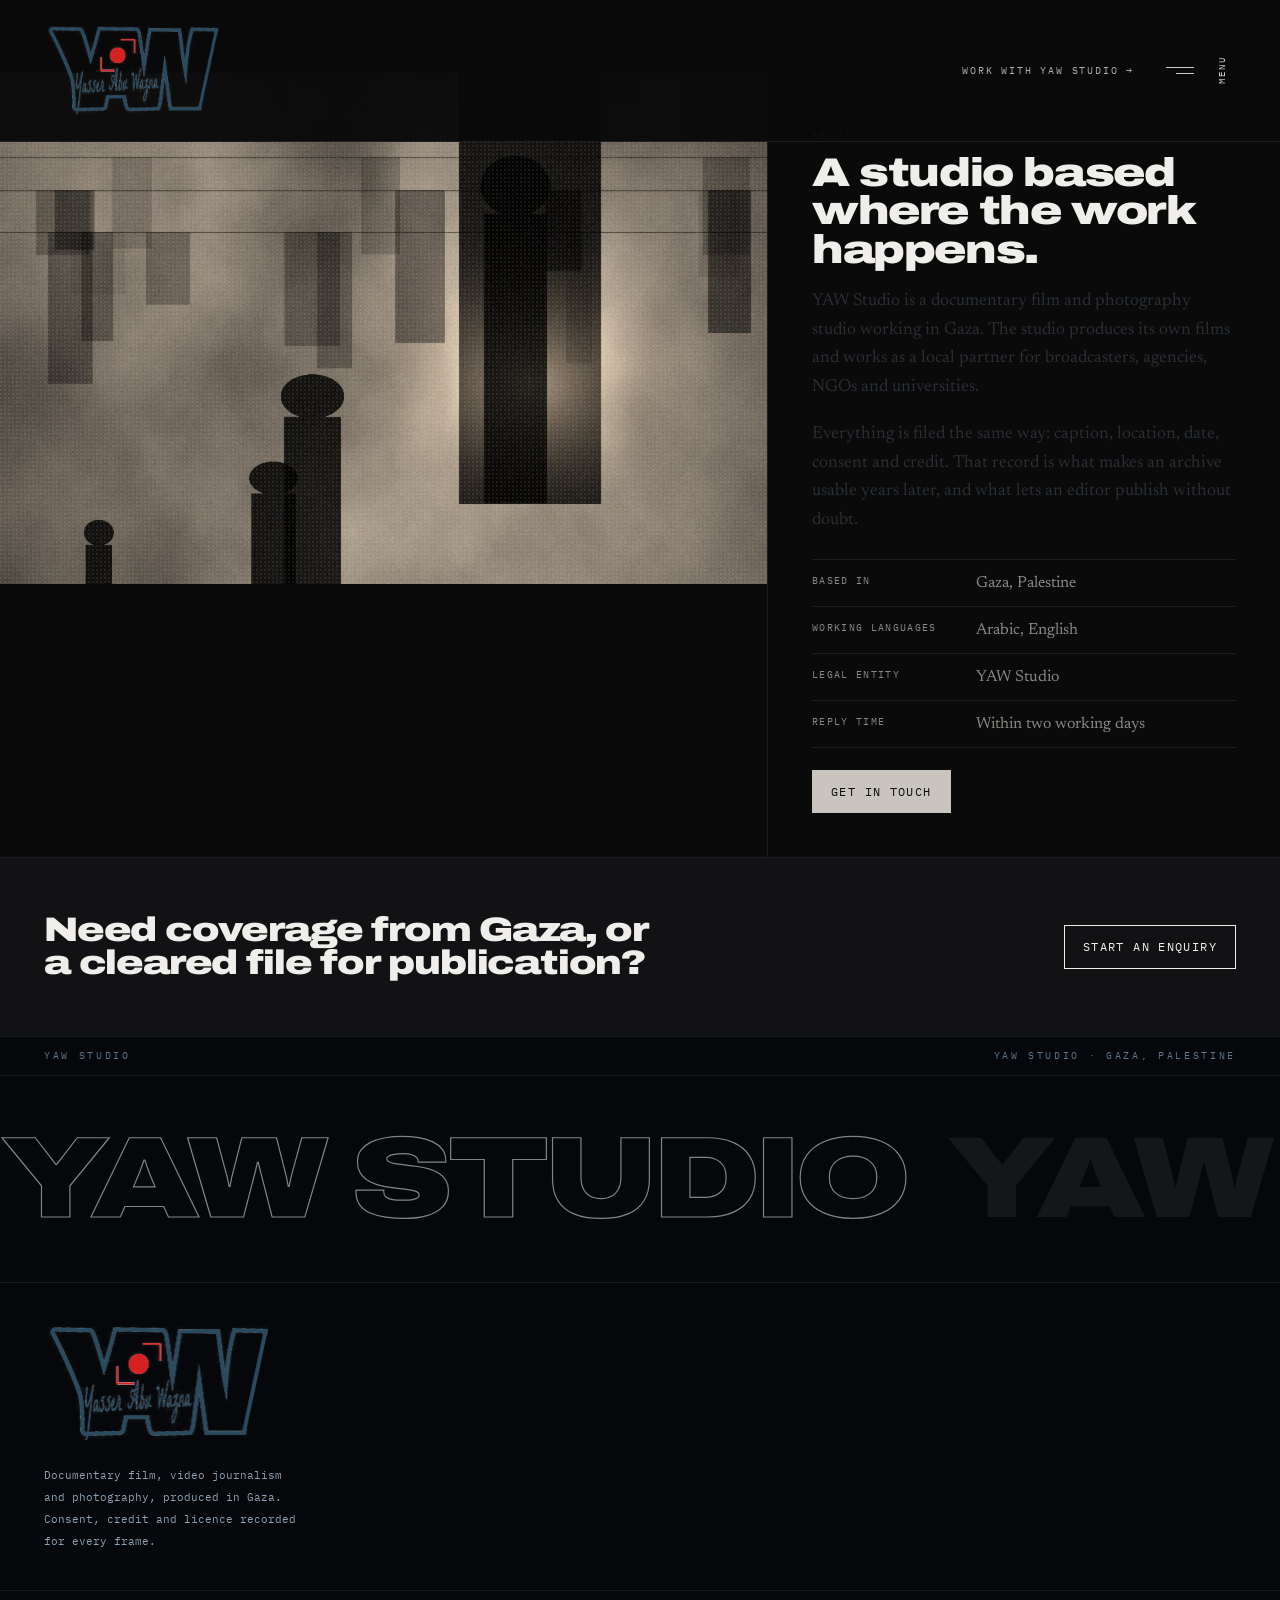
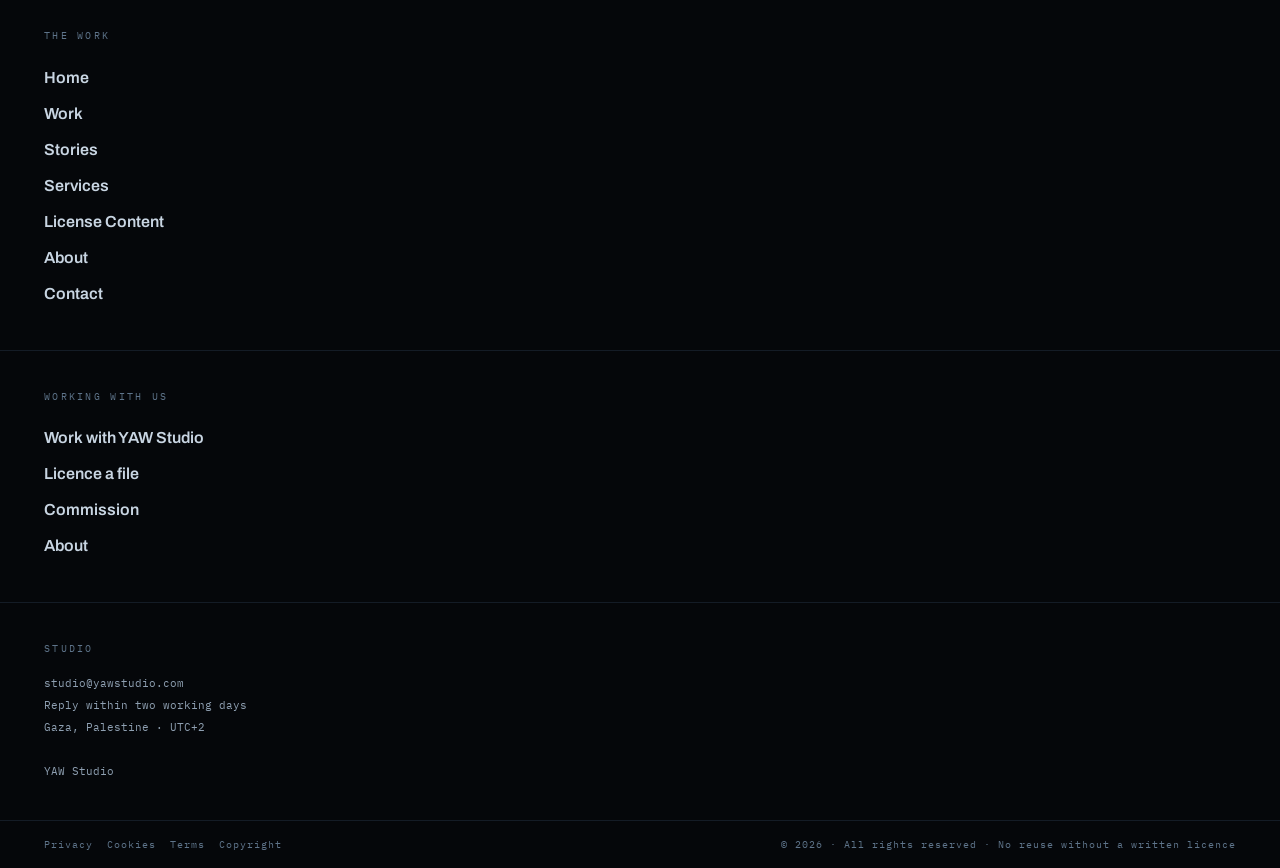
<file: about.html>
<!doctype html>
<html lang="en">
<head>
<meta charset="utf-8">
<meta name="viewport" content="width=device-width, initial-scale=1">
<title>About &mdash; YAW STUDIO</title>
<meta name="description" content="YAW Studio is a documentary film and photography studio based in Gaza.">
<meta property="og:title" content="About — YAW STUDIO">
<meta property="og:description" content="YAW Studio is a documentary film and photography studio based in Gaza.">
<meta property="og:type" content="website">
<link rel="preconnect" href="https://fonts.googleapis.com"><link rel="preconnect" href="https://fonts.gstatic.com" crossorigin><link href="https://fonts.googleapis.com/css2?family=Archivo:ital,wdth,wght@0,62..125,100..900;1,62..125,100..900&family=IBM+Plex+Mono:wght@400;500&family=Newsreader:ital,opsz,wght@0,6..72,200..700;1,6..72,200..600&display=swap" rel="stylesheet">
<link rel="icon" href="assets/logo/favicon-512.png">
<link rel="apple-touch-icon" href="assets/logo/favicon-512.png">
<link rel="stylesheet" href="assets/style.css">
<link rel="stylesheet" href="assets/home.css">
</head>
<body>
<a class="skip" href="#main">Skip to content</a>
<header class="hdr">
  <a class="brand" href="index.html" aria-label="YAW STUDIO — home">
    <img class="mark" src="assets/logo/yaw-logo-ink.png" alt="" aria-hidden="true" width="924" height="458">
  </a>
  <div class="hdr-actions">
    <a class="hdr-cta" href="contact.html">Work with YAW Studio &rarr;</a>
    <button class="menu-btn" id="menuBtn" type="button" aria-expanded="false" aria-controls="menuRoom" aria-label="Open menu">
      <span class="menu-frame"><span class="menu-line"></span><span class="menu-line short"></span><span class="menu-tag">Menu</span></span>
    </button>
  </div>
  <nav aria-label="Main" hidden><a href="index.html">Home</a><a href="work.html">Work</a><a href="story.html">Stories</a><a href="services.html">Services</a><a href="licensing.html">License Content</a><a href="about.html" aria-current="page">About</a><a href="contact.html">Contact</a></nav>
</header>
<div class="overlay" id="menuRoom" aria-hidden="true">
  <div class="sweep"></div>
  <div class="top">
    <img  src="assets/logo/yaw-logo-ink.png" alt="" aria-hidden="true" width="924" height="458">
    <button class="close" id="menuClose" type="button">Close &times;</button>
  </div>
  <div class="list"><a href="index.html" data-i="0"><span class="k">01</span><span class="w"><b>Home</b></span><span class="d">YAW Studio &middot; Gaza</span></a><a href="work.html" data-i="1"><span class="k">02</span><span class="w"><b>Work</b></span><span class="d">Photography &middot; frames</span></a><a href="story.html" data-i="2"><span class="k">03</span><span class="w"><b>Stories</b></span><span class="d">Reported &middot; written &middot; photographed</span></a><a href="services.html" data-i="3"><span class="k">04</span><span class="w"><b>Services</b></span><span class="d">Commission &middot; production</span></a><a href="licensing.html" data-i="4"><span class="k">05</span><span class="w"><b>License Content</b></span><span class="d">Cleared stills &amp; footage</span></a><a href="about.html" data-i="5"><span class="k">06</span><span class="w"><b>About</b></span><span class="d">YAW Studio &middot; Gaza</span></a><a href="contact.html" data-i="6"><span class="k">07</span><span class="w"><b>Contact</b></span><span class="d">Discovery &middot; enquiries</span></a></div>
  <div class="view"><div class="lay on"><div class="ph"><img src="images/hero-main.jpg" alt="Home" loading="lazy"></div></div><div class="lay"><div class="ph c"><img src="images/frame-03.jpg" alt="Work" loading="lazy"></div></div><div class="lay"><div class="ph b"><img src="images/story-01.jpg" alt="Stories" loading="lazy"></div></div><div class="lay"><div class="ph"><img src="images/w04.jpg" alt="Services" loading="lazy"></div></div><div class="lay"><div class="ph d"><img src="images/frame-01.jpg" alt="License Content" loading="lazy"></div></div><div class="lay"><div class="ph c"><img src="images/portrait.jpg" alt="About" loading="lazy"></div></div><div class="lay"><div class="ph b"><img src="images/film-04.jpg" alt="Contact" loading="lazy"></div></div></div>
  <div class="foot"><span>YAW Studio</span>
  <span>studio@yawstudio.com</span><span>Gaza, Palestine</span></div>
</div>
<main id="main">
<div class="story">
  <div class="col-a">
    <div class="ph c"><img src="images/portrait.jpg" alt="Portrait — YAW Studio" loading="lazy"></div>
  </div>
  <div class="col-b">
    <p class="eyebrow" style="color:var(--signal)">About</p>
    <h1 class="disp">A studio based where the work happens.</h1>
    <p style="font-family:var(--read);font-size:17.5px;line-height:1.65;color:#2A2F34">
      YAW Studio is a documentary film and photography studio working in Gaza.
      The studio produces its own films and works as a local partner for broadcasters, agencies, NGOs and universities.</p>
    <p style="font-family:var(--read);font-size:17.5px;line-height:1.65;color:#2A2F34;margin-top:16px">
      Everything is filed the same way: caption, location, date, consent and credit. That record is what makes an archive
      usable years later, and what lets an editor publish without doubt.</p>
    <dl class="facts">
      <div><dt>Based in</dt><dd>Gaza, Palestine</dd></div>
      <div><dt>Working languages</dt><dd>Arabic, English</dd></div>
      <div><dt>Legal entity</dt><dd>YAW Studio</dd></div>
      <div><dt>Reply time</dt><dd>Within two working days</dd></div>
    </dl>
    <div class="btnrow" style="padding:22px 0 0">
      <a class="btn fill" href="contact.html">Get in touch</a>
    </div>
  </div>
</div>

<section class="band">
  <h2 class="disp">Need coverage from Gaza, or a cleared file for publication?</h2>
  <a class="btn" href="contact.html">Start an enquiry</a>
</section>
</main>
<footer class="endcard">
  <div class="slateline">
    <span>YAW STUDIO</span>
    <span>YAW Studio &middot; Gaza, Palestine</span>
    <span class="tc2"></span>
  </div>
  <div class="roll"><div class="rn">
    <span>YAW STUDIO</span><span>YAW STUDIO</span><span>YAW STUDIO</span><span>YAW STUDIO</span><span>YAW STUDIO</span><span>YAW STUDIO</span><span>YAW STUDIO</span><span>YAW STUDIO</span>
  </div></div>
  <div class="cols">
    <div class="cell">
      <img class="lock" src="assets/logo/yaw-logo-ink.png" alt="YAW STUDIO" width="924" height="458">
      <p>Documentary film, video journalism<br>and photography, produced in Gaza.<br>Consent, credit and licence recorded<br>for every frame.</p>
    </div>
    <div class="cell"><h4>The work</h4>
      <a href="index.html">Home</a><a href="work.html">Work</a>
      <a href="story.html">Stories</a><a href="services.html">Services</a>
      <a href="licensing.html">License Content</a><a href="about.html">About</a>
      <a href="contact.html">Contact</a></div>
    <div class="cell"><h4>Working with us</h4>
      <a href="contact.html">Work with YAW Studio</a><a href="licensing.html">Licence a file</a>
      <a href="services.html">Commission</a><a href="about.html">About</a></div>
    <div class="cell"><h4>Studio</h4>
      <p>studio@yawstudio.com<br>Reply within two working days<br>Gaza, Palestine &middot; UTC+2<br><br>
      YAW Studio</p></div>
  </div>
  <div class="base">
    <div><a href="legal.html#privacy">Privacy</a><a href="legal.html#cookies">Cookies</a><a href="legal.html#terms">Terms</a><a href="legal.html#copyright">Copyright</a></div>
    <div>&copy; 2026 &middot; All rights reserved &middot; No reuse without a written licence</div>
  </div>
</footer>
<script src="assets/site.js"></script>
<script src="assets/site.js"></script>
<script src="assets/site.js"></script>
</body>
</html>
</file>
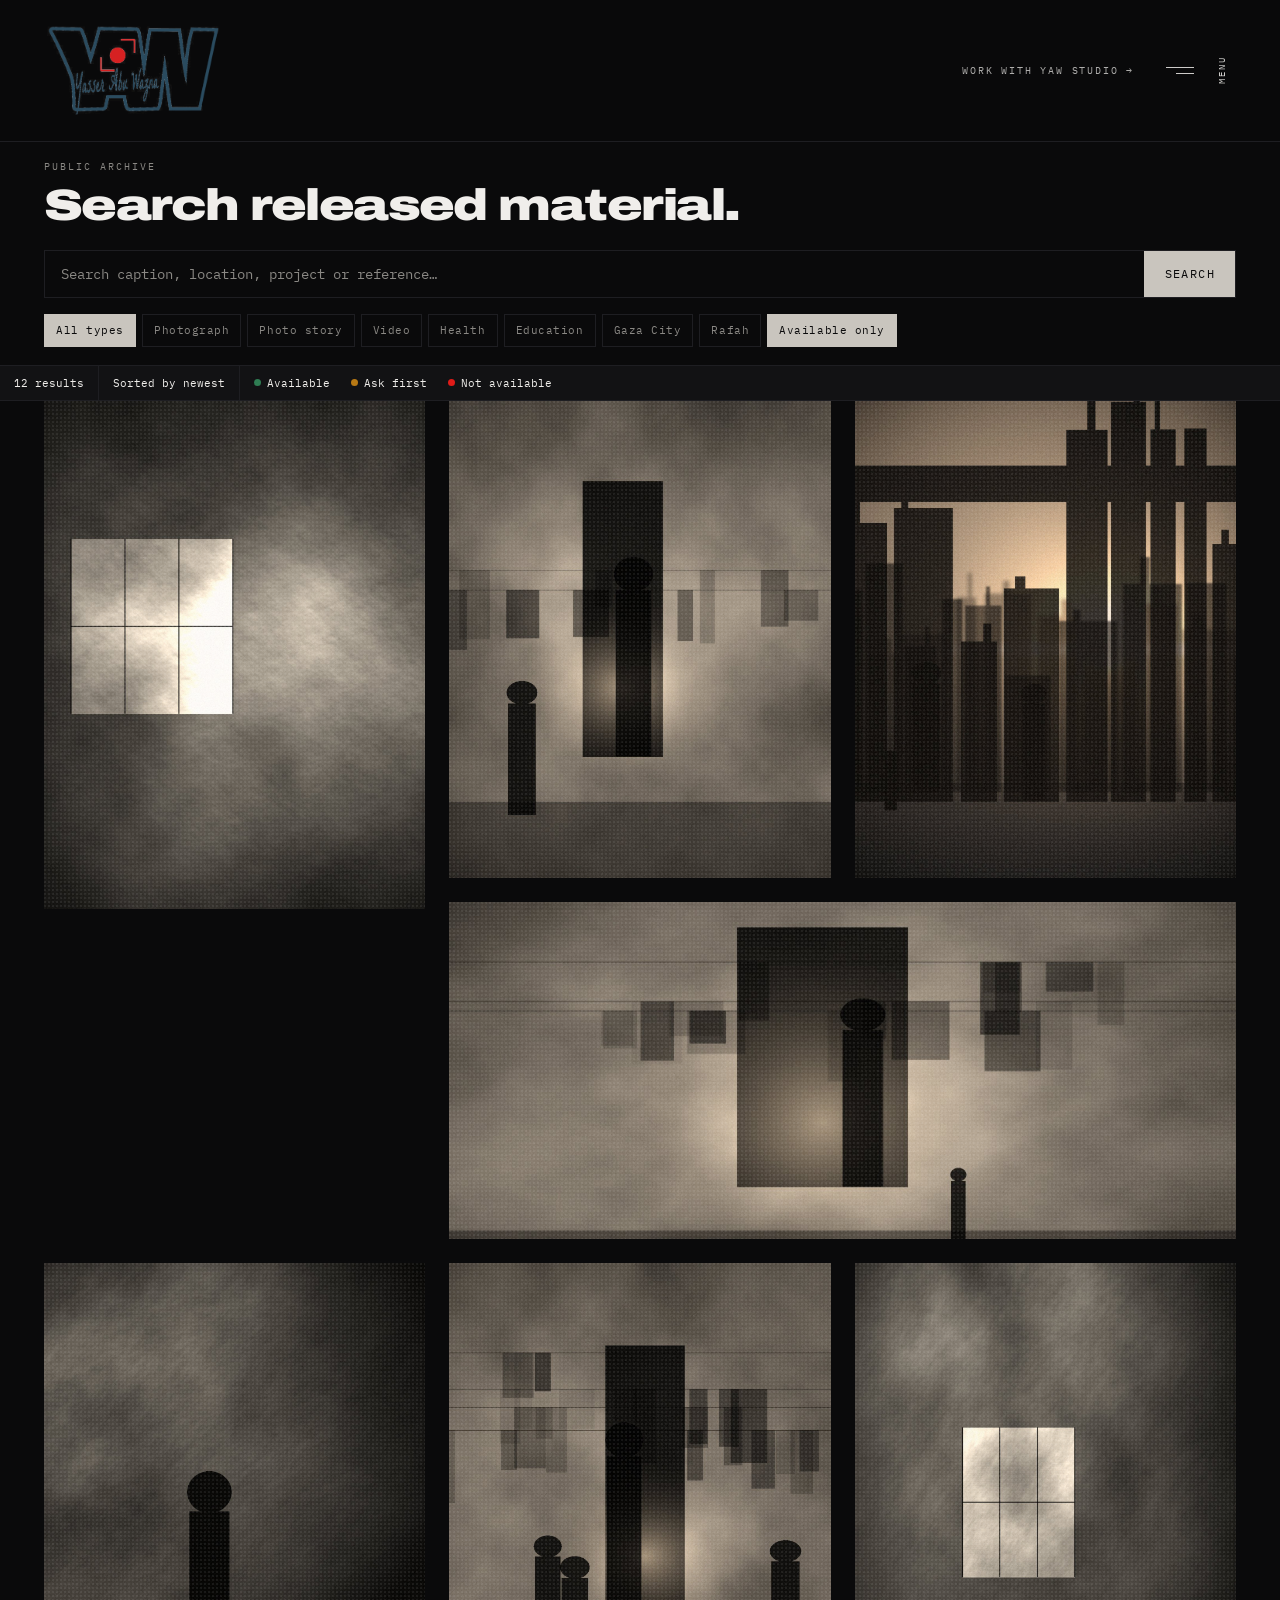
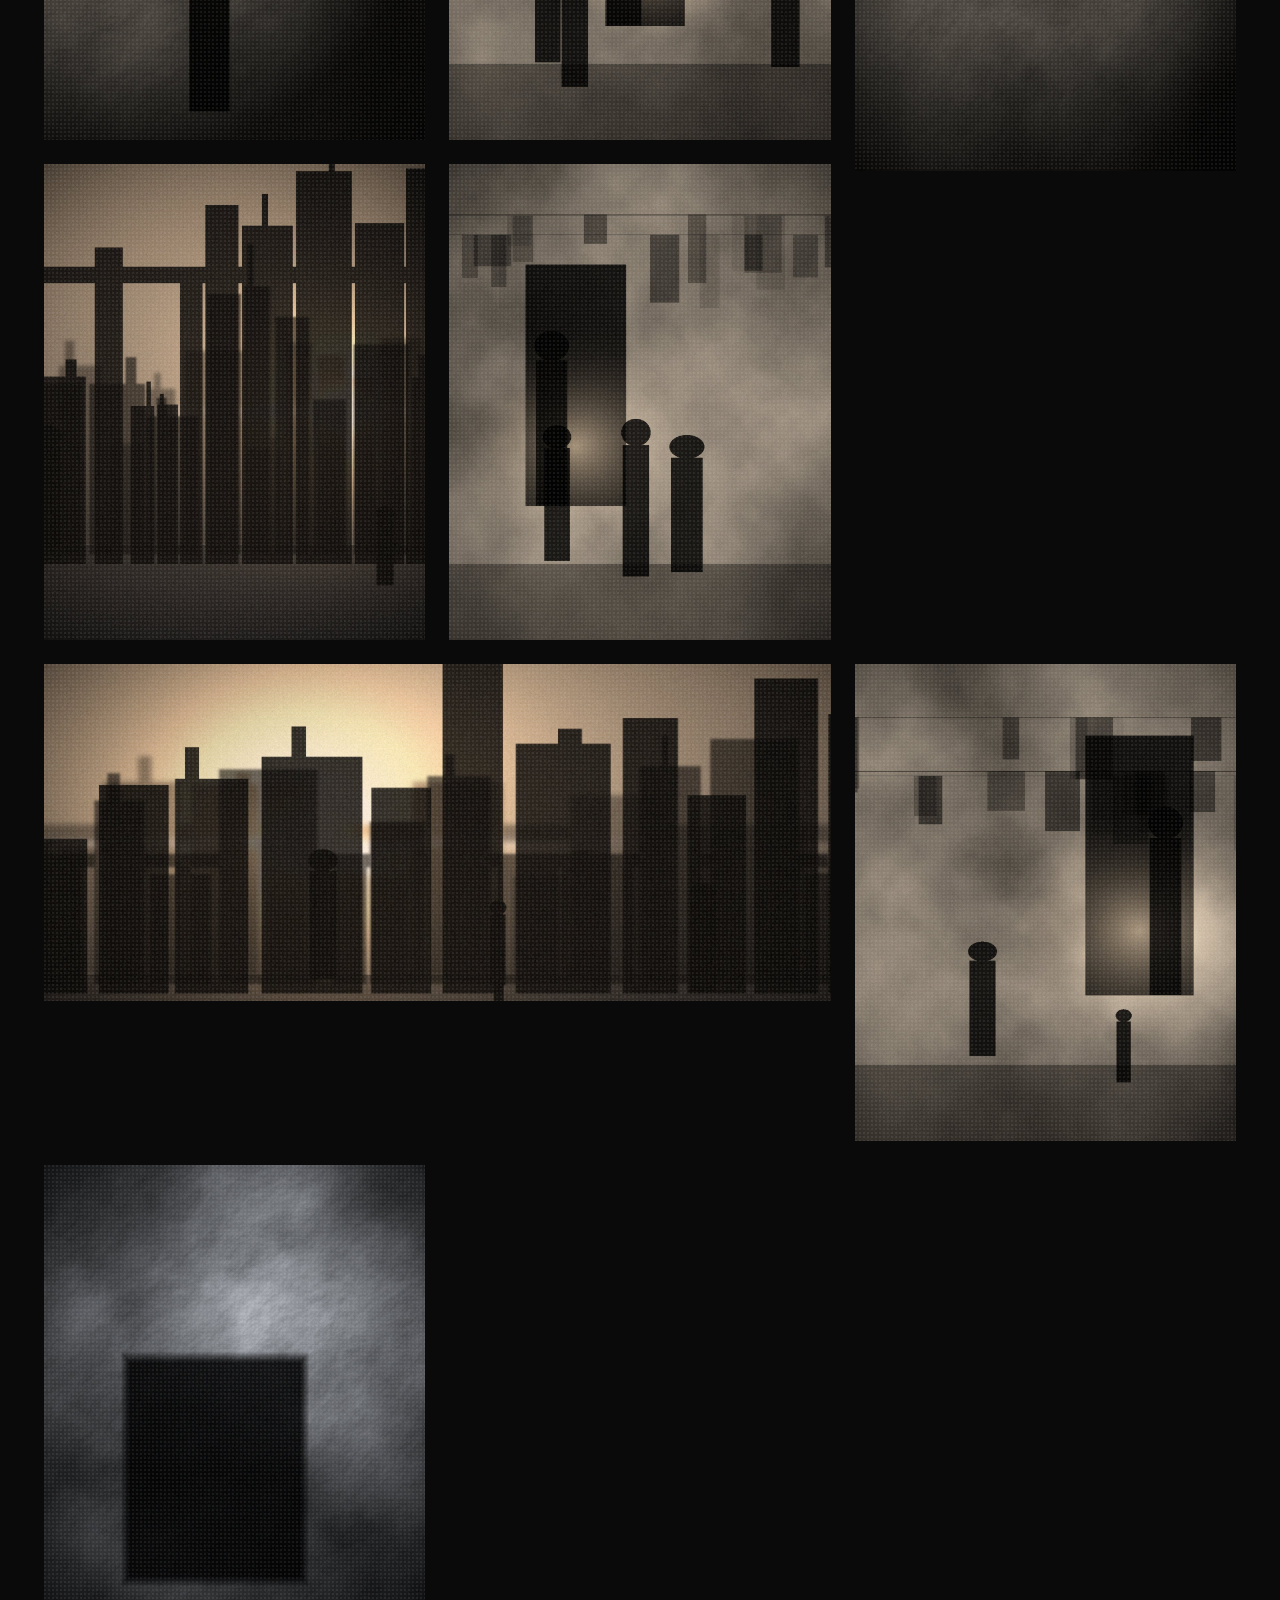
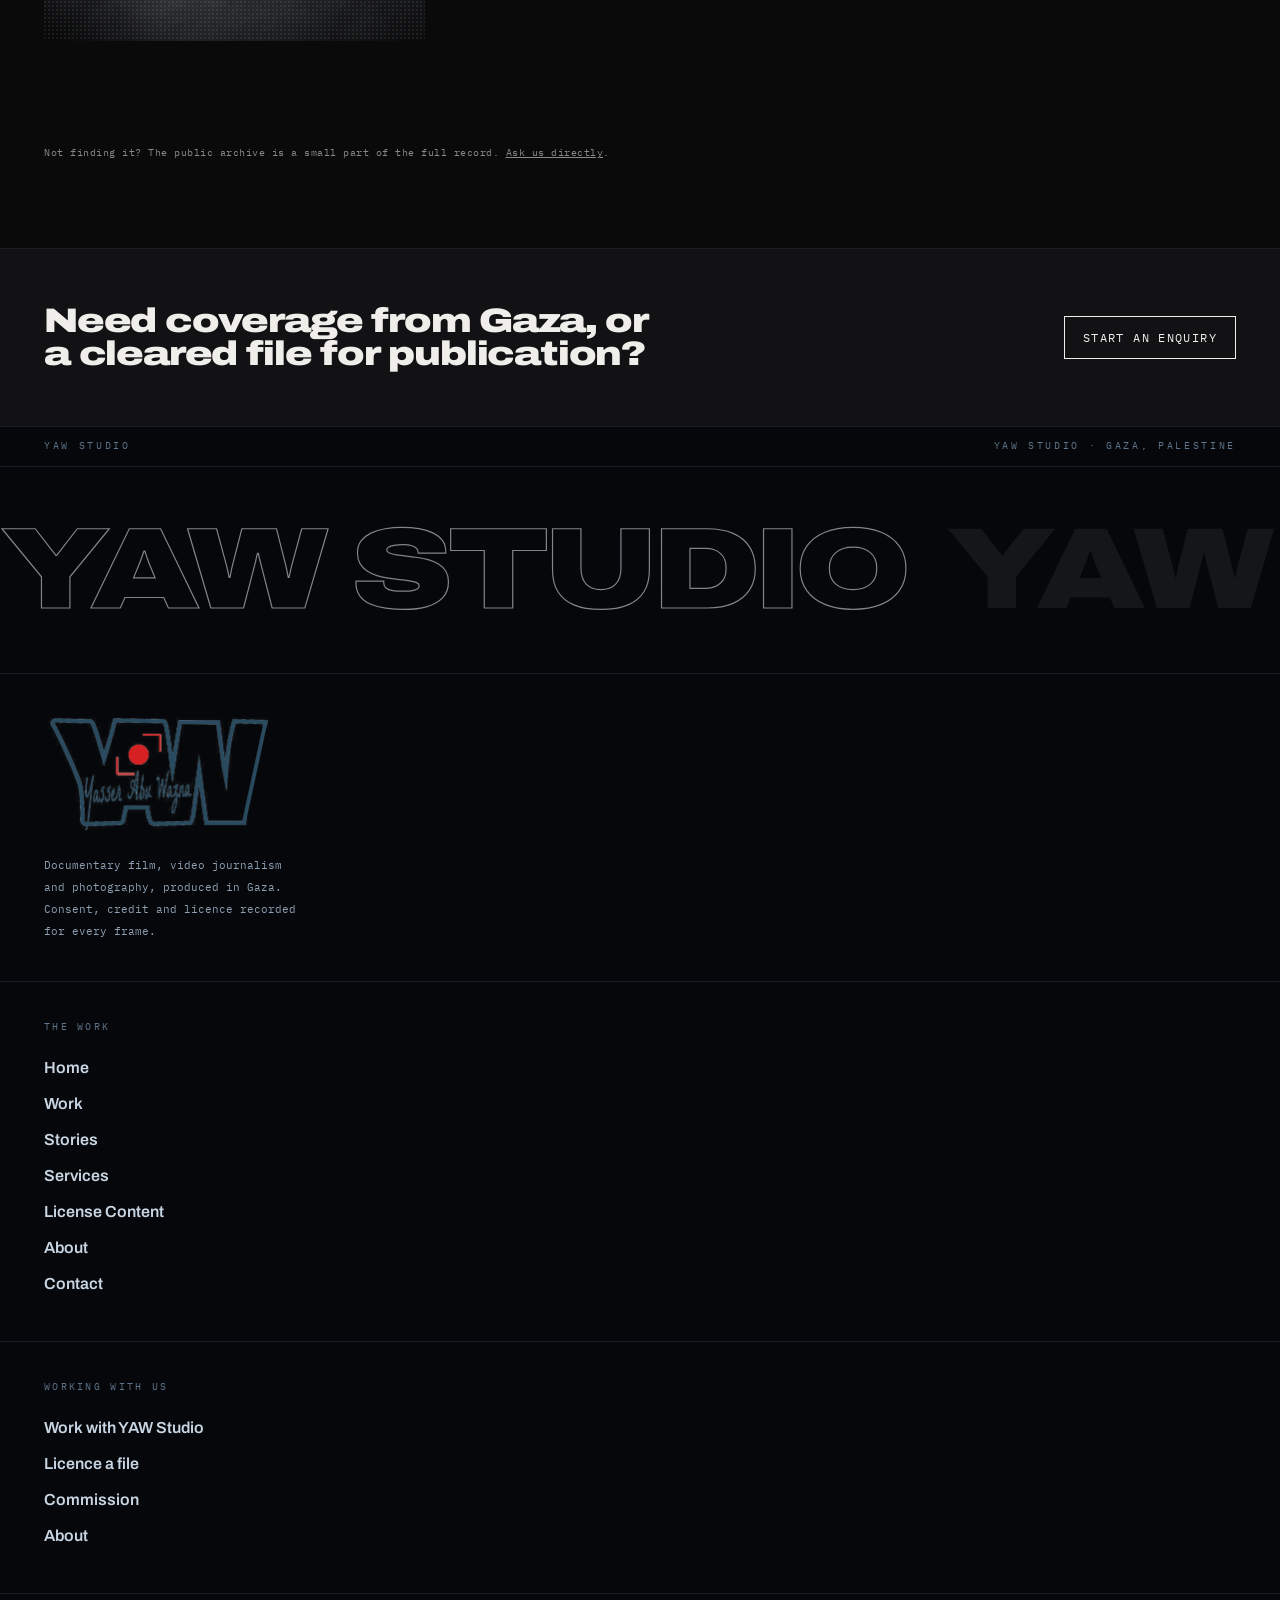
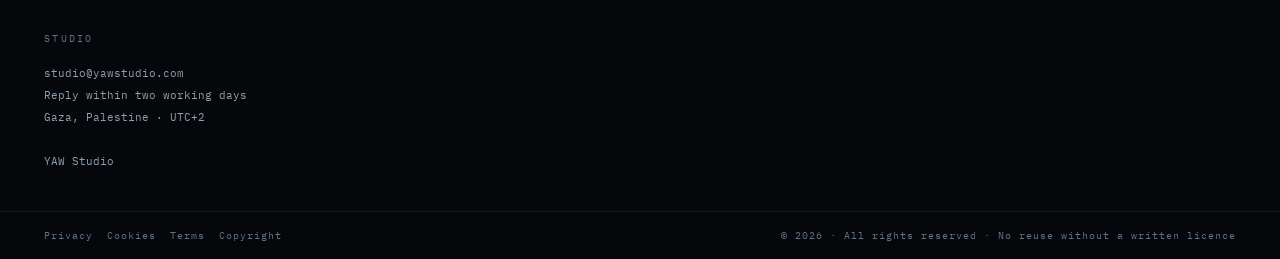
<file: archive.html>
<!doctype html>
<html lang="en">
<head>
<meta charset="utf-8">
<meta name="viewport" content="width=device-width, initial-scale=1">
<title>Archive &mdash; YAW STUDIO</title>
<meta name="description" content="Search released photographs, photo stories and video from Gaza by topic, place, date and rights status.">
<meta property="og:title" content="Archive — YAW STUDIO">
<meta property="og:description" content="Search released photographs, photo stories and video from Gaza by topic, place, date and rights status.">
<meta property="og:type" content="website">
<link rel="preconnect" href="https://fonts.googleapis.com"><link rel="preconnect" href="https://fonts.gstatic.com" crossorigin><link href="https://fonts.googleapis.com/css2?family=Archivo:ital,wdth,wght@0,62..125,100..900;1,62..125,100..900&family=IBM+Plex+Mono:wght@400;500&family=Newsreader:ital,opsz,wght@0,6..72,200..700;1,6..72,200..600&display=swap" rel="stylesheet">
<link rel="icon" href="assets/logo/favicon-512.png">
<link rel="apple-touch-icon" href="assets/logo/favicon-512.png">
<link rel="stylesheet" href="assets/style.css">
<link rel="stylesheet" href="assets/home.css">
</head>
<body>
<a class="skip" href="#main">Skip to content</a>
<header class="hdr">
  <a class="brand" href="index.html" aria-label="YAW STUDIO — home">
    <img class="mark" src="assets/logo/yaw-logo-ink.png" alt="" aria-hidden="true" width="924" height="458">
  </a>
  <div class="hdr-actions">
    <a class="hdr-cta" href="contact.html">Work with YAW Studio &rarr;</a>
    <button class="menu-btn" id="menuBtn" type="button" aria-expanded="false" aria-controls="menuRoom" aria-label="Open menu">
      <span class="menu-frame"><span class="menu-line"></span><span class="menu-line short"></span><span class="menu-tag">Menu</span></span>
    </button>
  </div>
  <nav aria-label="Main" hidden><a href="index.html">Home</a><a href="work.html">Work</a><a href="story.html">Stories</a><a href="services.html">Services</a><a href="licensing.html">License Content</a><a href="about.html">About</a><a href="contact.html">Contact</a></nav>
</header>
<div class="overlay" id="menuRoom" aria-hidden="true">
  <div class="sweep"></div>
  <div class="top">
    <img  src="assets/logo/yaw-logo-ink.png" alt="" aria-hidden="true" width="924" height="458">
    <button class="close" id="menuClose" type="button">Close &times;</button>
  </div>
  <div class="list"><a href="index.html" data-i="0"><span class="k">01</span><span class="w"><b>Home</b></span><span class="d">YAW Studio &middot; Gaza</span></a><a href="work.html" data-i="1"><span class="k">02</span><span class="w"><b>Work</b></span><span class="d">Photography &middot; frames</span></a><a href="story.html" data-i="2"><span class="k">03</span><span class="w"><b>Stories</b></span><span class="d">Reported &middot; written &middot; photographed</span></a><a href="services.html" data-i="3"><span class="k">04</span><span class="w"><b>Services</b></span><span class="d">Commission &middot; production</span></a><a href="licensing.html" data-i="4"><span class="k">05</span><span class="w"><b>License Content</b></span><span class="d">Cleared stills &amp; footage</span></a><a href="about.html" data-i="5"><span class="k">06</span><span class="w"><b>About</b></span><span class="d">YAW Studio &middot; Gaza</span></a><a href="contact.html" data-i="6"><span class="k">07</span><span class="w"><b>Contact</b></span><span class="d">Discovery &middot; enquiries</span></a></div>
  <div class="view"><div class="lay on"><div class="ph"><img src="images/hero-main.jpg" alt="Home" loading="lazy"></div></div><div class="lay"><div class="ph c"><img src="images/frame-03.jpg" alt="Work" loading="lazy"></div></div><div class="lay"><div class="ph b"><img src="images/story-01.jpg" alt="Stories" loading="lazy"></div></div><div class="lay"><div class="ph"><img src="images/w04.jpg" alt="Services" loading="lazy"></div></div><div class="lay"><div class="ph d"><img src="images/frame-01.jpg" alt="License Content" loading="lazy"></div></div><div class="lay"><div class="ph c"><img src="images/portrait.jpg" alt="About" loading="lazy"></div></div><div class="lay"><div class="ph b"><img src="images/film-04.jpg" alt="Contact" loading="lazy"></div></div></div>
  <div class="foot"><span>YAW Studio</span>
  <span>studio@yawstudio.com</span><span>Gaza, Palestine</span></div>
</div>
<main id="main">
<section class="sec flush" style="border-top:0">
  <div class="sec-head">
    <div><p class="eyebrow">Public archive</p><h2 class="disp">Search released material.</h2></div>
  </div>
  <form class="search" role="search" onsubmit="return false">
    <label class="skip" for="q">Search the archive</label>
    <input id="q" type="search" placeholder="Search caption, location, project or reference…">
    <button class="btn fill" type="submit">Search</button>
  </form>
  <div class="chips" data-filter>
    <button class="chip" aria-pressed="true">All types</button>
    <button class="chip" aria-pressed="false">Photograph</button>
    <button class="chip" aria-pressed="false">Photo story</button>
    <button class="chip" aria-pressed="false">Video</button>
    <button class="chip" aria-pressed="false">Health</button>
    <button class="chip" aria-pressed="false">Education</button>
    <button class="chip" aria-pressed="false">Gaza City</button>
    <button class="chip" aria-pressed="false">Rafah</button>
    <button class="chip" aria-pressed="true">Available only</button>
  </div>
  <div class="strip">
    <div>12 results</div>
    <div>Sorted by newest</div>
    <div><span class="dot go"></span>Available &nbsp; <span class="dot ask"></span>Ask first &nbsp; <span class="dot no"></span>Not available</div>
  </div>
  <div class="wall">
<a class="cell tall" href="story.html"><div class="ph "><img src="images/w01.jpg" alt="Clinic corridor, second week" loading="lazy"></div><div class="meta"><b>Clinic corridor, second week</b>Gaza City &middot; YAW-P-2261<br><span class="dot go"></span><i>Available</i></div></a>
<a class="cell " href="story.html"><div class="ph b"><img src="images/w02.jpg" alt="Morning water queue" loading="lazy"></div><div class="meta"><b>Morning water queue</b>Khan Younis &middot; YAW-P-2270<br><span class="dot go"></span><i>Available</i></div></a>
<a class="cell " href="story.html"><div class="ph c"><img src="images/w03.jpg" alt="Class of forty-two" loading="lazy"></div><div class="meta"><b>Class of forty-two</b>Gaza City &middot; YAW-P-2277<br><span class="dot go"></span><i>Available</i></div></a>
<a class="cell wide" href="story.html"><div class="ph d"><img src="images/w04.jpg" alt="Vaccination day" loading="lazy"></div><div class="meta"><b>Vaccination day</b>North Gaza &middot; YAW-P-2284<br><span class="dot go"></span><i>Available</i></div></a>
<a class="cell " href="story.html"><div class="ph "><img src="images/w05.jpg" alt="Nurse on a night shift" loading="lazy"></div><div class="meta"><b>Nurse on a night shift</b>Rafah &middot; YAW-P-2291<br><span class="dot ask"></span><i>Ask first</i></div></a>
<a class="cell " href="story.html"><div class="ph b"><img src="images/w06.jpg" alt="Water tanks on the roof" loading="lazy"></div><div class="meta"><b>Water tanks on the roof</b>Khan Younis &middot; YAW-P-2298<br><span class="dot go"></span><i>Available</i></div></a>
<a class="cell tall" href="story.html"><div class="ph c"><img src="images/w07.jpg" alt="Pharmacy stock count" loading="lazy"></div><div class="meta"><b>Pharmacy stock count</b>Gaza City &middot; YAW-P-2305<br><span class="dot go"></span><i>Available</i></div></a>
<a class="cell " href="story.html"><div class="ph d"><img src="images/w08.jpg" alt="Fishermen, first light" loading="lazy"></div><div class="meta"><b>Fishermen, first light</b>Gaza port &middot; YAW-P-2312<br><span class="dot go"></span><i>Available</i></div></a>
<a class="cell " href="story.html"><div class="ph "><img src="images/w09.jpg" alt="The prosthetics workshop" loading="lazy"></div><div class="meta"><b>The prosthetics workshop</b>Rafah &middot; YAW-PS-0418<br><span class="dot ask"></span><i>Ask first</i></div></a>
<a class="cell wide" href="story.html"><div class="ph b"><img src="images/w10.jpg" alt="Bread before dawn" loading="lazy"></div><div class="meta"><b>Bread before dawn</b>Gaza City &middot; YAW-PS-0402<br><span class="dot go"></span><i>Available</i></div></a>
<a class="cell " href="story.html"><div class="ph c"><img src="images/w11.jpg" alt="Winter shelter, day one" loading="lazy"></div><div class="meta"><b>Winter shelter, day one</b>Khan Younis &middot; YAW-P-2326<br><span class="dot go"></span><i>Available</i></div></a>
<a class="cell " href="story.html"><div class="ph d"><img src="images/w12.jpg" alt="A school in a warehouse" loading="lazy"></div><div class="meta"><b>A school in a warehouse</b>Deir al-Balah &middot; YAW-P-2333<br><span class="dot go"></span><i>Available</i></div></a>
</div>
  <p class="figcap" style="padding-top:16px">
    Not finding it? The public archive is a small part of the full record. <a href="contact.html">Ask us directly</a>.</p>
</section>

<section class="band">
  <h2 class="disp">Need coverage from Gaza, or a cleared file for publication?</h2>
  <a class="btn" href="contact.html">Start an enquiry</a>
</section>
</main>
<footer class="endcard">
  <div class="slateline">
    <span>YAW STUDIO</span>
    <span>YAW Studio &middot; Gaza, Palestine</span>
    <span class="tc2"></span>
  </div>
  <div class="roll"><div class="rn">
    <span>YAW STUDIO</span><span>YAW STUDIO</span><span>YAW STUDIO</span><span>YAW STUDIO</span><span>YAW STUDIO</span><span>YAW STUDIO</span><span>YAW STUDIO</span><span>YAW STUDIO</span>
  </div></div>
  <div class="cols">
    <div class="cell">
      <img class="lock" src="assets/logo/yaw-logo-ink.png" alt="YAW STUDIO" width="924" height="458">
      <p>Documentary film, video journalism<br>and photography, produced in Gaza.<br>Consent, credit and licence recorded<br>for every frame.</p>
    </div>
    <div class="cell"><h4>The work</h4>
      <a href="index.html">Home</a><a href="work.html">Work</a>
      <a href="story.html">Stories</a><a href="services.html">Services</a>
      <a href="licensing.html">License Content</a><a href="about.html">About</a>
      <a href="contact.html">Contact</a></div>
    <div class="cell"><h4>Working with us</h4>
      <a href="contact.html">Work with YAW Studio</a><a href="licensing.html">Licence a file</a>
      <a href="services.html">Commission</a><a href="about.html">About</a></div>
    <div class="cell"><h4>Studio</h4>
      <p>studio@yawstudio.com<br>Reply within two working days<br>Gaza, Palestine &middot; UTC+2<br><br>
      YAW Studio</p></div>
  </div>
  <div class="base">
    <div><a href="legal.html#privacy">Privacy</a><a href="legal.html#cookies">Cookies</a><a href="legal.html#terms">Terms</a><a href="legal.html#copyright">Copyright</a></div>
    <div>&copy; 2026 &middot; All rights reserved &middot; No reuse without a written licence</div>
  </div>
</footer>
<script src="assets/site.js"></script>
<script src="assets/site.js"></script>
<script src="assets/site.js"></script>
<script src="assets/site.js"></script>
</body>
</html>
</file>
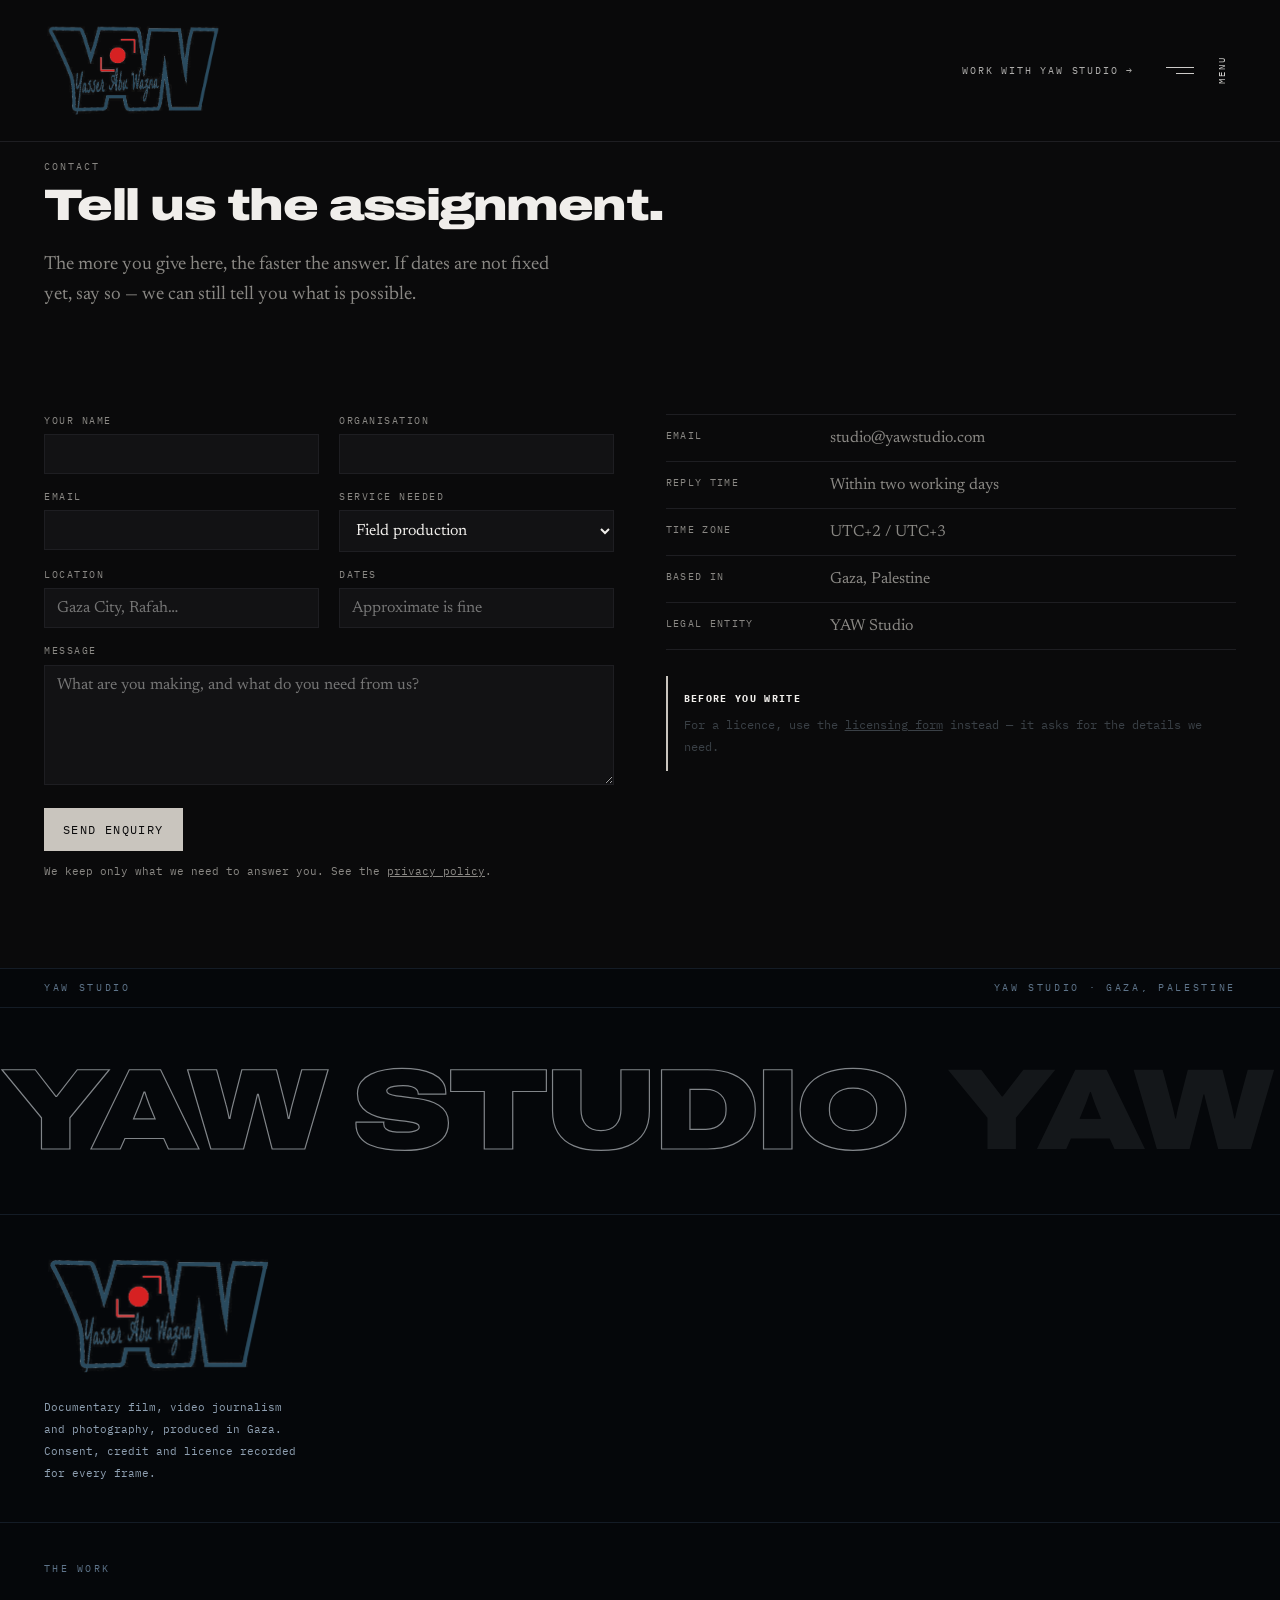
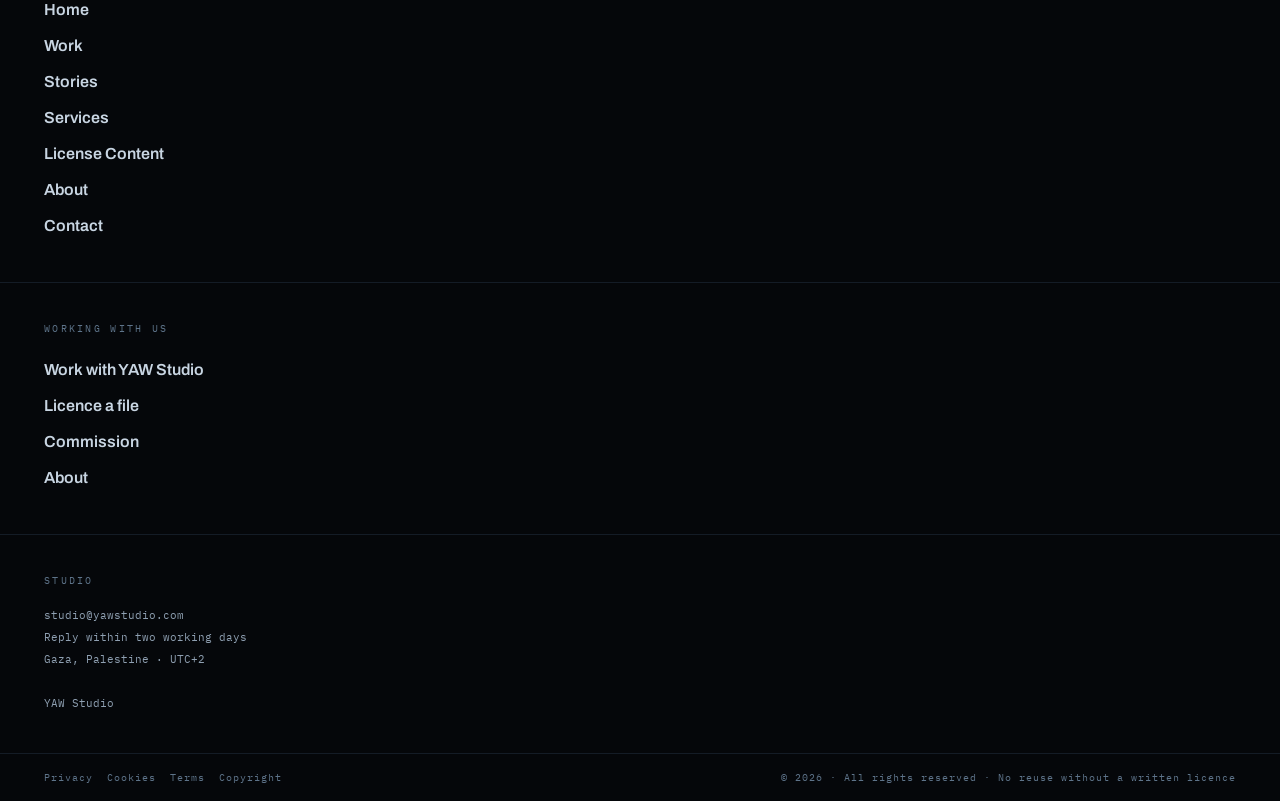
<file: contact.html>
<!doctype html>
<html lang="en">
<head>
<meta charset="utf-8">
<meta name="viewport" content="width=device-width, initial-scale=1">
<title>Contact &mdash; YAW STUDIO</title>
<meta name="description" content="Commission field production, documentary work or humanitarian media from Gaza, or ask about an archive licence.">
<meta property="og:title" content="Contact — YAW STUDIO">
<meta property="og:description" content="Commission field production, documentary work or humanitarian media from Gaza, or ask about an archive licence.">
<meta property="og:type" content="website">
<link rel="preconnect" href="https://fonts.googleapis.com"><link rel="preconnect" href="https://fonts.gstatic.com" crossorigin><link href="https://fonts.googleapis.com/css2?family=Archivo:ital,wdth,wght@0,62..125,100..900;1,62..125,100..900&family=IBM+Plex+Mono:wght@400;500&family=Newsreader:ital,opsz,wght@0,6..72,200..700;1,6..72,200..600&display=swap" rel="stylesheet">
<link rel="icon" href="assets/logo/favicon-512.png">
<link rel="apple-touch-icon" href="assets/logo/favicon-512.png">
<link rel="stylesheet" href="assets/style.css">
<link rel="stylesheet" href="assets/home.css">
</head>
<body>
<a class="skip" href="#main">Skip to content</a>
<header class="hdr">
  <a class="brand" href="index.html" aria-label="YAW STUDIO — home">
    <img class="mark" src="assets/logo/yaw-logo-ink.png" alt="" aria-hidden="true" width="924" height="458">
  </a>
  <div class="hdr-actions">
    <a class="hdr-cta" href="contact.html">Work with YAW Studio &rarr;</a>
    <button class="menu-btn" id="menuBtn" type="button" aria-expanded="false" aria-controls="menuRoom" aria-label="Open menu">
      <span class="menu-frame"><span class="menu-line"></span><span class="menu-line short"></span><span class="menu-tag">Menu</span></span>
    </button>
  </div>
  <nav aria-label="Main" hidden><a href="index.html">Home</a><a href="work.html">Work</a><a href="story.html">Stories</a><a href="services.html">Services</a><a href="licensing.html">License Content</a><a href="about.html">About</a><a href="contact.html" aria-current="page">Contact</a></nav>
</header>
<div class="overlay" id="menuRoom" aria-hidden="true">
  <div class="sweep"></div>
  <div class="top">
    <img  src="assets/logo/yaw-logo-ink.png" alt="" aria-hidden="true" width="924" height="458">
    <button class="close" id="menuClose" type="button">Close &times;</button>
  </div>
  <div class="list"><a href="index.html" data-i="0"><span class="k">01</span><span class="w"><b>Home</b></span><span class="d">YAW Studio &middot; Gaza</span></a><a href="work.html" data-i="1"><span class="k">02</span><span class="w"><b>Work</b></span><span class="d">Photography &middot; frames</span></a><a href="story.html" data-i="2"><span class="k">03</span><span class="w"><b>Stories</b></span><span class="d">Reported &middot; written &middot; photographed</span></a><a href="services.html" data-i="3"><span class="k">04</span><span class="w"><b>Services</b></span><span class="d">Commission &middot; production</span></a><a href="licensing.html" data-i="4"><span class="k">05</span><span class="w"><b>License Content</b></span><span class="d">Cleared stills &amp; footage</span></a><a href="about.html" data-i="5"><span class="k">06</span><span class="w"><b>About</b></span><span class="d">YAW Studio &middot; Gaza</span></a><a href="contact.html" data-i="6"><span class="k">07</span><span class="w"><b>Contact</b></span><span class="d">Discovery &middot; enquiries</span></a></div>
  <div class="view"><div class="lay on"><div class="ph"><img src="images/hero-main.jpg" alt="Home" loading="lazy"></div></div><div class="lay"><div class="ph c"><img src="images/frame-03.jpg" alt="Work" loading="lazy"></div></div><div class="lay"><div class="ph b"><img src="images/story-01.jpg" alt="Stories" loading="lazy"></div></div><div class="lay"><div class="ph"><img src="images/w04.jpg" alt="Services" loading="lazy"></div></div><div class="lay"><div class="ph d"><img src="images/frame-01.jpg" alt="License Content" loading="lazy"></div></div><div class="lay"><div class="ph c"><img src="images/portrait.jpg" alt="About" loading="lazy"></div></div><div class="lay"><div class="ph b"><img src="images/film-04.jpg" alt="Contact" loading="lazy"></div></div></div>
  <div class="foot"><span>YAW Studio</span>
  <span>studio@yawstudio.com</span><span>Gaza, Palestine</span></div>
</div>
<main id="main">
<section class="sec flush" style="border-top:0">
  <div class="sec-head">
    <div><p class="eyebrow">Contact</p><h2 class="disp">Tell us the assignment.</h2></div>
  </div>
  <p class="lede">The more you give here, the faster the answer. If dates are not fixed yet, say so &mdash; we can still tell you what is possible.</p>
</section>

<section class="sec" style="border-top:0;padding-top:0">
  <div class="split">
    <div>
      <form class="form" style="padding:0" data-form>
        <div><label for="n">Your name</label><input id="n" name="name"></div>
        <div><label for="o">Organisation</label><input id="o" name="org"></div>
        <div><label for="e">Email</label><input id="e" name="email" type="email"></div>
        <div><label for="s">Service needed</label>
          <select id="s" name="service">
            <option>Field production</option><option>Documentary</option>
            <option>Humanitarian media</option><option>Photography</option>
            <option>Archive licence</option><option>Something else</option>
          </select></div>
        <div><label for="l">Location</label><input id="l" name="location" placeholder="Gaza City, Rafah…"></div>
        <div><label for="d">Dates</label><input id="d" name="dates" placeholder="Approximate is fine"></div>
        <div class="full"><label for="m">Message</label><textarea id="m" name="message" placeholder="What are you making, and what do you need from us?"></textarea></div>
        <div class="full"><button class="btn fill" type="submit">Send enquiry</button>
          <p class="fine" style="margin-top:12px">We keep only what we need to answer you. See the <a href="legal.html#privacy">privacy policy</a>.</p></div>
      </form>
    </div>
    <div>
      <dl class="facts" style="margin-top:0">
        <div><dt>Email</dt><dd>studio@yawstudio.com</dd></div>
        <div><dt>Reply time</dt><dd>Within two working days</dd></div>
        <div><dt>Time zone</dt><dd>UTC+2 / UTC+3</dd></div>
        <div><dt>Based in</dt><dd>Gaza, Palestine</dd></div>
        <div><dt>Legal entity</dt><dd>YAW Studio</dd></div>
      </dl>
      <div class="rights" style="margin-top:26px">
        <b>Before you write</b>
        For a licence, use the <a href="licensing.html">licensing form</a> instead &mdash; it asks for the details we need.
      </div>
    </div>
  </div>
</section>
</main>
<footer class="endcard">
  <div class="slateline">
    <span>YAW STUDIO</span>
    <span>YAW Studio &middot; Gaza, Palestine</span>
    <span class="tc2"></span>
  </div>
  <div class="roll"><div class="rn">
    <span>YAW STUDIO</span><span>YAW STUDIO</span><span>YAW STUDIO</span><span>YAW STUDIO</span><span>YAW STUDIO</span><span>YAW STUDIO</span><span>YAW STUDIO</span><span>YAW STUDIO</span>
  </div></div>
  <div class="cols">
    <div class="cell">
      <img class="lock" src="assets/logo/yaw-logo-ink.png" alt="YAW STUDIO" width="924" height="458">
      <p>Documentary film, video journalism<br>and photography, produced in Gaza.<br>Consent, credit and licence recorded<br>for every frame.</p>
    </div>
    <div class="cell"><h4>The work</h4>
      <a href="index.html">Home</a><a href="work.html">Work</a>
      <a href="story.html">Stories</a><a href="services.html">Services</a>
      <a href="licensing.html">License Content</a><a href="about.html">About</a>
      <a href="contact.html">Contact</a></div>
    <div class="cell"><h4>Working with us</h4>
      <a href="contact.html">Work with YAW Studio</a><a href="licensing.html">Licence a file</a>
      <a href="services.html">Commission</a><a href="about.html">About</a></div>
    <div class="cell"><h4>Studio</h4>
      <p>studio@yawstudio.com<br>Reply within two working days<br>Gaza, Palestine &middot; UTC+2<br><br>
      YAW Studio</p></div>
  </div>
  <div class="base">
    <div><a href="legal.html#privacy">Privacy</a><a href="legal.html#cookies">Cookies</a><a href="legal.html#terms">Terms</a><a href="legal.html#copyright">Copyright</a></div>
    <div>&copy; 2026 &middot; All rights reserved &middot; No reuse without a written licence</div>
  </div>
</footer>
<script src="assets/site.js"></script>
<script src="assets/site.js"></script>
<script src="assets/site.js"></script>
<script src="assets/site.js"></script>
</body>
</html>
</file>
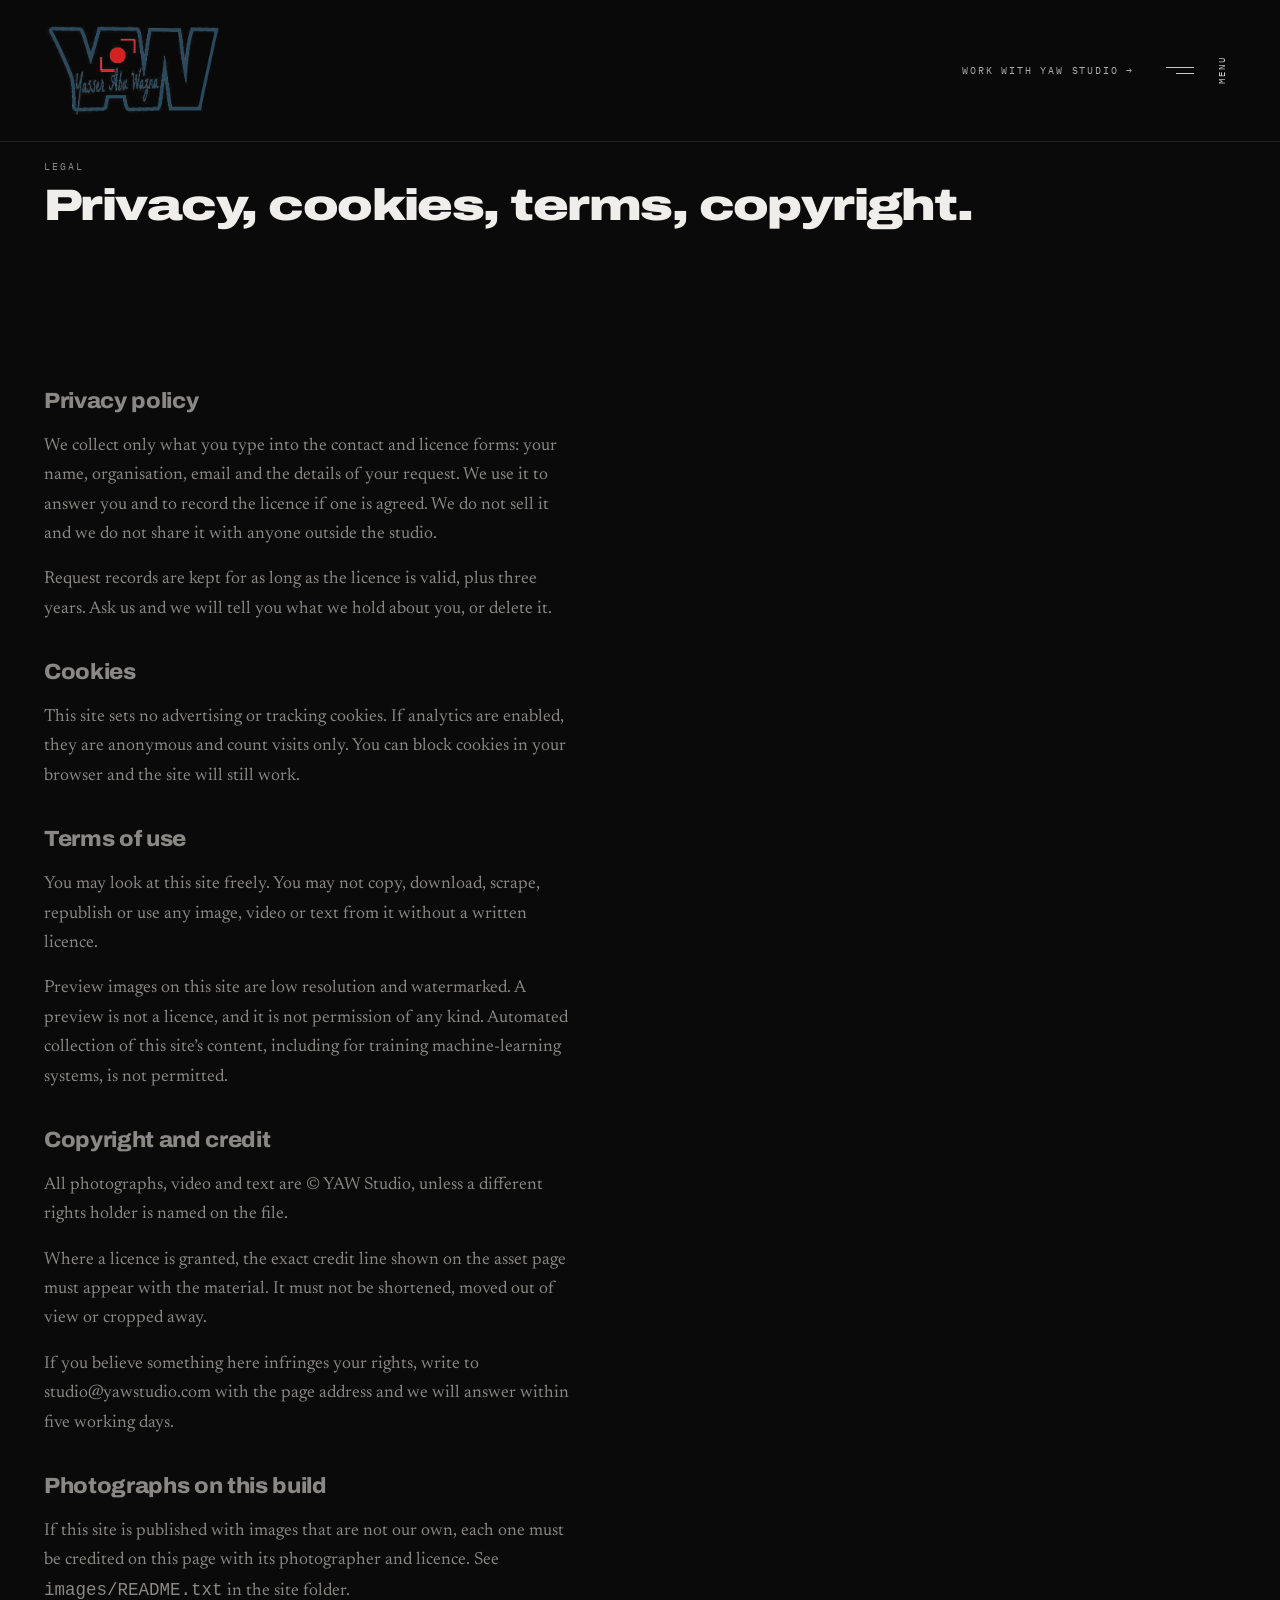
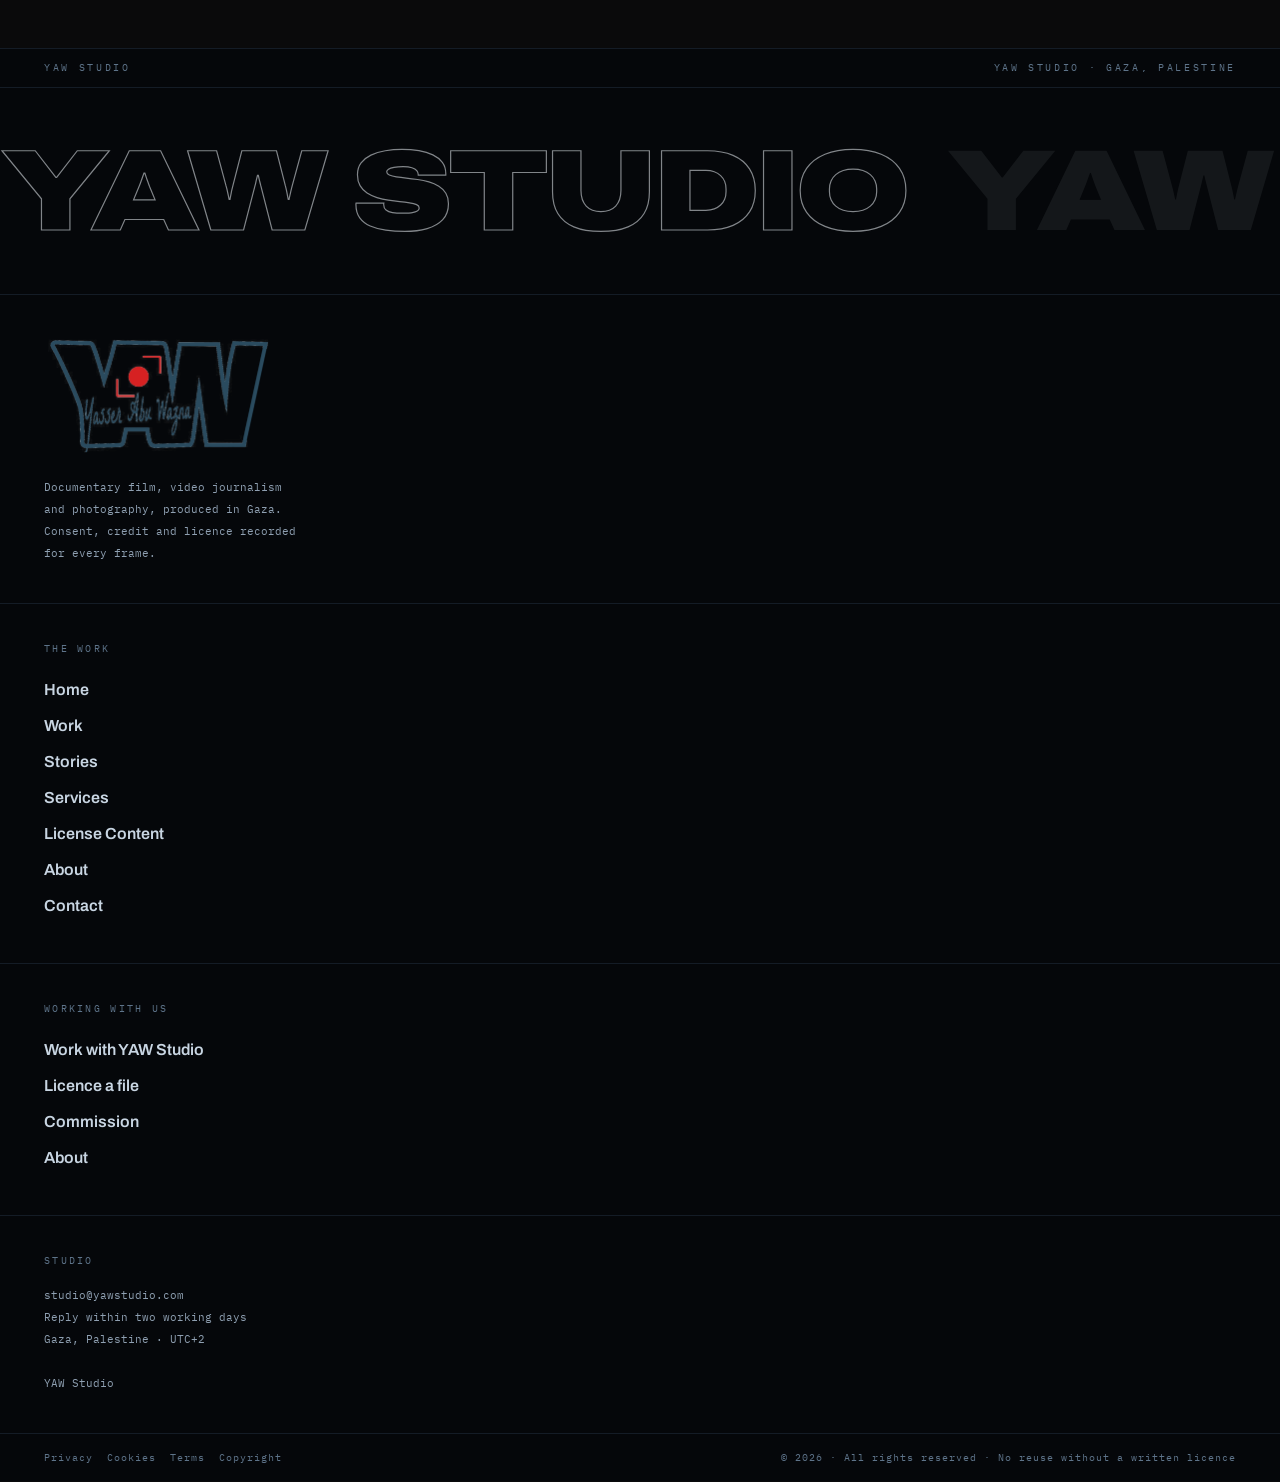
<file: legal.html>
<!doctype html>
<html lang="en">
<head>
<meta charset="utf-8">
<meta name="viewport" content="width=device-width, initial-scale=1">
<title>Legal &mdash; YAW STUDIO</title>
<meta name="description" content="Privacy policy, cookie notice, terms of use and copyright information for YAW STUDIO.">
<meta property="og:title" content="Legal — YAW STUDIO">
<meta property="og:description" content="Privacy policy, cookie notice, terms of use and copyright information for YAW STUDIO.">
<meta property="og:type" content="website">
<link rel="preconnect" href="https://fonts.googleapis.com"><link rel="preconnect" href="https://fonts.gstatic.com" crossorigin><link href="https://fonts.googleapis.com/css2?family=Archivo:ital,wdth,wght@0,62..125,100..900;1,62..125,100..900&family=IBM+Plex+Mono:wght@400;500&family=Newsreader:ital,opsz,wght@0,6..72,200..700;1,6..72,200..600&display=swap" rel="stylesheet">
<link rel="icon" href="assets/logo/favicon-512.png">
<link rel="apple-touch-icon" href="assets/logo/favicon-512.png">
<link rel="stylesheet" href="assets/style.css">
<link rel="stylesheet" href="assets/home.css">
</head>
<body>
<a class="skip" href="#main">Skip to content</a>
<header class="hdr">
  <a class="brand" href="index.html" aria-label="YAW STUDIO — home">
    <img class="mark" src="assets/logo/yaw-logo-ink.png" alt="" aria-hidden="true" width="924" height="458">
  </a>
  <div class="hdr-actions">
    <a class="hdr-cta" href="contact.html">Work with YAW Studio &rarr;</a>
    <button class="menu-btn" id="menuBtn" type="button" aria-expanded="false" aria-controls="menuRoom" aria-label="Open menu">
      <span class="menu-frame"><span class="menu-line"></span><span class="menu-line short"></span><span class="menu-tag">Menu</span></span>
    </button>
  </div>
  <nav aria-label="Main" hidden><a href="index.html">Home</a><a href="work.html">Work</a><a href="story.html">Stories</a><a href="services.html">Services</a><a href="licensing.html">License Content</a><a href="about.html">About</a><a href="contact.html">Contact</a></nav>
</header>
<div class="overlay" id="menuRoom" aria-hidden="true">
  <div class="sweep"></div>
  <div class="top">
    <img  src="assets/logo/yaw-logo-ink.png" alt="" aria-hidden="true" width="924" height="458">
    <button class="close" id="menuClose" type="button">Close &times;</button>
  </div>
  <div class="list"><a href="index.html" data-i="0"><span class="k">01</span><span class="w"><b>Home</b></span><span class="d">YAW Studio &middot; Gaza</span></a><a href="work.html" data-i="1"><span class="k">02</span><span class="w"><b>Work</b></span><span class="d">Photography &middot; frames</span></a><a href="story.html" data-i="2"><span class="k">03</span><span class="w"><b>Stories</b></span><span class="d">Reported &middot; written &middot; photographed</span></a><a href="services.html" data-i="3"><span class="k">04</span><span class="w"><b>Services</b></span><span class="d">Commission &middot; production</span></a><a href="licensing.html" data-i="4"><span class="k">05</span><span class="w"><b>License Content</b></span><span class="d">Cleared stills &amp; footage</span></a><a href="about.html" data-i="5"><span class="k">06</span><span class="w"><b>About</b></span><span class="d">YAW Studio &middot; Gaza</span></a><a href="contact.html" data-i="6"><span class="k">07</span><span class="w"><b>Contact</b></span><span class="d">Discovery &middot; enquiries</span></a></div>
  <div class="view"><div class="lay on"><div class="ph"><img src="images/hero-main.jpg" alt="Home" loading="lazy"></div></div><div class="lay"><div class="ph c"><img src="images/frame-03.jpg" alt="Work" loading="lazy"></div></div><div class="lay"><div class="ph b"><img src="images/story-01.jpg" alt="Stories" loading="lazy"></div></div><div class="lay"><div class="ph"><img src="images/w04.jpg" alt="Services" loading="lazy"></div></div><div class="lay"><div class="ph d"><img src="images/frame-01.jpg" alt="License Content" loading="lazy"></div></div><div class="lay"><div class="ph c"><img src="images/portrait.jpg" alt="About" loading="lazy"></div></div><div class="lay"><div class="ph b"><img src="images/film-04.jpg" alt="Contact" loading="lazy"></div></div></div>
  <div class="foot"><span>YAW Studio</span>
  <span>studio@yawstudio.com</span><span>Gaza, Palestine</span></div>
</div>
<main id="main">
<section class="sec flush" style="border-top:0">
  <div class="sec-head"><div><p class="eyebrow">Legal</p><h2 class="disp">Privacy, cookies, terms, copyright.</h2></div></div>
</section>

<div class="prose">
  <h2 id="privacy">Privacy policy</h2>
  <p>We collect only what you type into the contact and licence forms: your name, organisation, email and the details of your request. We use it to answer you and to record the licence if one is agreed. We do not sell it and we do not share it with anyone outside the studio.</p>
  <p>Request records are kept for as long as the licence is valid, plus three years. Ask us and we will tell you what we hold about you, or delete it.</p>

  <h2 id="cookies">Cookies</h2>
  <p>This site sets no advertising or tracking cookies. If analytics are enabled, they are anonymous and count visits only. You can block cookies in your browser and the site will still work.</p>

  <h2 id="terms">Terms of use</h2>
  <p>You may look at this site freely. You may not copy, download, scrape, republish or use any image, video or text from it without a written licence.</p>
  <p>Preview images on this site are low resolution and watermarked. A preview is not a licence, and it is not permission of any kind. Automated collection of this site&rsquo;s content, including for training machine-learning systems, is not permitted.</p>

  <h2 id="copyright">Copyright and credit</h2>
  <p>All photographs, video and text are &copy; YAW Studio, unless a different rights holder is named on the file.</p>
  <p>Where a licence is granted, the exact credit line shown on the asset page must appear with the material. It must not be shortened, moved out of view or cropped away.</p>
  <p>If you believe something here infringes your rights, write to studio@yawstudio.com with the page address and we will answer within five working days.</p>

  <h2>Photographs on this build</h2>
  <p>If this site is published with images that are not our own, each one must be credited on this page with its photographer and licence. See <code>images/README.txt</code> in the site folder.</p>
</div>
</main>
<footer class="endcard">
  <div class="slateline">
    <span>YAW STUDIO</span>
    <span>YAW Studio &middot; Gaza, Palestine</span>
    <span class="tc2"></span>
  </div>
  <div class="roll"><div class="rn">
    <span>YAW STUDIO</span><span>YAW STUDIO</span><span>YAW STUDIO</span><span>YAW STUDIO</span><span>YAW STUDIO</span><span>YAW STUDIO</span><span>YAW STUDIO</span><span>YAW STUDIO</span>
  </div></div>
  <div class="cols">
    <div class="cell">
      <img class="lock" src="assets/logo/yaw-logo-ink.png" alt="YAW STUDIO" width="924" height="458">
      <p>Documentary film, video journalism<br>and photography, produced in Gaza.<br>Consent, credit and licence recorded<br>for every frame.</p>
    </div>
    <div class="cell"><h4>The work</h4>
      <a href="index.html">Home</a><a href="work.html">Work</a>
      <a href="story.html">Stories</a><a href="services.html">Services</a>
      <a href="licensing.html">License Content</a><a href="about.html">About</a>
      <a href="contact.html">Contact</a></div>
    <div class="cell"><h4>Working with us</h4>
      <a href="contact.html">Work with YAW Studio</a><a href="licensing.html">Licence a file</a>
      <a href="services.html">Commission</a><a href="about.html">About</a></div>
    <div class="cell"><h4>Studio</h4>
      <p>studio@yawstudio.com<br>Reply within two working days<br>Gaza, Palestine &middot; UTC+2<br><br>
      YAW Studio</p></div>
  </div>
  <div class="base">
    <div><a href="legal.html#privacy">Privacy</a><a href="legal.html#cookies">Cookies</a><a href="legal.html#terms">Terms</a><a href="legal.html#copyright">Copyright</a></div>
    <div>&copy; 2026 &middot; All rights reserved &middot; No reuse without a written licence</div>
  </div>
</footer>
<script src="assets/site.js"></script>
<script src="assets/site.js"></script>
<script src="assets/site.js"></script>
<script src="assets/site.js"></script>
</body>
</html>
</file>
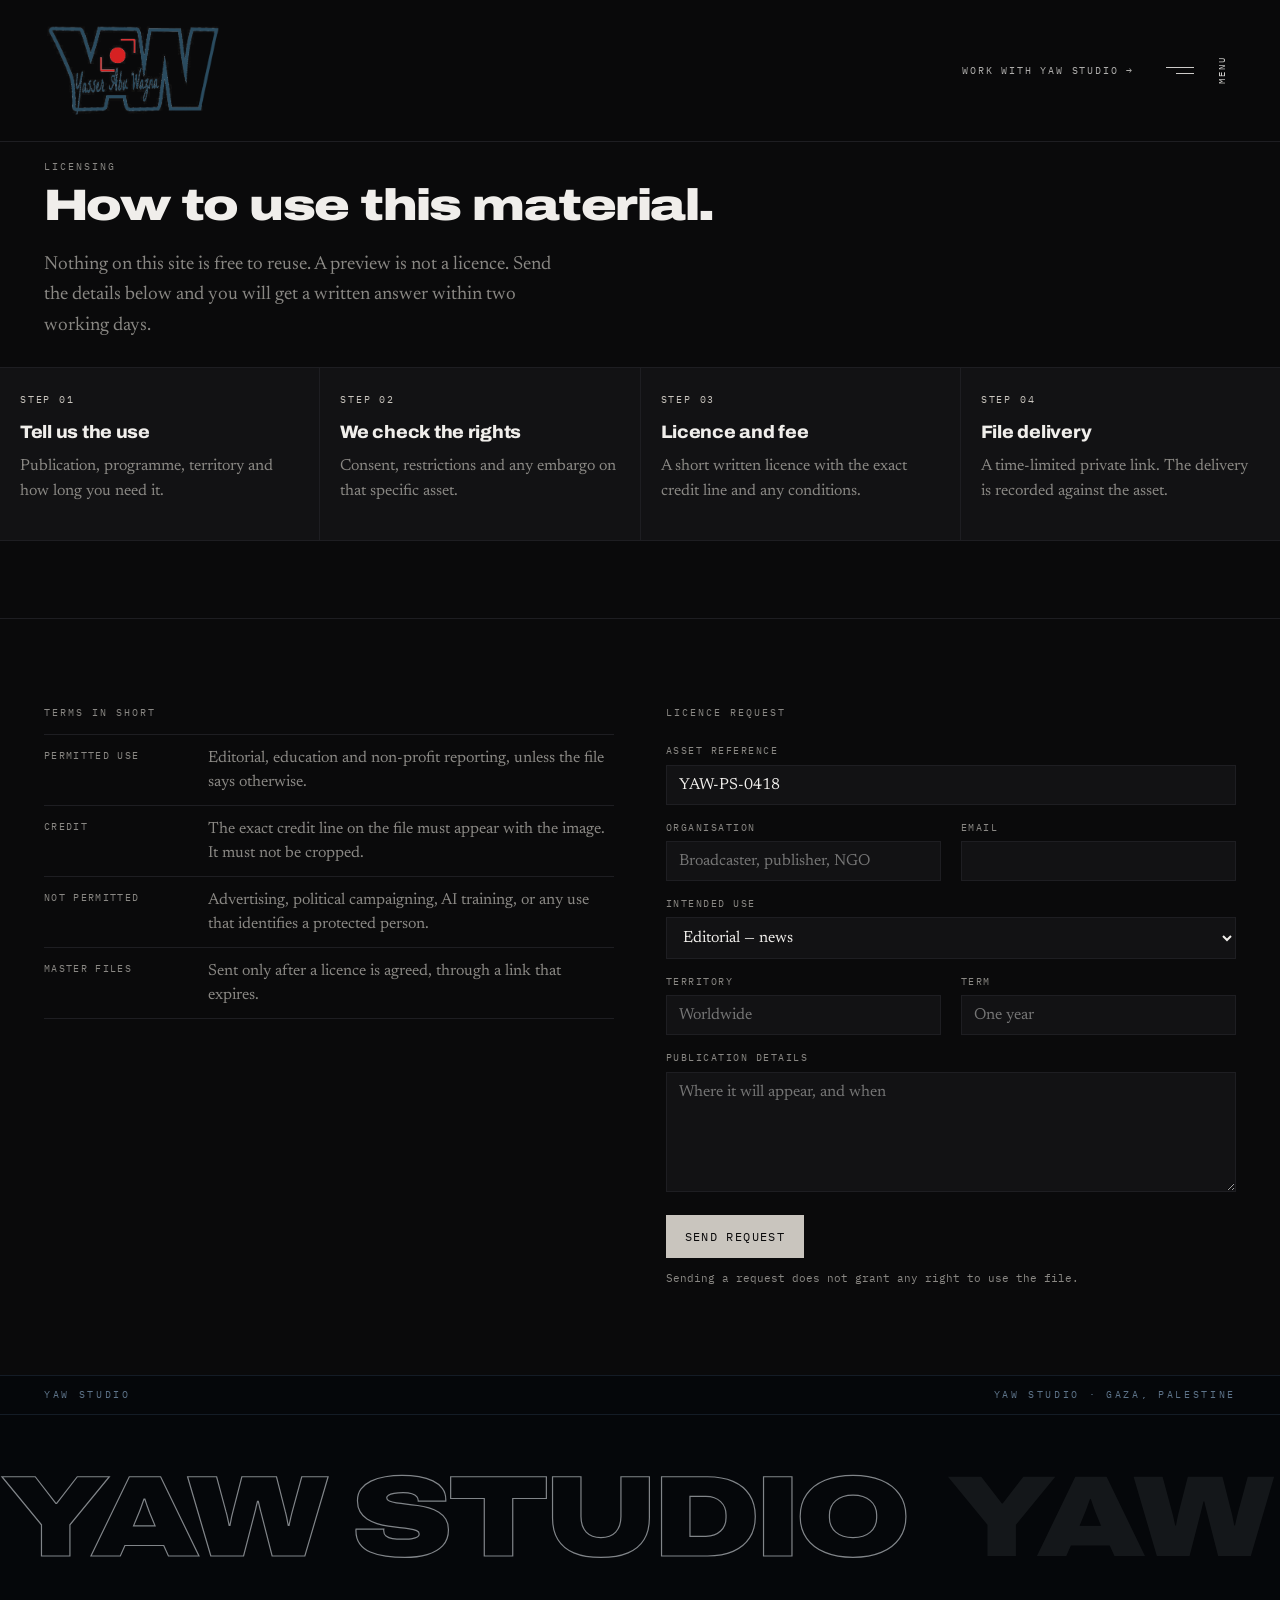
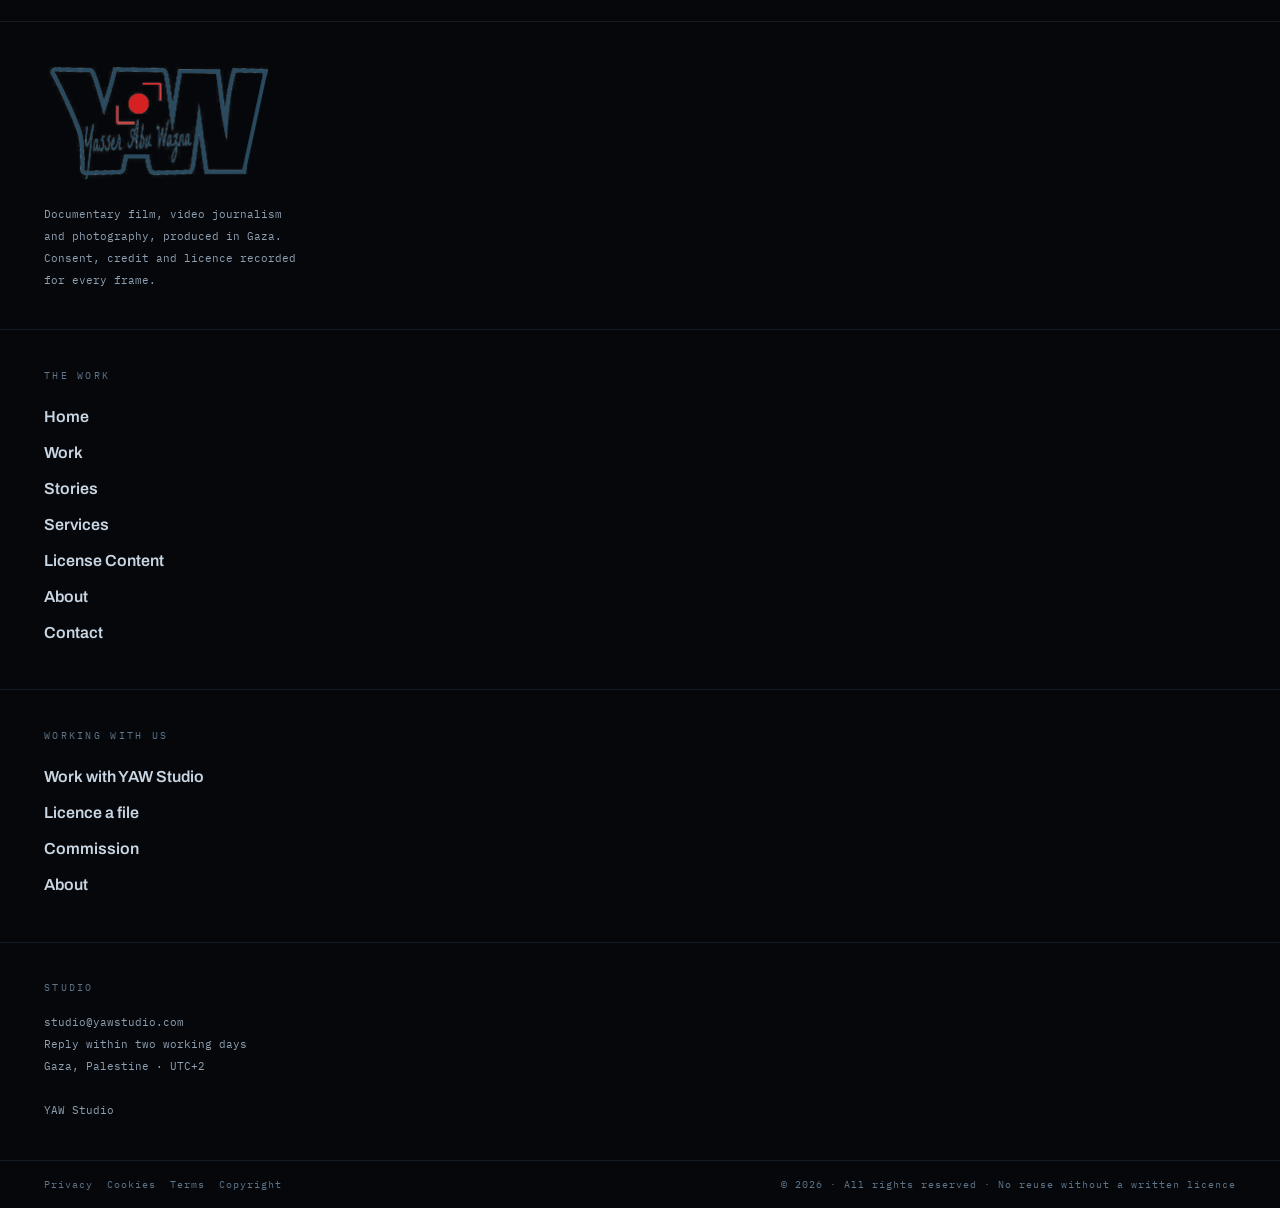
<file: licensing.html>
<!doctype html>
<html lang="en">
<head>
<meta charset="utf-8">
<meta name="viewport" content="width=device-width, initial-scale=1">
<title>Licensing &mdash; YAW STUDIO</title>
<meta name="description" content="How to licence photography and video from the YAW STUDIO archive: permitted uses, credit, restrictions and the request process.">
<meta property="og:title" content="Licensing — YAW STUDIO">
<meta property="og:description" content="How to licence photography and video from the YAW STUDIO archive: permitted uses, credit, restrictions and the request process.">
<meta property="og:type" content="website">
<link rel="preconnect" href="https://fonts.googleapis.com"><link rel="preconnect" href="https://fonts.gstatic.com" crossorigin><link href="https://fonts.googleapis.com/css2?family=Archivo:ital,wdth,wght@0,62..125,100..900;1,62..125,100..900&family=IBM+Plex+Mono:wght@400;500&family=Newsreader:ital,opsz,wght@0,6..72,200..700;1,6..72,200..600&display=swap" rel="stylesheet">
<link rel="icon" href="assets/logo/favicon-512.png">
<link rel="apple-touch-icon" href="assets/logo/favicon-512.png">
<link rel="stylesheet" href="assets/style.css">
<link rel="stylesheet" href="assets/home.css">
</head>
<body>
<a class="skip" href="#main">Skip to content</a>
<header class="hdr">
  <a class="brand" href="index.html" aria-label="YAW STUDIO — home">
    <img class="mark" src="assets/logo/yaw-logo-ink.png" alt="" aria-hidden="true" width="924" height="458">
  </a>
  <div class="hdr-actions">
    <a class="hdr-cta" href="contact.html">Work with YAW Studio &rarr;</a>
    <button class="menu-btn" id="menuBtn" type="button" aria-expanded="false" aria-controls="menuRoom" aria-label="Open menu">
      <span class="menu-frame"><span class="menu-line"></span><span class="menu-line short"></span><span class="menu-tag">Menu</span></span>
    </button>
  </div>
  <nav aria-label="Main" hidden><a href="index.html">Home</a><a href="work.html">Work</a><a href="story.html">Stories</a><a href="services.html">Services</a><a href="licensing.html" aria-current="page">License Content</a><a href="about.html">About</a><a href="contact.html">Contact</a></nav>
</header>
<div class="overlay" id="menuRoom" aria-hidden="true">
  <div class="sweep"></div>
  <div class="top">
    <img  src="assets/logo/yaw-logo-ink.png" alt="" aria-hidden="true" width="924" height="458">
    <button class="close" id="menuClose" type="button">Close &times;</button>
  </div>
  <div class="list"><a href="index.html" data-i="0"><span class="k">01</span><span class="w"><b>Home</b></span><span class="d">YAW Studio &middot; Gaza</span></a><a href="work.html" data-i="1"><span class="k">02</span><span class="w"><b>Work</b></span><span class="d">Photography &middot; frames</span></a><a href="story.html" data-i="2"><span class="k">03</span><span class="w"><b>Stories</b></span><span class="d">Reported &middot; written &middot; photographed</span></a><a href="services.html" data-i="3"><span class="k">04</span><span class="w"><b>Services</b></span><span class="d">Commission &middot; production</span></a><a href="licensing.html" data-i="4"><span class="k">05</span><span class="w"><b>License Content</b></span><span class="d">Cleared stills &amp; footage</span></a><a href="about.html" data-i="5"><span class="k">06</span><span class="w"><b>About</b></span><span class="d">YAW Studio &middot; Gaza</span></a><a href="contact.html" data-i="6"><span class="k">07</span><span class="w"><b>Contact</b></span><span class="d">Discovery &middot; enquiries</span></a></div>
  <div class="view"><div class="lay on"><div class="ph"><img src="images/hero-main.jpg" alt="Home" loading="lazy"></div></div><div class="lay"><div class="ph c"><img src="images/frame-03.jpg" alt="Work" loading="lazy"></div></div><div class="lay"><div class="ph b"><img src="images/story-01.jpg" alt="Stories" loading="lazy"></div></div><div class="lay"><div class="ph"><img src="images/w04.jpg" alt="Services" loading="lazy"></div></div><div class="lay"><div class="ph d"><img src="images/frame-01.jpg" alt="License Content" loading="lazy"></div></div><div class="lay"><div class="ph c"><img src="images/portrait.jpg" alt="About" loading="lazy"></div></div><div class="lay"><div class="ph b"><img src="images/film-04.jpg" alt="Contact" loading="lazy"></div></div></div>
  <div class="foot"><span>YAW Studio</span>
  <span>studio@yawstudio.com</span><span>Gaza, Palestine</span></div>
</div>
<main id="main">
<section class="sec flush" style="border-top:0">
  <div class="sec-head">
    <div><p class="eyebrow">Licensing</p><h2 class="disp">How to use this material.</h2></div>
  </div>
  <p class="lede">Nothing on this site is free to reuse. A preview is not a licence. Send the details below and you will get a written answer within two working days.</p>
  <div class="cards">
<div class="card"><div class="num">STEP 01</div><h3>Tell us the use</h3><p>Publication, programme, territory and how long you need it.</p><div class="fine"></div></div>
<div class="card"><div class="num">STEP 02</div><h3>We check the rights</h3><p>Consent, restrictions and any embargo on that specific asset.</p><div class="fine"></div></div>
<div class="card"><div class="num">STEP 03</div><h3>Licence and fee</h3><p>A short written licence with the exact credit line and any conditions.</p><div class="fine"></div></div>
<div class="card"><div class="num">STEP 04</div><h3>File delivery</h3><p>A time-limited private link. The delivery is recorded against the asset.</p><div class="fine"></div></div>
</div>
</section>

<section class="sec">
  <div class="split">
    <div>
      <p class="eyebrow">Terms in short</p>
      <dl class="facts" style="margin-top:14px">
        <div><dt>Permitted use</dt><dd>Editorial, education and non-profit reporting, unless the file says otherwise.</dd></div>
        <div><dt>Credit</dt><dd>The exact credit line on the file must appear with the image. It must not be cropped.</dd></div>
        <div><dt>Not permitted</dt><dd>Advertising, political campaigning, AI training, or any use that identifies a protected person.</dd></div>
        <div><dt>Master files</dt><dd>Sent only after a licence is agreed, through a link that expires.</dd></div>
      </dl>
    </div>
    <div>
      <p class="eyebrow">Licence request</p>
      <form class="form" style="padding:14px 0 0" data-form>
        <div class="full"><label for="ref">Asset reference</label><input id="ref" name="ref" value="YAW-PS-0418"></div>
        <div><label for="org">Organisation</label><input id="org" name="org" placeholder="Broadcaster, publisher, NGO"></div>
        <div><label for="em">Email</label><input id="em" name="email" type="email"></div>
        <div class="full"><label for="use">Intended use</label>
          <select id="use" name="use">
            <option>Editorial — news</option><option>Editorial — feature</option>
            <option>Education / teaching</option><option>Screening / festival</option>
            <option>Campaign / fundraising</option>
          </select></div>
        <div><label for="ter">Territory</label><input id="ter" name="territory" placeholder="Worldwide"></div>
        <div><label for="term">Term</label><input id="term" name="term" placeholder="One year"></div>
        <div class="full"><label for="det">Publication details</label><textarea id="det" name="details" placeholder="Where it will appear, and when"></textarea></div>
        <div class="full"><button class="btn fill" type="submit">Send request</button>
          <p class="fine" style="margin-top:12px">Sending a request does not grant any right to use the file.</p></div>
      </form>
    </div>
  </div>
</section>
</main>
<footer class="endcard">
  <div class="slateline">
    <span>YAW STUDIO</span>
    <span>YAW Studio &middot; Gaza, Palestine</span>
    <span class="tc2"></span>
  </div>
  <div class="roll"><div class="rn">
    <span>YAW STUDIO</span><span>YAW STUDIO</span><span>YAW STUDIO</span><span>YAW STUDIO</span><span>YAW STUDIO</span><span>YAW STUDIO</span><span>YAW STUDIO</span><span>YAW STUDIO</span>
  </div></div>
  <div class="cols">
    <div class="cell">
      <img class="lock" src="assets/logo/yaw-logo-ink.png" alt="YAW STUDIO" width="924" height="458">
      <p>Documentary film, video journalism<br>and photography, produced in Gaza.<br>Consent, credit and licence recorded<br>for every frame.</p>
    </div>
    <div class="cell"><h4>The work</h4>
      <a href="index.html">Home</a><a href="work.html">Work</a>
      <a href="story.html">Stories</a><a href="services.html">Services</a>
      <a href="licensing.html">License Content</a><a href="about.html">About</a>
      <a href="contact.html">Contact</a></div>
    <div class="cell"><h4>Working with us</h4>
      <a href="contact.html">Work with YAW Studio</a><a href="licensing.html">Licence a file</a>
      <a href="services.html">Commission</a><a href="about.html">About</a></div>
    <div class="cell"><h4>Studio</h4>
      <p>studio@yawstudio.com<br>Reply within two working days<br>Gaza, Palestine &middot; UTC+2<br><br>
      YAW Studio</p></div>
  </div>
  <div class="base">
    <div><a href="legal.html#privacy">Privacy</a><a href="legal.html#cookies">Cookies</a><a href="legal.html#terms">Terms</a><a href="legal.html#copyright">Copyright</a></div>
    <div>&copy; 2026 &middot; All rights reserved &middot; No reuse without a written licence</div>
  </div>
</footer>
<script src="assets/site.js"></script>
<script src="assets/site.js"></script>
<script src="assets/site.js"></script>
<script src="assets/site.js"></script>
</body>
</html>
</file>
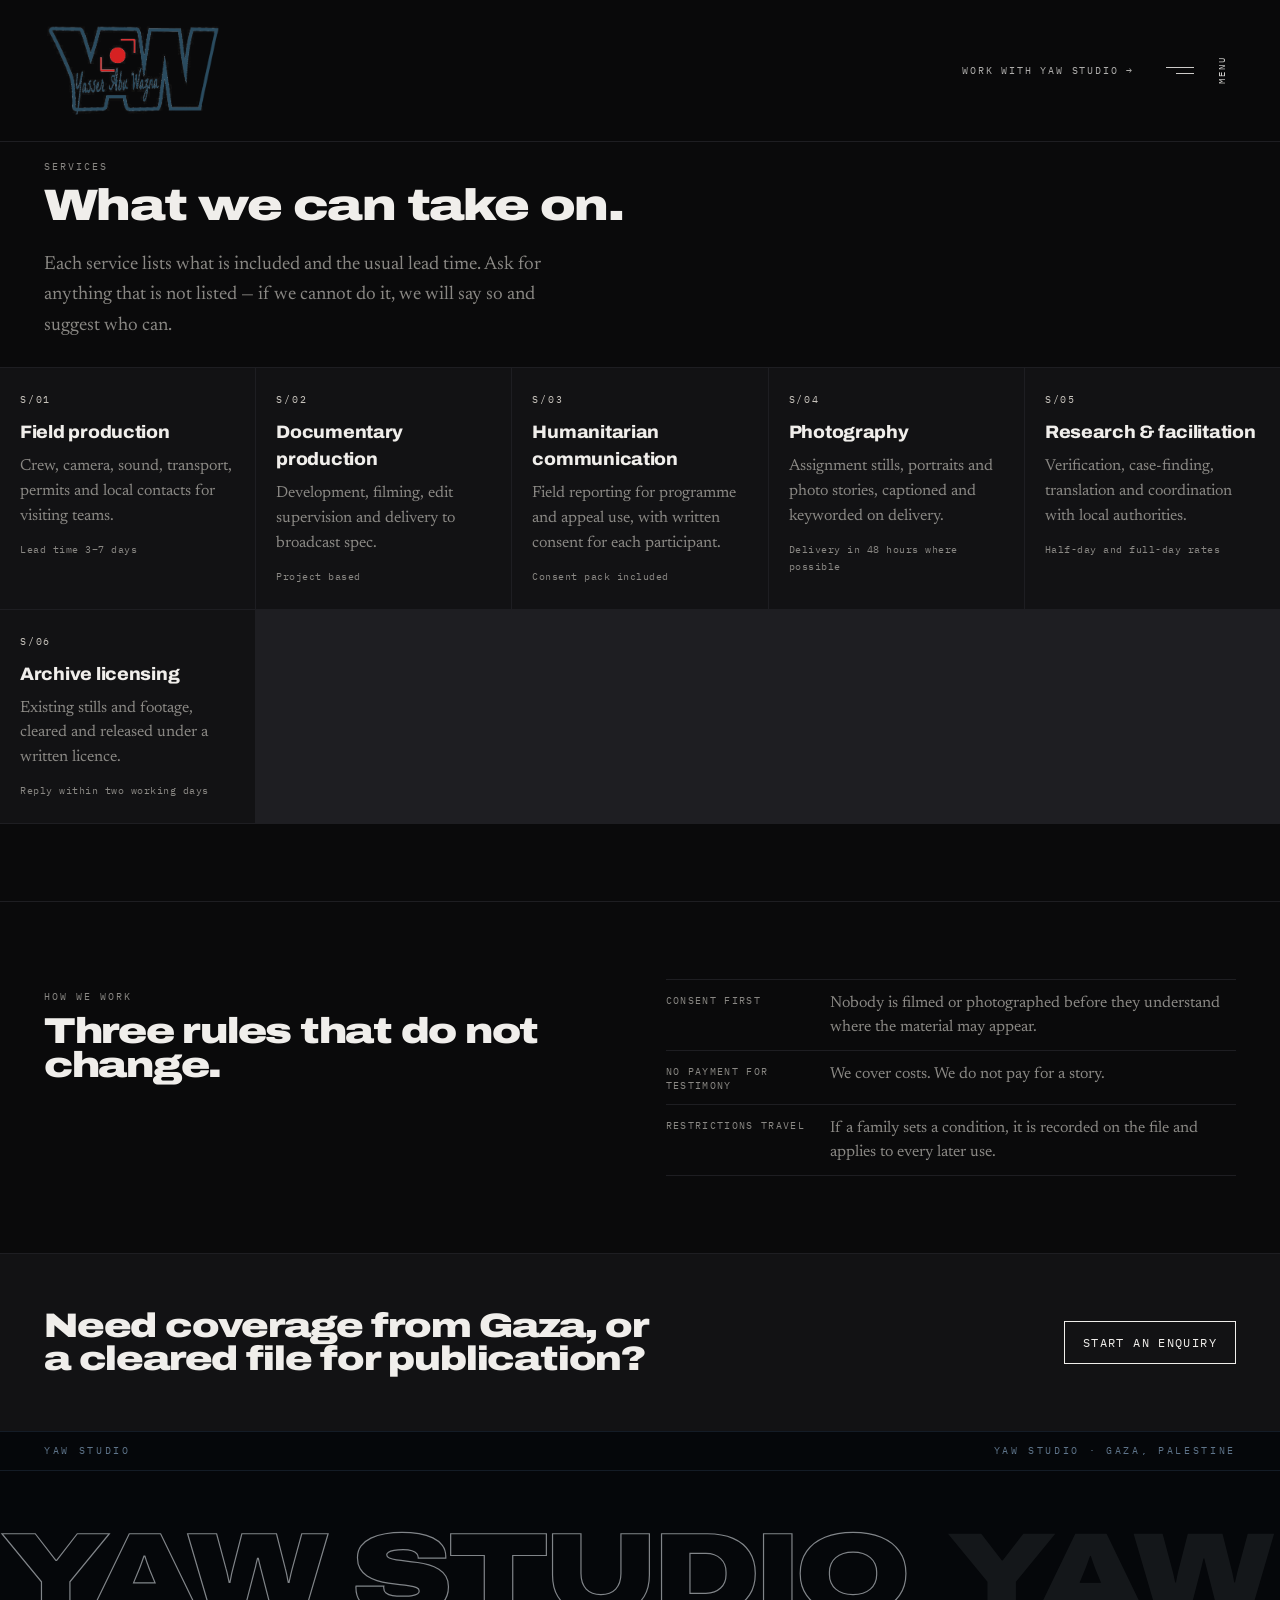
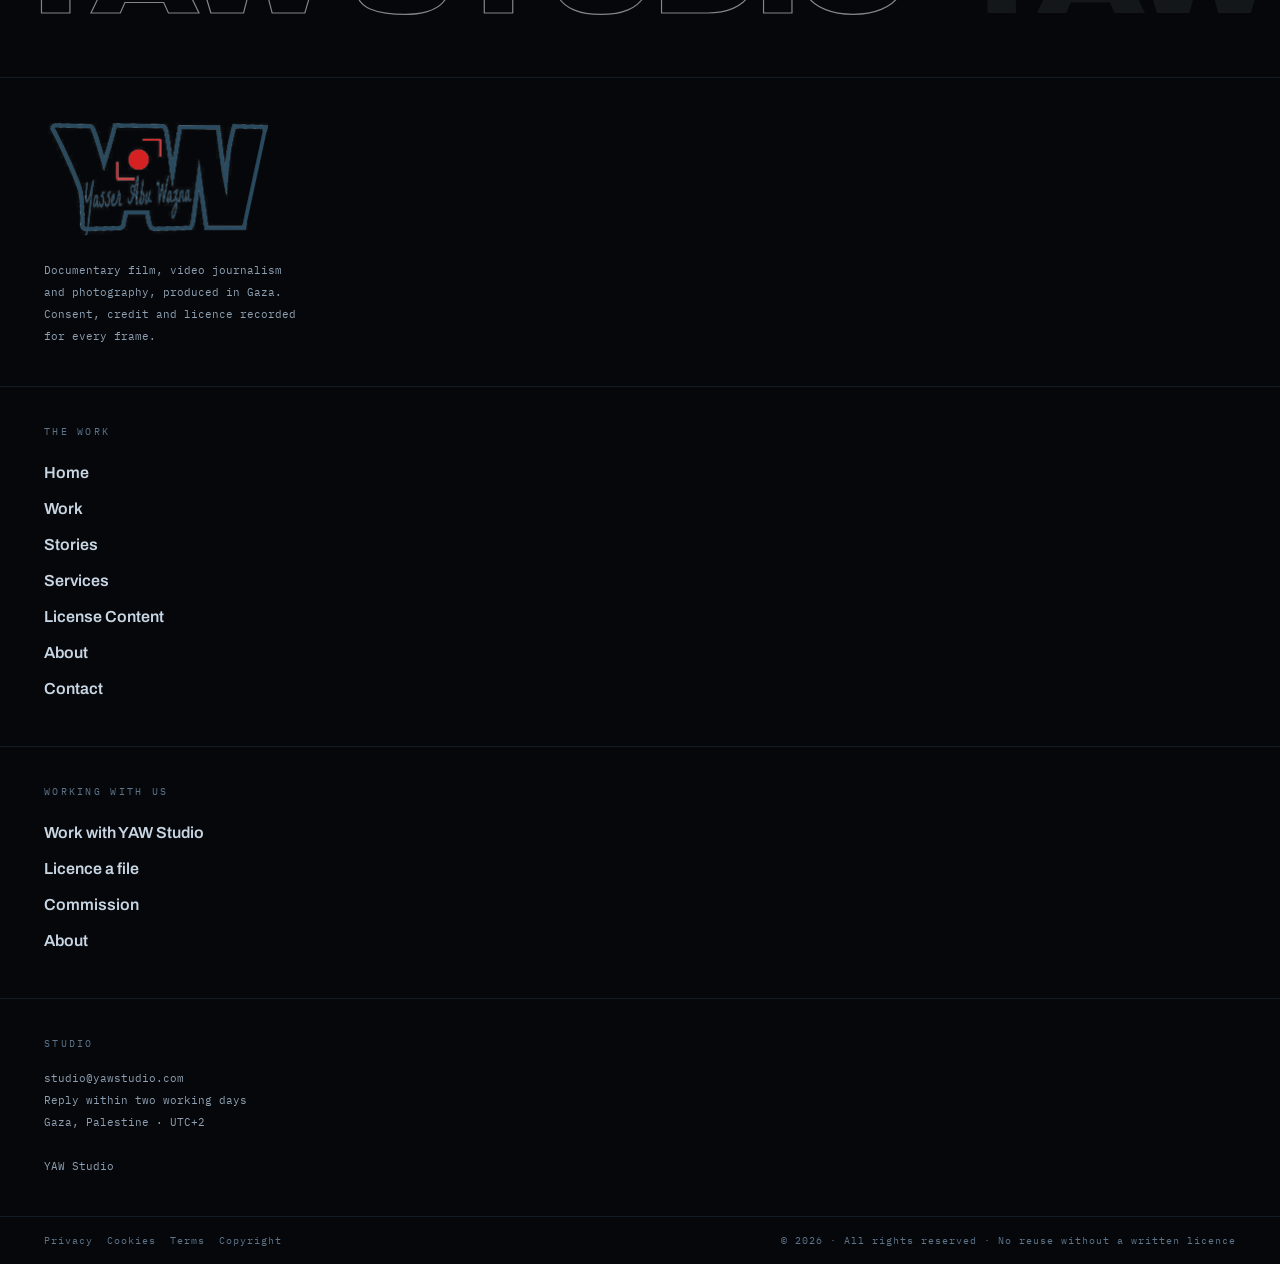
<file: services.html>
<!doctype html>
<html lang="en">
<head>
<meta charset="utf-8">
<meta name="viewport" content="width=device-width, initial-scale=1">
<title>Services &mdash; YAW STUDIO</title>
<meta name="description" content="Field production, documentary production, humanitarian media, photography, research and archive licensing from Gaza.">
<meta property="og:title" content="Services — YAW STUDIO">
<meta property="og:description" content="Field production, documentary production, humanitarian media, photography, research and archive licensing from Gaza.">
<meta property="og:type" content="website">
<link rel="preconnect" href="https://fonts.googleapis.com"><link rel="preconnect" href="https://fonts.gstatic.com" crossorigin><link href="https://fonts.googleapis.com/css2?family=Archivo:ital,wdth,wght@0,62..125,100..900;1,62..125,100..900&family=IBM+Plex+Mono:wght@400;500&family=Newsreader:ital,opsz,wght@0,6..72,200..700;1,6..72,200..600&display=swap" rel="stylesheet">
<link rel="icon" href="assets/logo/favicon-512.png">
<link rel="apple-touch-icon" href="assets/logo/favicon-512.png">
<link rel="stylesheet" href="assets/style.css">
<link rel="stylesheet" href="assets/home.css">
</head>
<body>
<a class="skip" href="#main">Skip to content</a>
<header class="hdr">
  <a class="brand" href="index.html" aria-label="YAW STUDIO — home">
    <img class="mark" src="assets/logo/yaw-logo-ink.png" alt="" aria-hidden="true" width="924" height="458">
  </a>
  <div class="hdr-actions">
    <a class="hdr-cta" href="contact.html">Work with YAW Studio &rarr;</a>
    <button class="menu-btn" id="menuBtn" type="button" aria-expanded="false" aria-controls="menuRoom" aria-label="Open menu">
      <span class="menu-frame"><span class="menu-line"></span><span class="menu-line short"></span><span class="menu-tag">Menu</span></span>
    </button>
  </div>
  <nav aria-label="Main" hidden><a href="index.html">Home</a><a href="work.html">Work</a><a href="story.html">Stories</a><a href="services.html" aria-current="page">Services</a><a href="licensing.html">License Content</a><a href="about.html">About</a><a href="contact.html">Contact</a></nav>
</header>
<div class="overlay" id="menuRoom" aria-hidden="true">
  <div class="sweep"></div>
  <div class="top">
    <img  src="assets/logo/yaw-logo-ink.png" alt="" aria-hidden="true" width="924" height="458">
    <button class="close" id="menuClose" type="button">Close &times;</button>
  </div>
  <div class="list"><a href="index.html" data-i="0"><span class="k">01</span><span class="w"><b>Home</b></span><span class="d">YAW Studio &middot; Gaza</span></a><a href="work.html" data-i="1"><span class="k">02</span><span class="w"><b>Work</b></span><span class="d">Photography &middot; frames</span></a><a href="story.html" data-i="2"><span class="k">03</span><span class="w"><b>Stories</b></span><span class="d">Reported &middot; written &middot; photographed</span></a><a href="services.html" data-i="3"><span class="k">04</span><span class="w"><b>Services</b></span><span class="d">Commission &middot; production</span></a><a href="licensing.html" data-i="4"><span class="k">05</span><span class="w"><b>License Content</b></span><span class="d">Cleared stills &amp; footage</span></a><a href="about.html" data-i="5"><span class="k">06</span><span class="w"><b>About</b></span><span class="d">YAW Studio &middot; Gaza</span></a><a href="contact.html" data-i="6"><span class="k">07</span><span class="w"><b>Contact</b></span><span class="d">Discovery &middot; enquiries</span></a></div>
  <div class="view"><div class="lay on"><div class="ph"><img src="images/hero-main.jpg" alt="Home" loading="lazy"></div></div><div class="lay"><div class="ph c"><img src="images/frame-03.jpg" alt="Work" loading="lazy"></div></div><div class="lay"><div class="ph b"><img src="images/story-01.jpg" alt="Stories" loading="lazy"></div></div><div class="lay"><div class="ph"><img src="images/w04.jpg" alt="Services" loading="lazy"></div></div><div class="lay"><div class="ph d"><img src="images/frame-01.jpg" alt="License Content" loading="lazy"></div></div><div class="lay"><div class="ph c"><img src="images/portrait.jpg" alt="About" loading="lazy"></div></div><div class="lay"><div class="ph b"><img src="images/film-04.jpg" alt="Contact" loading="lazy"></div></div></div>
  <div class="foot"><span>YAW Studio</span>
  <span>studio@yawstudio.com</span><span>Gaza, Palestine</span></div>
</div>
<main id="main">
<section class="sec flush" style="border-top:0">
  <div class="sec-head">
    <div><p class="eyebrow">Services</p><h2 class="disp">What we can take on.</h2></div>
  </div>
  <p class="lede">Each service lists what is included and the usual lead time. Ask for anything that is not listed &mdash; if we cannot do it, we will say so and suggest who can.</p>
  <div class="cards">
<div class="card"><div class="num">S/01</div><h3>Field production</h3><p>Crew, camera, sound, transport, permits and local contacts for visiting teams.</p><div class="fine">Lead time 3–7 days</div></div>
<div class="card"><div class="num">S/02</div><h3>Documentary production</h3><p>Development, filming, edit supervision and delivery to broadcast spec.</p><div class="fine">Project based</div></div>
<div class="card"><div class="num">S/03</div><h3>Humanitarian communication</h3><p>Field reporting for programme and appeal use, with written consent for each participant.</p><div class="fine">Consent pack included</div></div>
<div class="card"><div class="num">S/04</div><h3>Photography</h3><p>Assignment stills, portraits and photo stories, captioned and keyworded on delivery.</p><div class="fine">Delivery in 48 hours where possible</div></div>
<div class="card"><div class="num">S/05</div><h3>Research &amp; facilitation</h3><p>Verification, case-finding, translation and coordination with local authorities.</p><div class="fine">Half-day and full-day rates</div></div>
<div class="card"><div class="num">S/06</div><h3>Archive licensing</h3><p>Existing stills and footage, cleared and released under a written licence.</p><div class="fine">Reply within two working days</div></div>
</div>
</section>

<section class="sec">
  <div class="split">
    <div>
      <p class="eyebrow">How we work</p>
      <h2 class="disp" style="font-size:clamp(22px,3.2vw,36px);margin:8px 0 18px">Three rules that do not change.</h2>
    </div>
    <div>
      <dl class="facts" style="margin-top:0">
        <div><dt>Consent first</dt><dd>Nobody is filmed or photographed before they understand where the material may appear.</dd></div>
        <div><dt>No payment for testimony</dt><dd>We cover costs. We do not pay for a story.</dd></div>
        <div><dt>Restrictions travel</dt><dd>If a family sets a condition, it is recorded on the file and applies to every later use.</dd></div>
      </dl>
    </div>
  </div>
</section>

<section class="band">
  <h2 class="disp">Need coverage from Gaza, or a cleared file for publication?</h2>
  <a class="btn" href="contact.html">Start an enquiry</a>
</section>
</main>
<footer class="endcard">
  <div class="slateline">
    <span>YAW STUDIO</span>
    <span>YAW Studio &middot; Gaza, Palestine</span>
    <span class="tc2"></span>
  </div>
  <div class="roll"><div class="rn">
    <span>YAW STUDIO</span><span>YAW STUDIO</span><span>YAW STUDIO</span><span>YAW STUDIO</span><span>YAW STUDIO</span><span>YAW STUDIO</span><span>YAW STUDIO</span><span>YAW STUDIO</span>
  </div></div>
  <div class="cols">
    <div class="cell">
      <img class="lock" src="assets/logo/yaw-logo-ink.png" alt="YAW STUDIO" width="924" height="458">
      <p>Documentary film, video journalism<br>and photography, produced in Gaza.<br>Consent, credit and licence recorded<br>for every frame.</p>
    </div>
    <div class="cell"><h4>The work</h4>
      <a href="index.html">Home</a><a href="work.html">Work</a>
      <a href="story.html">Stories</a><a href="services.html">Services</a>
      <a href="licensing.html">License Content</a><a href="about.html">About</a>
      <a href="contact.html">Contact</a></div>
    <div class="cell"><h4>Working with us</h4>
      <a href="contact.html">Work with YAW Studio</a><a href="licensing.html">Licence a file</a>
      <a href="services.html">Commission</a><a href="about.html">About</a></div>
    <div class="cell"><h4>Studio</h4>
      <p>studio@yawstudio.com<br>Reply within two working days<br>Gaza, Palestine &middot; UTC+2<br><br>
      YAW Studio</p></div>
  </div>
  <div class="base">
    <div><a href="legal.html#privacy">Privacy</a><a href="legal.html#cookies">Cookies</a><a href="legal.html#terms">Terms</a><a href="legal.html#copyright">Copyright</a></div>
    <div>&copy; 2026 &middot; All rights reserved &middot; No reuse without a written licence</div>
  </div>
</footer>
<script src="assets/site.js"></script>
<script src="assets/site.js"></script>
<script src="assets/site.js"></script>
<script src="assets/site.js"></script>
</body>
</html>
</file>
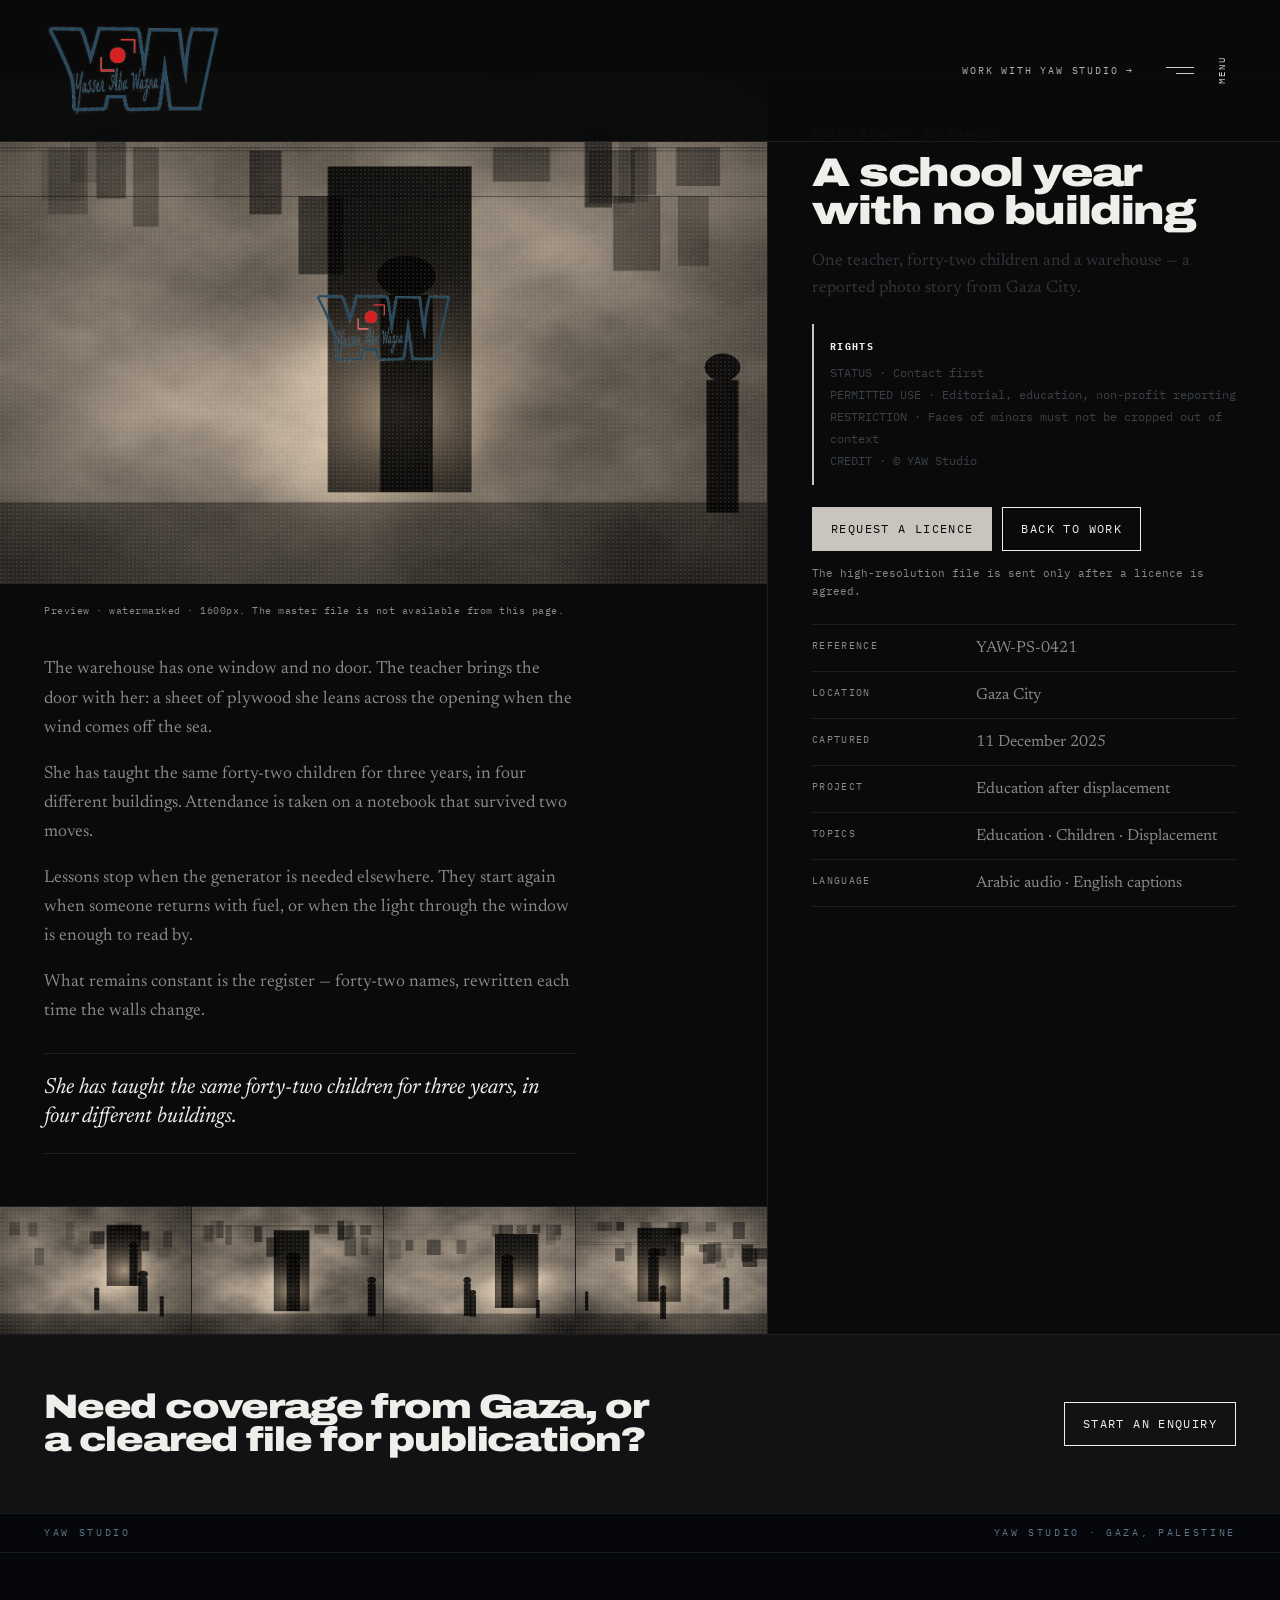
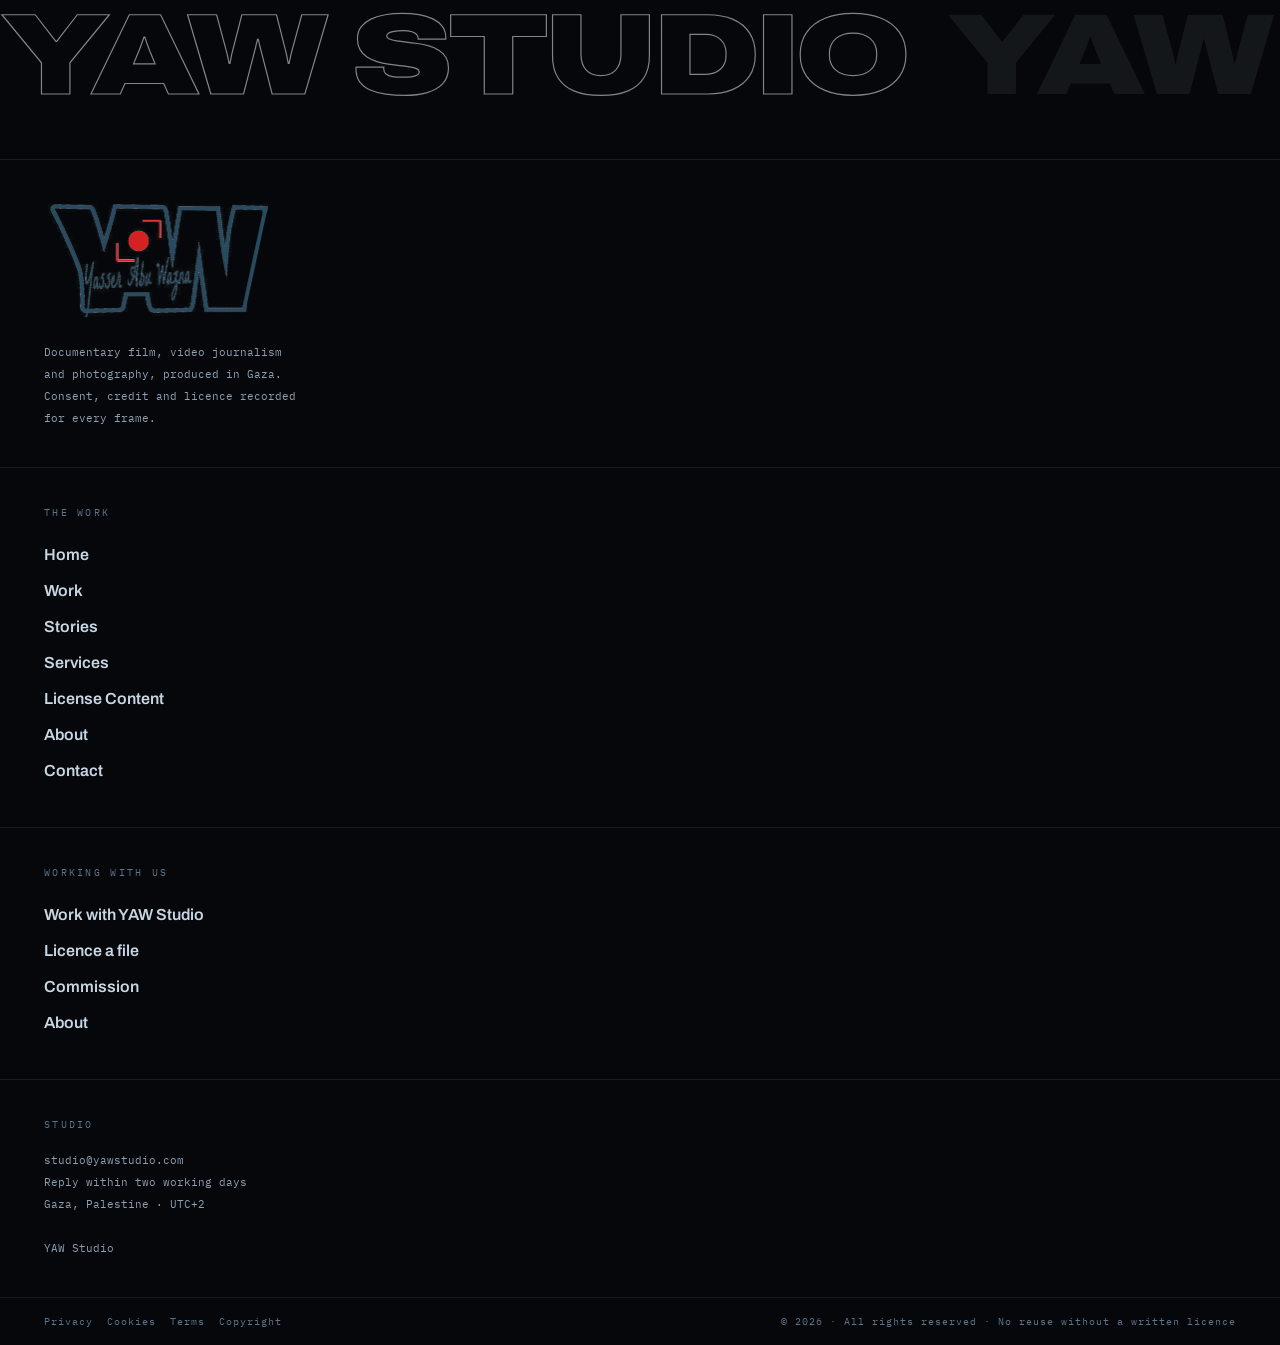
<file: story-class.html>
<!doctype html>
<html lang="en">
<head>
<meta charset="utf-8">
<meta name="viewport" content="width=device-width, initial-scale=1">
<title>A school year with no building &mdash; YAW STUDIO</title>
<meta name="description" content="One teacher, forty-two children and a warehouse — a reported photo story from Gaza City.">
<meta property="og:title" content="A school year with no building — YAW STUDIO">
<meta property="og:description" content="One teacher, forty-two children and a warehouse — a reported photo story from Gaza City.">
<meta property="og:type" content="website">
<link rel="preconnect" href="https://fonts.googleapis.com"><link rel="preconnect" href="https://fonts.gstatic.com" crossorigin><link href="https://fonts.googleapis.com/css2?family=Archivo:ital,wdth,wght@0,62..125,100..900;1,62..125,100..900&family=IBM+Plex+Mono:wght@400;500&family=Newsreader:ital,opsz,wght@0,6..72,200..700;1,6..72,200..600&display=swap" rel="stylesheet">
<link rel="icon" href="assets/logo/favicon-512.png">
<link rel="apple-touch-icon" href="assets/logo/favicon-512.png">
<link rel="stylesheet" href="assets/style.css">
<link rel="stylesheet" href="assets/home.css">
</head>
<body>
<a class="skip" href="#main">Skip to content</a>
<header class="hdr">
  <a class="brand" href="index.html" aria-label="YAW STUDIO — home">
    <img class="mark" src="assets/logo/yaw-logo-ink.png" alt="" aria-hidden="true" width="924" height="458">
  </a>
  <div class="hdr-actions">
    <a class="hdr-cta" href="contact.html">Work with YAW Studio &rarr;</a>
    <button class="menu-btn" id="menuBtn" type="button" aria-expanded="false" aria-controls="menuRoom" aria-label="Open menu">
      <span class="menu-frame"><span class="menu-line"></span><span class="menu-line short"></span><span class="menu-tag">Menu</span></span>
    </button>
  </div>
  <nav aria-label="Main" hidden><a href="index.html">Home</a><a href="work.html">Work</a><a href="story.html" aria-current="page">Stories</a><a href="services.html">Services</a><a href="licensing.html">License Content</a><a href="about.html">About</a><a href="contact.html">Contact</a></nav>
</header>
<div class="overlay" id="menuRoom" aria-hidden="true">
  <div class="sweep"></div>
  <div class="top">
    <img  src="assets/logo/yaw-logo-ink.png" alt="" aria-hidden="true" width="924" height="458">
    <button class="close" id="menuClose" type="button">Close &times;</button>
  </div>
  <div class="list"><a href="index.html" data-i="0"><span class="k">01</span><span class="w"><b>Home</b></span><span class="d">YAW Studio &middot; Gaza</span></a><a href="work.html" data-i="1"><span class="k">02</span><span class="w"><b>Work</b></span><span class="d">Photography &middot; frames</span></a><a href="story.html" data-i="2"><span class="k">03</span><span class="w"><b>Stories</b></span><span class="d">Reported &middot; written &middot; photographed</span></a><a href="services.html" data-i="3"><span class="k">04</span><span class="w"><b>Services</b></span><span class="d">Commission &middot; production</span></a><a href="licensing.html" data-i="4"><span class="k">05</span><span class="w"><b>License Content</b></span><span class="d">Cleared stills &amp; footage</span></a><a href="about.html" data-i="5"><span class="k">06</span><span class="w"><b>About</b></span><span class="d">YAW Studio &middot; Gaza</span></a><a href="contact.html" data-i="6"><span class="k">07</span><span class="w"><b>Contact</b></span><span class="d">Discovery &middot; enquiries</span></a></div>
  <div class="view"><div class="lay on"><div class="ph"><img src="images/hero-main.jpg" alt="Home" loading="lazy"></div></div><div class="lay"><div class="ph c"><img src="images/frame-03.jpg" alt="Work" loading="lazy"></div></div><div class="lay"><div class="ph b"><img src="images/story-03.jpg" alt="Stories" loading="lazy"></div></div><div class="lay"><div class="ph"><img src="images/w04.jpg" alt="Services" loading="lazy"></div></div><div class="lay"><div class="ph d"><img src="images/frame-01.jpg" alt="License Content" loading="lazy"></div></div><div class="lay"><div class="ph c"><img src="images/portrait.jpg" alt="About" loading="lazy"></div></div><div class="lay"><div class="ph b"><img src="images/film-04.jpg" alt="Contact" loading="lazy"></div></div></div>
  <div class="foot"><span>YAW Studio</span>
  <span>studio@yawstudio.com</span><span>Gaza, Palestine</span></div>
</div>
<main id="main">
<div class="story">
  <div class="col-a">
    <div class="ph "><img src="images/story-03.jpg" alt="Class gathering in a warehouse school" loading="lazy"><span class="wm"><img class="mark" src="assets/logo/yaw-logo-ink.png" alt="" aria-hidden="true"></span></div>
    <p class="figcap">Preview &middot; watermarked &middot; 1600px. The master file is not available from this page.</p>
    <div class="prose">
      <p>The warehouse has one window and no door. The teacher brings the door with her: a sheet of plywood she leans across the opening when the wind comes off the sea.</p>
      <p>She has taught the same forty-two children for three years, in four different buildings. Attendance is taken on a notebook that survived two moves.</p>
      <p>Lessons stop when the generator is needed elsewhere. They start again when someone returns with fuel, or when the light through the window is enough to read by.</p>
      <p>What remains constant is the register — forty-two names, rewritten each time the walls change.</p>
      <div class="pull">She has taught the same forty-two children for three years, in four different buildings.</div>
    </div>
    <div class="thumbs">
      <div class="ph b"><img src="images/story-02.jpg" alt="Corridor outside the workshop" loading="lazy"></div>
      <div class="ph c"><img src="images/story-03.jpg" alt="Casting material on a workbench" loading="lazy"></div>
      <div class="ph d"><img src="images/story-04.jpg" alt="A child waiting with a guardian" loading="lazy"></div>
      <div class="ph "><img src="images/story-05.jpg" alt="Finished sockets on a shelf" loading="lazy"></div>
    </div>
  </div>
  <div class="col-b">
    <p class="eyebrow" style="color:var(--signal)">Photo story &middot; 12 frames</p>
    <h1 class="disp">A school year with no building</h1>
    <p style="font-family:var(--read);font-size:17px;line-height:1.6;color:#31363B">
      One teacher, forty-two children and a warehouse — a reported photo story from Gaza City.</p>
    <div class="rights">
      <b>Rights</b>
      STATUS &middot; Contact first<br>
      PERMITTED USE &middot; Editorial, education, non-profit reporting<br>
      RESTRICTION &middot; Faces of minors must not be cropped out of context<br>
      CREDIT &middot; &copy; YAW Studio
    </div>
    <div class="btnrow" style="padding:0">
      <a class="btn fill" href="licensing.html">Request a licence</a>
      <a class="btn" href="work.html">Back to work</a>
    </div>
    <p class="fine" style="margin-top:14px">The high-resolution file is sent only after a licence is agreed.</p>
    <dl class="facts">
      <div><dt>Reference</dt><dd>YAW-PS-0421</dd></div>
      <div><dt>Location</dt><dd>Gaza City</dd></div>
      <div><dt>Captured</dt><dd>11 December 2025</dd></div>
      <div><dt>Project</dt><dd>Education after displacement</dd></div>
      <div><dt>Topics</dt><dd>Education &middot; Children &middot; Displacement</dd></div>
      <div><dt>Language</dt><dd>Arabic audio &middot; English captions</dd></div>
    </dl>
  </div>
</div>

<section class="band">
  <h2 class="disp">Need coverage from Gaza, or a cleared file for publication?</h2>
  <a class="btn" href="contact.html">Start an enquiry</a>
</section>
</main>
<footer class="endcard">
  <div class="slateline">
    <span>YAW STUDIO</span>
    <span>YAW Studio &middot; Gaza, Palestine</span>
    <span class="tc2"></span>
  </div>
  <div class="roll"><div class="rn">
    <span>YAW STUDIO</span><span>YAW STUDIO</span><span>YAW STUDIO</span><span>YAW STUDIO</span><span>YAW STUDIO</span><span>YAW STUDIO</span><span>YAW STUDIO</span><span>YAW STUDIO</span>
  </div></div>
  <div class="cols">
    <div class="cell">
      <img class="lock" src="assets/logo/yaw-logo-ink.png" alt="YAW STUDIO" width="924" height="458">
      <p>Documentary film, video journalism<br>and photography, produced in Gaza.<br>Consent, credit and licence recorded<br>for every frame.</p>
    </div>
    <div class="cell"><h4>The work</h4>
      <a href="index.html">Home</a><a href="work.html">Work</a>
      <a href="story.html">Stories</a><a href="services.html">Services</a>
      <a href="licensing.html">License Content</a><a href="about.html">About</a>
      <a href="contact.html">Contact</a></div>
    <div class="cell"><h4>Working with us</h4>
      <a href="contact.html">Work with YAW Studio</a><a href="licensing.html">Licence a file</a>
      <a href="services.html">Commission</a><a href="about.html">About</a></div>
    <div class="cell"><h4>Studio</h4>
      <p>studio@yawstudio.com<br>Reply within two working days<br>Gaza, Palestine &middot; UTC+2<br><br>
      YAW Studio</p></div>
  </div>
  <div class="base">
    <div><a href="legal.html#privacy">Privacy</a><a href="legal.html#cookies">Cookies</a><a href="legal.html#terms">Terms</a><a href="legal.html#copyright">Copyright</a></div>
    <div>&copy; 2026 &middot; All rights reserved &middot; No reuse without a written licence</div>
  </div>
</footer>
<script src="assets/site.js"></script>
<script src="assets/site.js"></script>
<script src="assets/site.js"></script>
<script src="assets/site.js"></script>
</body>
</html>
</file>
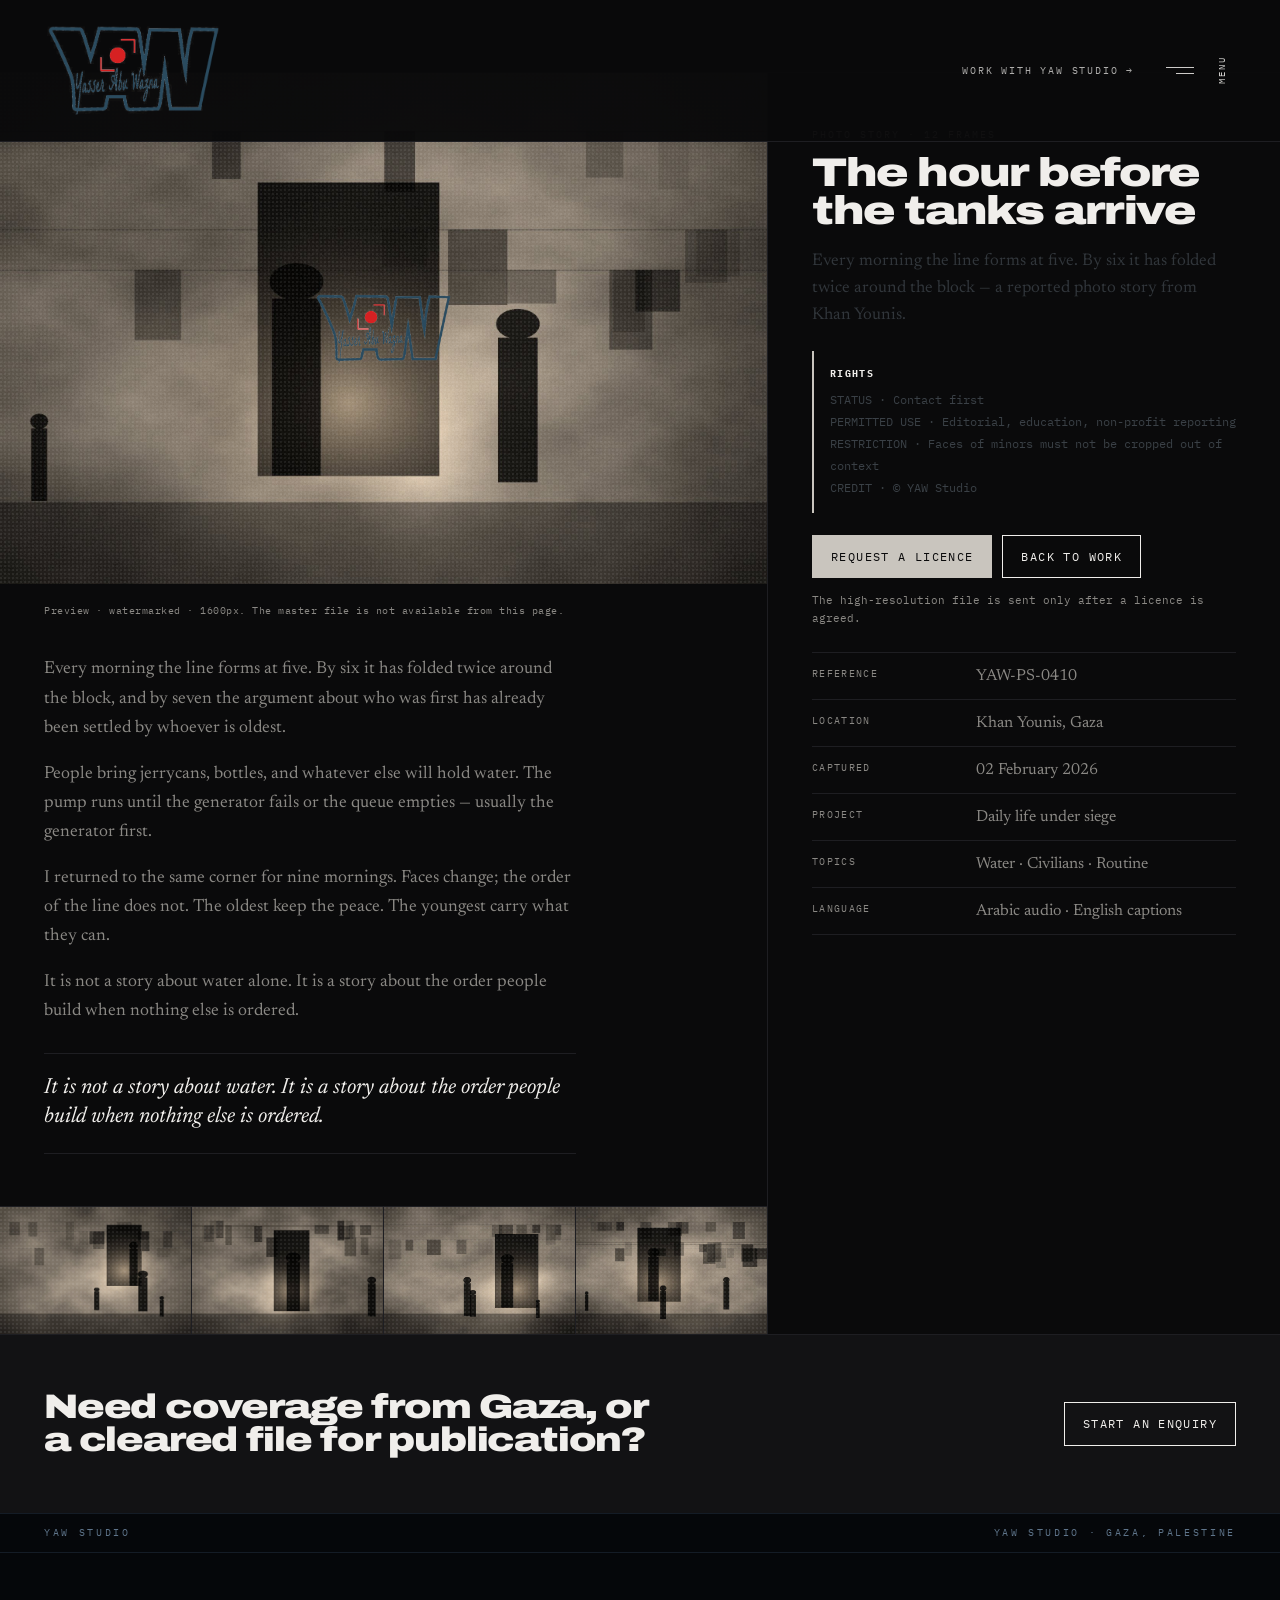
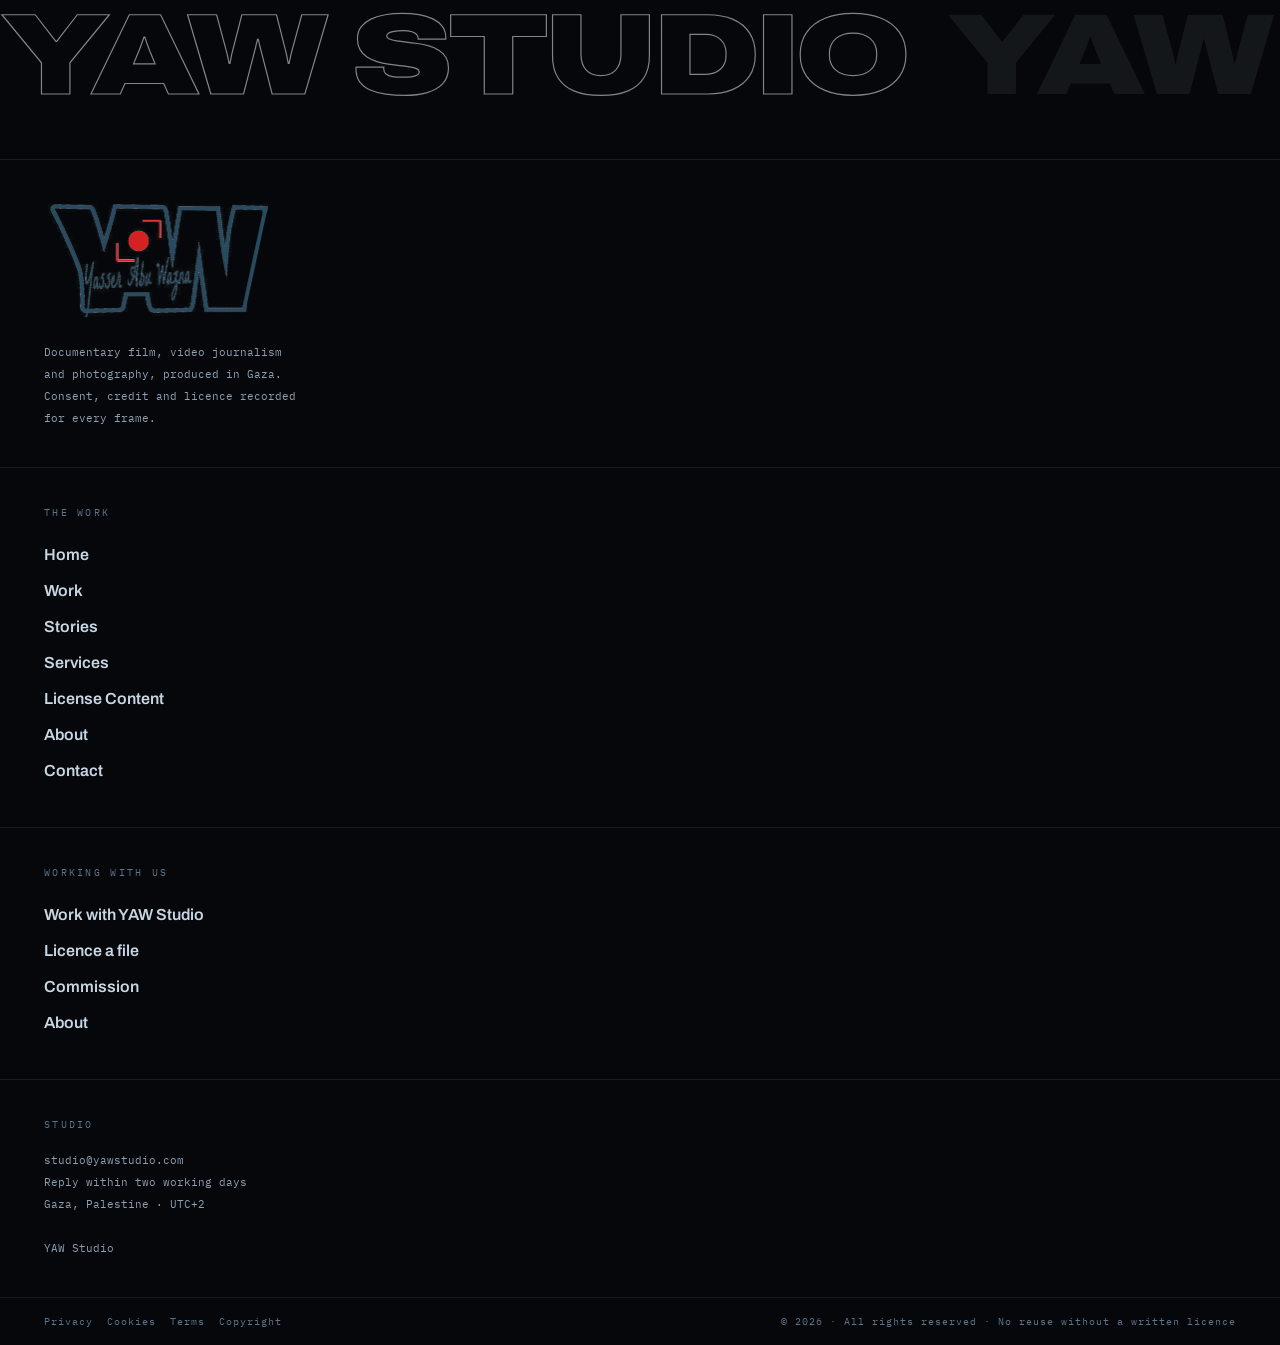
<file: story-water.html>
<!doctype html>
<html lang="en">
<head>
<meta charset="utf-8">
<meta name="viewport" content="width=device-width, initial-scale=1">
<title>The hour before the tanks arrive &mdash; YAW STUDIO</title>
<meta name="description" content="Every morning the line forms at five. By six it has folded twice around the block — a reported photo story from Khan Younis.">
<meta property="og:title" content="The hour before the tanks arrive — YAW STUDIO">
<meta property="og:description" content="Every morning the line forms at five. By six it has folded twice around the block — a reported photo story from Khan Younis.">
<meta property="og:type" content="website">
<link rel="preconnect" href="https://fonts.googleapis.com"><link rel="preconnect" href="https://fonts.gstatic.com" crossorigin><link href="https://fonts.googleapis.com/css2?family=Archivo:ital,wdth,wght@0,62..125,100..900;1,62..125,100..900&family=IBM+Plex+Mono:wght@400;500&family=Newsreader:ital,opsz,wght@0,6..72,200..700;1,6..72,200..600&display=swap" rel="stylesheet">
<link rel="icon" href="assets/logo/favicon-512.png">
<link rel="apple-touch-icon" href="assets/logo/favicon-512.png">
<link rel="stylesheet" href="assets/style.css">
<link rel="stylesheet" href="assets/home.css">
</head>
<body>
<a class="skip" href="#main">Skip to content</a>
<header class="hdr">
  <a class="brand" href="index.html" aria-label="YAW STUDIO — home">
    <img class="mark" src="assets/logo/yaw-logo-ink.png" alt="" aria-hidden="true" width="924" height="458">
  </a>
  <div class="hdr-actions">
    <a class="hdr-cta" href="contact.html">Work with YAW Studio &rarr;</a>
    <button class="menu-btn" id="menuBtn" type="button" aria-expanded="false" aria-controls="menuRoom" aria-label="Open menu">
      <span class="menu-frame"><span class="menu-line"></span><span class="menu-line short"></span><span class="menu-tag">Menu</span></span>
    </button>
  </div>
  <nav aria-label="Main" hidden><a href="index.html">Home</a><a href="work.html">Work</a><a href="story.html" aria-current="page">Stories</a><a href="services.html">Services</a><a href="licensing.html">License Content</a><a href="about.html">About</a><a href="contact.html">Contact</a></nav>
</header>
<div class="overlay" id="menuRoom" aria-hidden="true">
  <div class="sweep"></div>
  <div class="top">
    <img  src="assets/logo/yaw-logo-ink.png" alt="" aria-hidden="true" width="924" height="458">
    <button class="close" id="menuClose" type="button">Close &times;</button>
  </div>
  <div class="list"><a href="index.html" data-i="0"><span class="k">01</span><span class="w"><b>Home</b></span><span class="d">YAW Studio &middot; Gaza</span></a><a href="work.html" data-i="1"><span class="k">02</span><span class="w"><b>Work</b></span><span class="d">Photography &middot; frames</span></a><a href="story.html" data-i="2"><span class="k">03</span><span class="w"><b>Stories</b></span><span class="d">Reported &middot; written &middot; photographed</span></a><a href="services.html" data-i="3"><span class="k">04</span><span class="w"><b>Services</b></span><span class="d">Commission &middot; production</span></a><a href="licensing.html" data-i="4"><span class="k">05</span><span class="w"><b>License Content</b></span><span class="d">Cleared stills &amp; footage</span></a><a href="about.html" data-i="5"><span class="k">06</span><span class="w"><b>About</b></span><span class="d">YAW Studio &middot; Gaza</span></a><a href="contact.html" data-i="6"><span class="k">07</span><span class="w"><b>Contact</b></span><span class="d">Discovery &middot; enquiries</span></a></div>
  <div class="view"><div class="lay on"><div class="ph"><img src="images/hero-main.jpg" alt="Home" loading="lazy"></div></div><div class="lay"><div class="ph c"><img src="images/frame-03.jpg" alt="Work" loading="lazy"></div></div><div class="lay"><div class="ph b"><img src="images/story-01.jpg" alt="Stories" loading="lazy"></div></div><div class="lay"><div class="ph"><img src="images/w04.jpg" alt="Services" loading="lazy"></div></div><div class="lay"><div class="ph d"><img src="images/frame-01.jpg" alt="License Content" loading="lazy"></div></div><div class="lay"><div class="ph c"><img src="images/portrait.jpg" alt="About" loading="lazy"></div></div><div class="lay"><div class="ph b"><img src="images/film-04.jpg" alt="Contact" loading="lazy"></div></div></div>
  <div class="foot"><span>YAW Studio</span>
  <span>studio@yawstudio.com</span><span>Gaza, Palestine</span></div>
</div>
<main id="main">
<div class="story">
  <div class="col-a">
    <div class="ph "><img src="images/story-01.jpg" alt="Morning water queue in Khan Younis" loading="lazy"><span class="wm"><img class="mark" src="assets/logo/yaw-logo-ink.png" alt="" aria-hidden="true"></span></div>
    <p class="figcap">Preview &middot; watermarked &middot; 1600px. The master file is not available from this page.</p>
    <div class="prose">
      <p>Every morning the line forms at five. By six it has folded twice around the block, and by seven the argument about who was first has already been settled by whoever is oldest.</p>
      <p>People bring jerrycans, bottles, and whatever else will hold water. The pump runs until the generator fails or the queue empties — usually the generator first.</p>
      <p>I returned to the same corner for nine mornings. Faces change; the order of the line does not. The oldest keep the peace. The youngest carry what they can.</p>
      <p>It is not a story about water alone. It is a story about the order people build when nothing else is ordered.</p>
      <div class="pull">It is not a story about water. It is a story about the order people build when nothing else is ordered.</div>
    </div>
    <div class="thumbs">
      <div class="ph b"><img src="images/story-02.jpg" alt="Corridor outside the workshop" loading="lazy"></div>
      <div class="ph c"><img src="images/story-03.jpg" alt="Casting material on a workbench" loading="lazy"></div>
      <div class="ph d"><img src="images/story-04.jpg" alt="A child waiting with a guardian" loading="lazy"></div>
      <div class="ph "><img src="images/story-05.jpg" alt="Finished sockets on a shelf" loading="lazy"></div>
    </div>
  </div>
  <div class="col-b">
    <p class="eyebrow" style="color:var(--signal)">Photo story &middot; 12 frames</p>
    <h1 class="disp">The hour before the tanks arrive</h1>
    <p style="font-family:var(--read);font-size:17px;line-height:1.6;color:#31363B">
      Every morning the line forms at five. By six it has folded twice around the block — a reported photo story from Khan Younis.</p>
    <div class="rights">
      <b>Rights</b>
      STATUS &middot; Contact first<br>
      PERMITTED USE &middot; Editorial, education, non-profit reporting<br>
      RESTRICTION &middot; Faces of minors must not be cropped out of context<br>
      CREDIT &middot; &copy; YAW Studio
    </div>
    <div class="btnrow" style="padding:0">
      <a class="btn fill" href="licensing.html">Request a licence</a>
      <a class="btn" href="work.html">Back to work</a>
    </div>
    <p class="fine" style="margin-top:14px">The high-resolution file is sent only after a licence is agreed.</p>
    <dl class="facts">
      <div><dt>Reference</dt><dd>YAW-PS-0410</dd></div>
      <div><dt>Location</dt><dd>Khan Younis, Gaza</dd></div>
      <div><dt>Captured</dt><dd>02 February 2026</dd></div>
      <div><dt>Project</dt><dd>Daily life under siege</dd></div>
      <div><dt>Topics</dt><dd>Water &middot; Civilians &middot; Routine</dd></div>
      <div><dt>Language</dt><dd>Arabic audio &middot; English captions</dd></div>
    </dl>
  </div>
</div>

<section class="band">
  <h2 class="disp">Need coverage from Gaza, or a cleared file for publication?</h2>
  <a class="btn" href="contact.html">Start an enquiry</a>
</section>
</main>
<footer class="endcard">
  <div class="slateline">
    <span>YAW STUDIO</span>
    <span>YAW Studio &middot; Gaza, Palestine</span>
    <span class="tc2"></span>
  </div>
  <div class="roll"><div class="rn">
    <span>YAW STUDIO</span><span>YAW STUDIO</span><span>YAW STUDIO</span><span>YAW STUDIO</span><span>YAW STUDIO</span><span>YAW STUDIO</span><span>YAW STUDIO</span><span>YAW STUDIO</span>
  </div></div>
  <div class="cols">
    <div class="cell">
      <img class="lock" src="assets/logo/yaw-logo-ink.png" alt="YAW STUDIO" width="924" height="458">
      <p>Documentary film, video journalism<br>and photography, produced in Gaza.<br>Consent, credit and licence recorded<br>for every frame.</p>
    </div>
    <div class="cell"><h4>The work</h4>
      <a href="index.html">Home</a><a href="work.html">Work</a>
      <a href="story.html">Stories</a><a href="services.html">Services</a>
      <a href="licensing.html">License Content</a><a href="about.html">About</a>
      <a href="contact.html">Contact</a></div>
    <div class="cell"><h4>Working with us</h4>
      <a href="contact.html">Work with YAW Studio</a><a href="licensing.html">Licence a file</a>
      <a href="services.html">Commission</a><a href="about.html">About</a></div>
    <div class="cell"><h4>Studio</h4>
      <p>studio@yawstudio.com<br>Reply within two working days<br>Gaza, Palestine &middot; UTC+2<br><br>
      YAW Studio</p></div>
  </div>
  <div class="base">
    <div><a href="legal.html#privacy">Privacy</a><a href="legal.html#cookies">Cookies</a><a href="legal.html#terms">Terms</a><a href="legal.html#copyright">Copyright</a></div>
    <div>&copy; 2026 &middot; All rights reserved &middot; No reuse without a written licence</div>
  </div>
</footer>
<script src="assets/site.js"></script>
<script src="assets/site.js"></script>
<script src="assets/site.js"></script>
<script src="assets/site.js"></script>
</body>
</html>
</file>
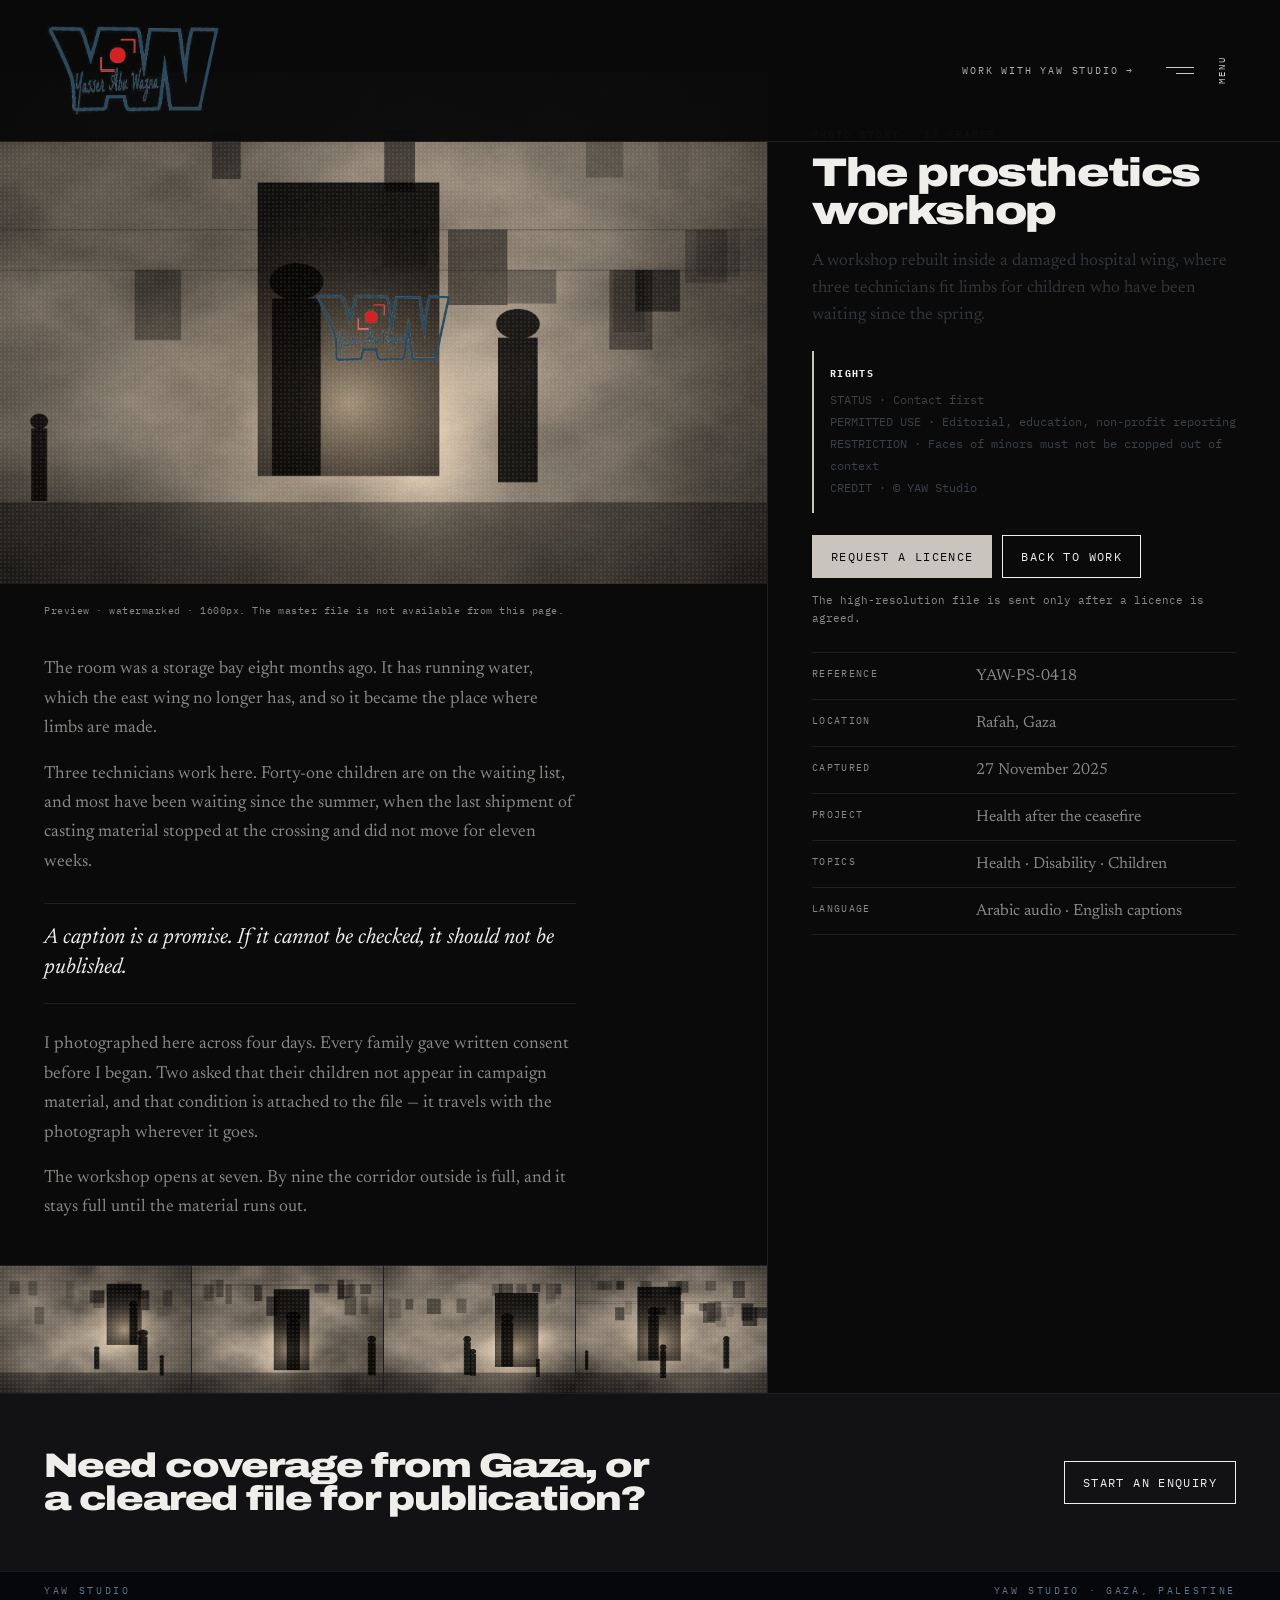
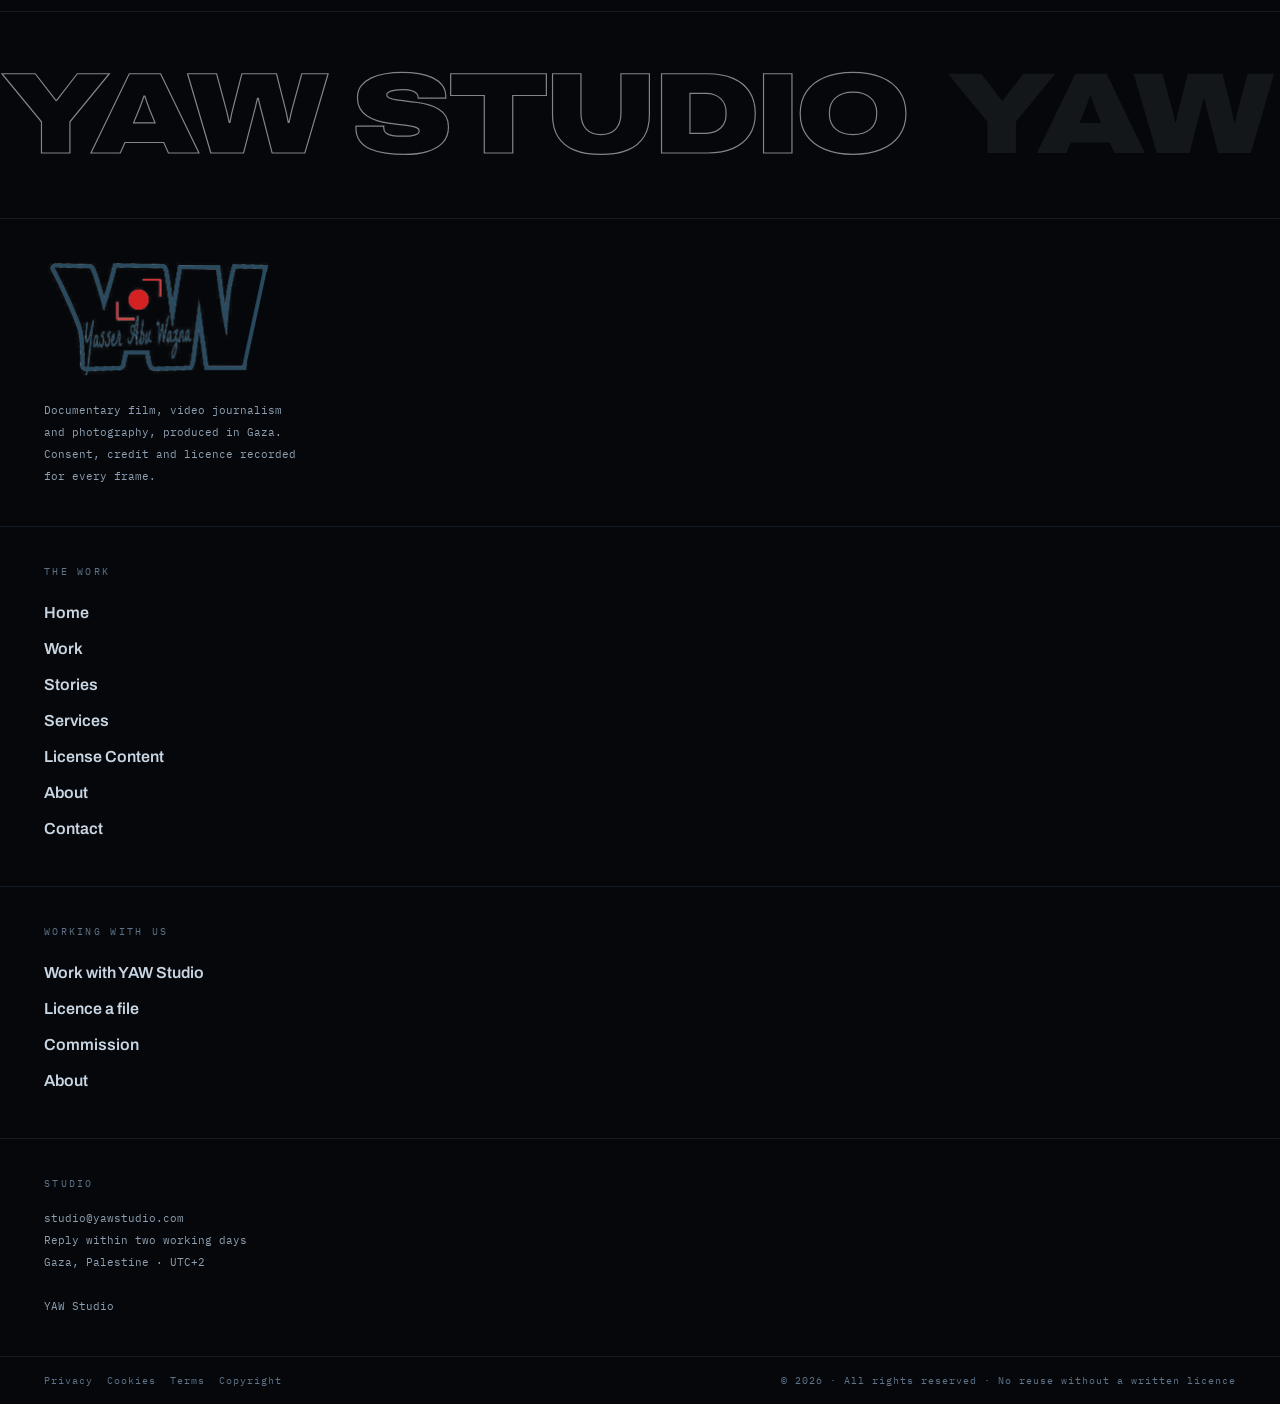
<file: story.html>
<!doctype html>
<html lang="en">
<head>
<meta charset="utf-8">
<meta name="viewport" content="width=device-width, initial-scale=1">
<title>The prosthetics workshop &mdash; YAW STUDIO</title>
<meta name="description" content="A workshop rebuilt inside a damaged hospital wing in Rafah, where technicians fit limbs for children.">
<meta property="og:title" content="The prosthetics workshop — YAW STUDIO">
<meta property="og:description" content="A workshop rebuilt inside a damaged hospital wing in Rafah, where technicians fit limbs for children.">
<meta property="og:type" content="website">
<link rel="preconnect" href="https://fonts.googleapis.com"><link rel="preconnect" href="https://fonts.gstatic.com" crossorigin><link href="https://fonts.googleapis.com/css2?family=Archivo:ital,wdth,wght@0,62..125,100..900;1,62..125,100..900&family=IBM+Plex+Mono:wght@400;500&family=Newsreader:ital,opsz,wght@0,6..72,200..700;1,6..72,200..600&display=swap" rel="stylesheet">
<link rel="icon" href="assets/logo/favicon-512.png">
<link rel="apple-touch-icon" href="assets/logo/favicon-512.png">
<link rel="stylesheet" href="assets/style.css">
<link rel="stylesheet" href="assets/home.css">
</head>
<body>
<a class="skip" href="#main">Skip to content</a>
<header class="hdr">
  <a class="brand" href="index.html" aria-label="YAW STUDIO — home">
    <img class="mark" src="assets/logo/yaw-logo-ink.png" alt="" aria-hidden="true" width="924" height="458">
  </a>
  <div class="hdr-actions">
    <a class="hdr-cta" href="contact.html">Work with YAW Studio &rarr;</a>
    <button class="menu-btn" id="menuBtn" type="button" aria-expanded="false" aria-controls="menuRoom" aria-label="Open menu">
      <span class="menu-frame"><span class="menu-line"></span><span class="menu-line short"></span><span class="menu-tag">Menu</span></span>
    </button>
  </div>
  <nav aria-label="Main" hidden><a href="index.html">Home</a><a href="work.html">Work</a><a href="story.html" aria-current="page">Stories</a><a href="services.html">Services</a><a href="licensing.html">License Content</a><a href="about.html">About</a><a href="contact.html">Contact</a></nav>
</header>
<div class="overlay" id="menuRoom" aria-hidden="true">
  <div class="sweep"></div>
  <div class="top">
    <img  src="assets/logo/yaw-logo-ink.png" alt="" aria-hidden="true" width="924" height="458">
    <button class="close" id="menuClose" type="button">Close &times;</button>
  </div>
  <div class="list"><a href="index.html" data-i="0"><span class="k">01</span><span class="w"><b>Home</b></span><span class="d">YAW Studio &middot; Gaza</span></a><a href="work.html" data-i="1"><span class="k">02</span><span class="w"><b>Work</b></span><span class="d">Photography &middot; frames</span></a><a href="story.html" data-i="2"><span class="k">03</span><span class="w"><b>Stories</b></span><span class="d">Reported &middot; written &middot; photographed</span></a><a href="services.html" data-i="3"><span class="k">04</span><span class="w"><b>Services</b></span><span class="d">Commission &middot; production</span></a><a href="licensing.html" data-i="4"><span class="k">05</span><span class="w"><b>License Content</b></span><span class="d">Cleared stills &amp; footage</span></a><a href="about.html" data-i="5"><span class="k">06</span><span class="w"><b>About</b></span><span class="d">YAW Studio &middot; Gaza</span></a><a href="contact.html" data-i="6"><span class="k">07</span><span class="w"><b>Contact</b></span><span class="d">Discovery &middot; enquiries</span></a></div>
  <div class="view"><div class="lay on"><div class="ph"><img src="images/hero-main.jpg" alt="Home" loading="lazy"></div></div><div class="lay"><div class="ph c"><img src="images/frame-03.jpg" alt="Work" loading="lazy"></div></div><div class="lay"><div class="ph b"><img src="images/story-01.jpg" alt="Stories" loading="lazy"></div></div><div class="lay"><div class="ph"><img src="images/w04.jpg" alt="Services" loading="lazy"></div></div><div class="lay"><div class="ph d"><img src="images/frame-01.jpg" alt="License Content" loading="lazy"></div></div><div class="lay"><div class="ph c"><img src="images/portrait.jpg" alt="About" loading="lazy"></div></div><div class="lay"><div class="ph b"><img src="images/film-04.jpg" alt="Contact" loading="lazy"></div></div></div>
  <div class="foot"><span>YAW Studio</span>
  <span>studio@yawstudio.com</span><span>Gaza, Palestine</span></div>
</div>
<main id="main">
<div class="story">
  <div class="col-a">
    <div class="ph "><img src="images/story-01.jpg" alt="A technician checks the fit of a prosthetic socket" loading="lazy"><span class="wm"><img class="mark" src="assets/logo/yaw-logo-ink.png" alt="" aria-hidden="true"></span></div>
    <p class="figcap">Preview &middot; watermarked &middot; 1600px. The master file is not available from this page.</p>
    <div class="prose">
      <p>The room was a storage bay eight months ago. It has running water, which the east wing no longer has, and so it became the place where limbs are made.</p>
      <p>Three technicians work here. Forty-one children are on the waiting list, and most have been waiting since the summer, when the last shipment of casting material stopped at the crossing and did not move for eleven weeks.</p>
      <div class="pull">A caption is a promise. If it cannot be checked, it should not be published.</div>
      <p>I photographed here across four days. Every family gave written consent before I began. Two asked that their children not appear in campaign material, and that condition is attached to the file &mdash; it travels with the photograph wherever it goes.</p>
      <p>The workshop opens at seven. By nine the corridor outside is full, and it stays full until the material runs out.</p>
    </div>
    <div class="thumbs">
      <div class="ph b"><img src="images/story-02.jpg" alt="Corridor outside the workshop" loading="lazy"></div>
      <div class="ph c"><img src="images/story-03.jpg" alt="Casting material on a workbench" loading="lazy"></div>
      <div class="ph d"><img src="images/story-04.jpg" alt="A child waiting with a guardian" loading="lazy"></div>
      <div class="ph "><img src="images/story-05.jpg" alt="Finished sockets on a shelf" loading="lazy"></div>
    </div>
  </div>
  <div class="col-b">
    <p class="eyebrow" style="color:var(--signal)">Photo story &middot; 12 frames</p>
    <h1 class="disp">The prosthetics workshop</h1>
    <p style="font-family:var(--read);font-size:17px;line-height:1.6;color:#31363B">
      A workshop rebuilt inside a damaged hospital wing, where three technicians fit limbs for children who have been waiting since the spring.</p>
    <div class="rights">
      <b>Rights</b>
      STATUS &middot; Contact first<br>
      PERMITTED USE &middot; Editorial, education, non-profit reporting<br>
      RESTRICTION &middot; Faces of minors must not be cropped out of context<br>
      CREDIT &middot; &copy; YAW Studio
    </div>
    <div class="btnrow" style="padding:0">
      <a class="btn fill" href="licensing.html">Request a licence</a>
      <a class="btn" href="work.html">Back to work</a>
    </div>
    <p class="fine" style="margin-top:14px">The high-resolution file is sent only after a licence is agreed.</p>
    <dl class="facts">
      <div><dt>Reference</dt><dd>YAW-PS-0418</dd></div>
      <div><dt>Location</dt><dd>Rafah, Gaza</dd></div>
      <div><dt>Captured</dt><dd>27 November 2025</dd></div>
      <div><dt>Project</dt><dd>Health after the ceasefire</dd></div>
      <div><dt>Topics</dt><dd>Health &middot; Disability &middot; Children</dd></div>
      <div><dt>Language</dt><dd>Arabic audio &middot; English captions</dd></div>
    </dl>
  </div>
</div>

<section class="band">
  <h2 class="disp">Need coverage from Gaza, or a cleared file for publication?</h2>
  <a class="btn" href="contact.html">Start an enquiry</a>
</section>
</main>
<footer class="endcard">
  <div class="slateline">
    <span>YAW STUDIO</span>
    <span>YAW Studio &middot; Gaza, Palestine</span>
    <span class="tc2"></span>
  </div>
  <div class="roll"><div class="rn">
    <span>YAW STUDIO</span><span>YAW STUDIO</span><span>YAW STUDIO</span><span>YAW STUDIO</span><span>YAW STUDIO</span><span>YAW STUDIO</span><span>YAW STUDIO</span><span>YAW STUDIO</span>
  </div></div>
  <div class="cols">
    <div class="cell">
      <img class="lock" src="assets/logo/yaw-logo-ink.png" alt="YAW STUDIO" width="924" height="458">
      <p>Documentary film, video journalism<br>and photography, produced in Gaza.<br>Consent, credit and licence recorded<br>for every frame.</p>
    </div>
    <div class="cell"><h4>The work</h4>
      <a href="index.html">Home</a><a href="work.html">Work</a>
      <a href="story.html">Stories</a><a href="services.html">Services</a>
      <a href="licensing.html">License Content</a><a href="about.html">About</a>
      <a href="contact.html">Contact</a></div>
    <div class="cell"><h4>Working with us</h4>
      <a href="contact.html">Work with YAW Studio</a><a href="licensing.html">Licence a file</a>
      <a href="services.html">Commission</a><a href="about.html">About</a></div>
    <div class="cell"><h4>Studio</h4>
      <p>studio@yawstudio.com<br>Reply within two working days<br>Gaza, Palestine &middot; UTC+2<br><br>
      YAW Studio</p></div>
  </div>
  <div class="base">
    <div><a href="legal.html#privacy">Privacy</a><a href="legal.html#cookies">Cookies</a><a href="legal.html#terms">Terms</a><a href="legal.html#copyright">Copyright</a></div>
    <div>&copy; 2026 &middot; All rights reserved &middot; No reuse without a written licence</div>
  </div>
</footer>
<script src="assets/site.js"></script>
<script src="assets/site.js"></script>
<script src="assets/site.js"></script>
<script src="assets/site.js"></script>
</body>
</html>
</file>
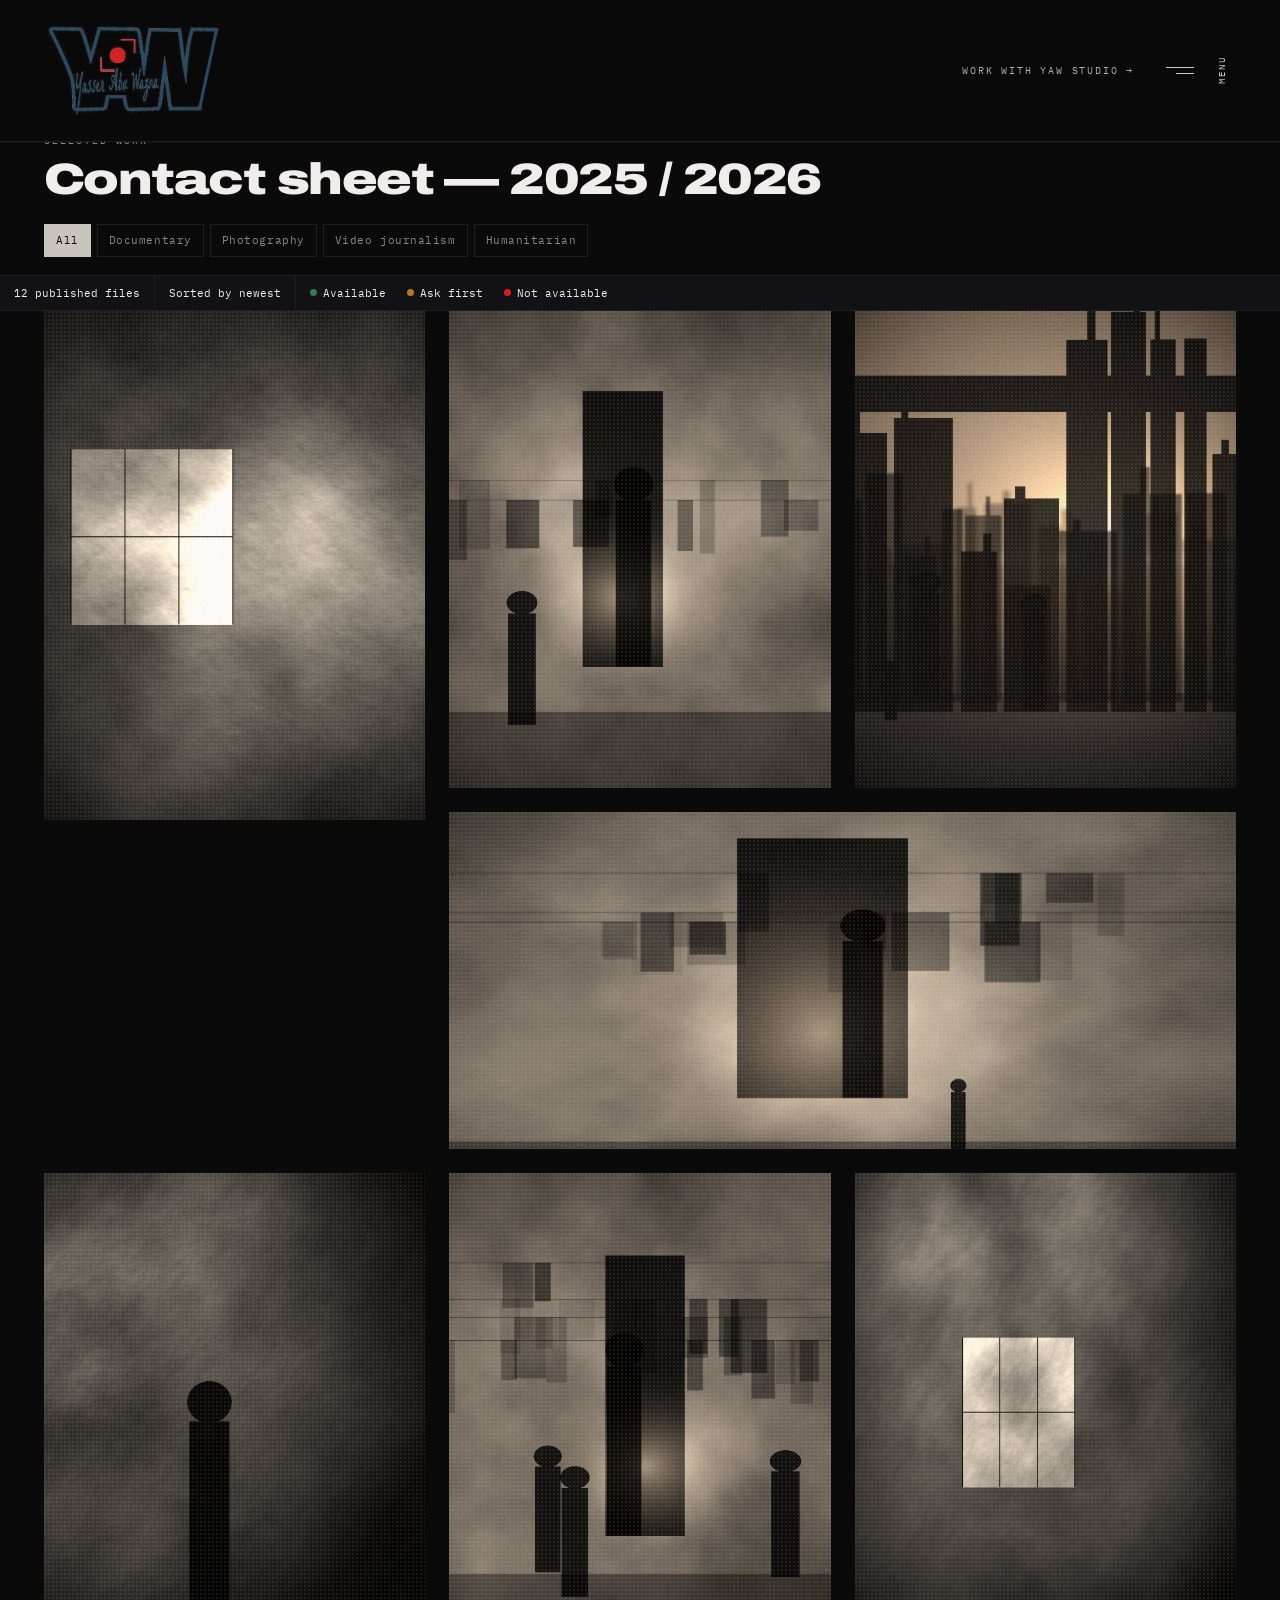
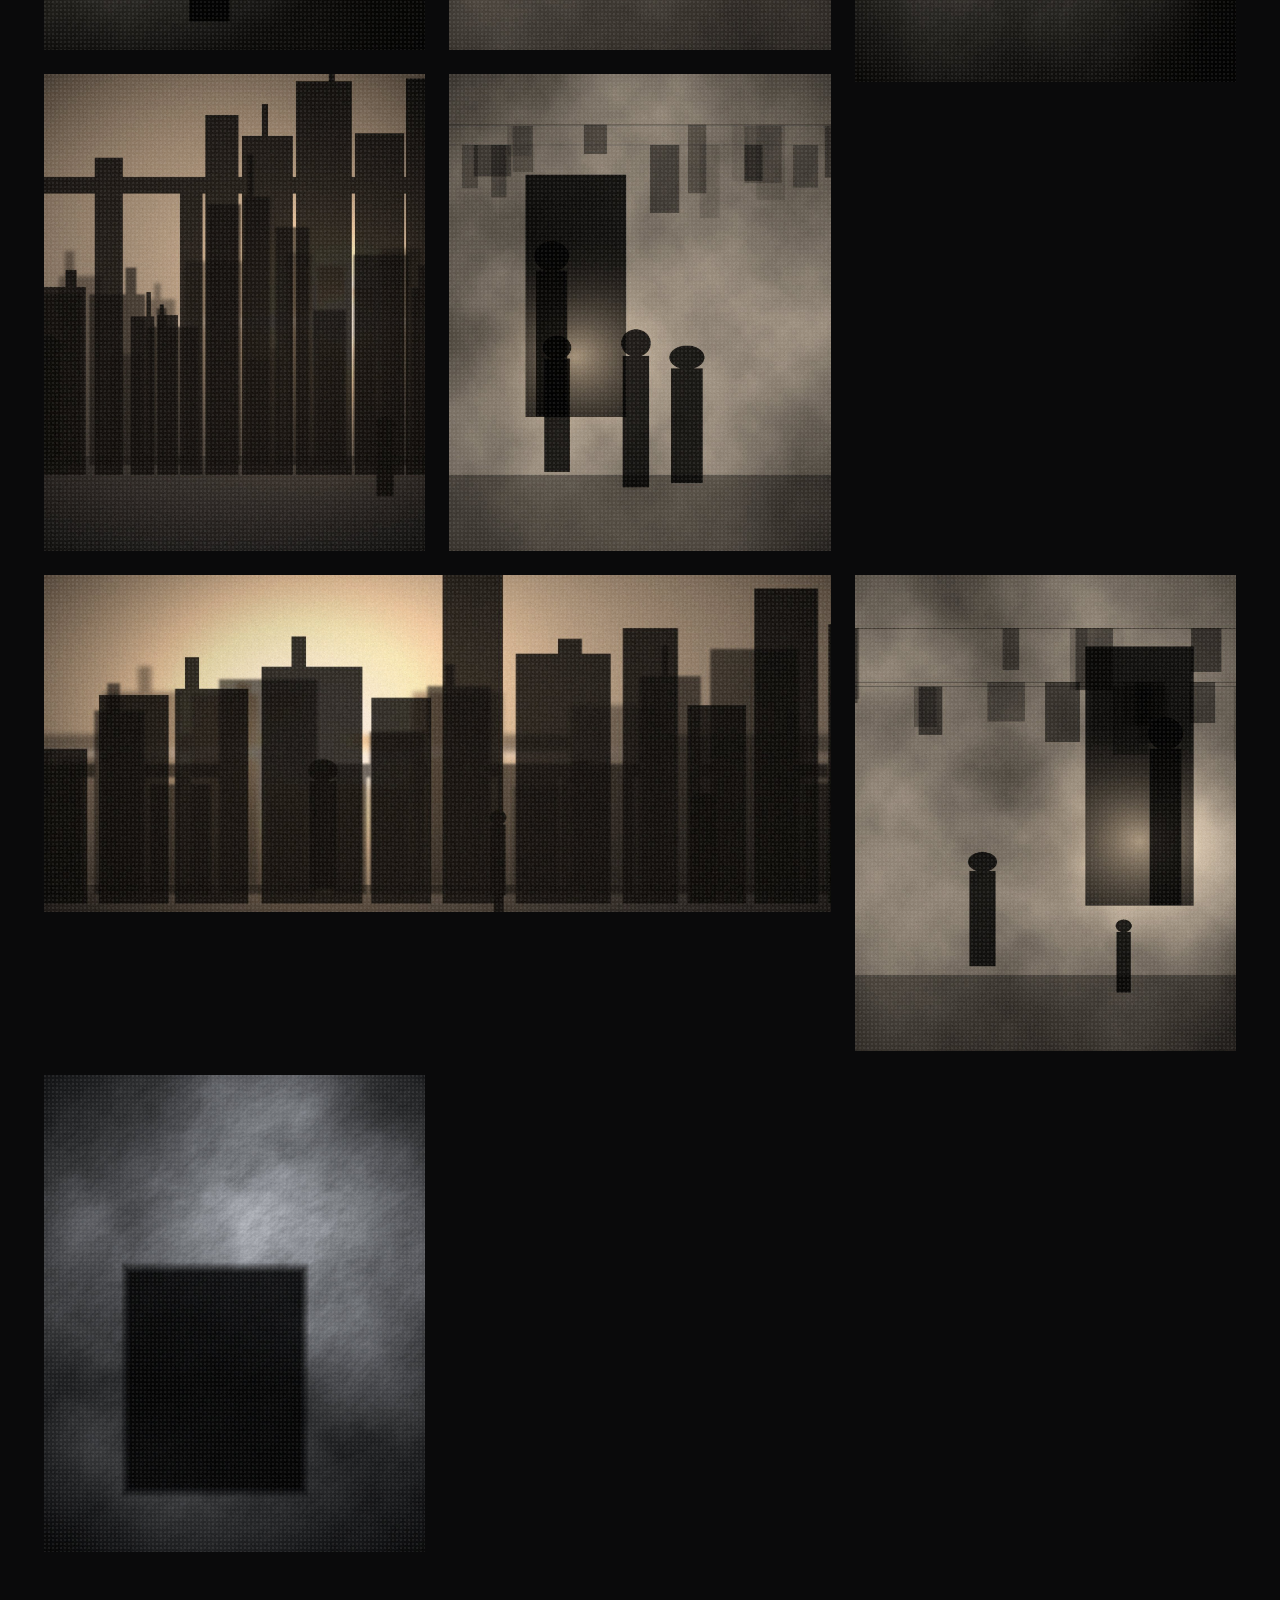
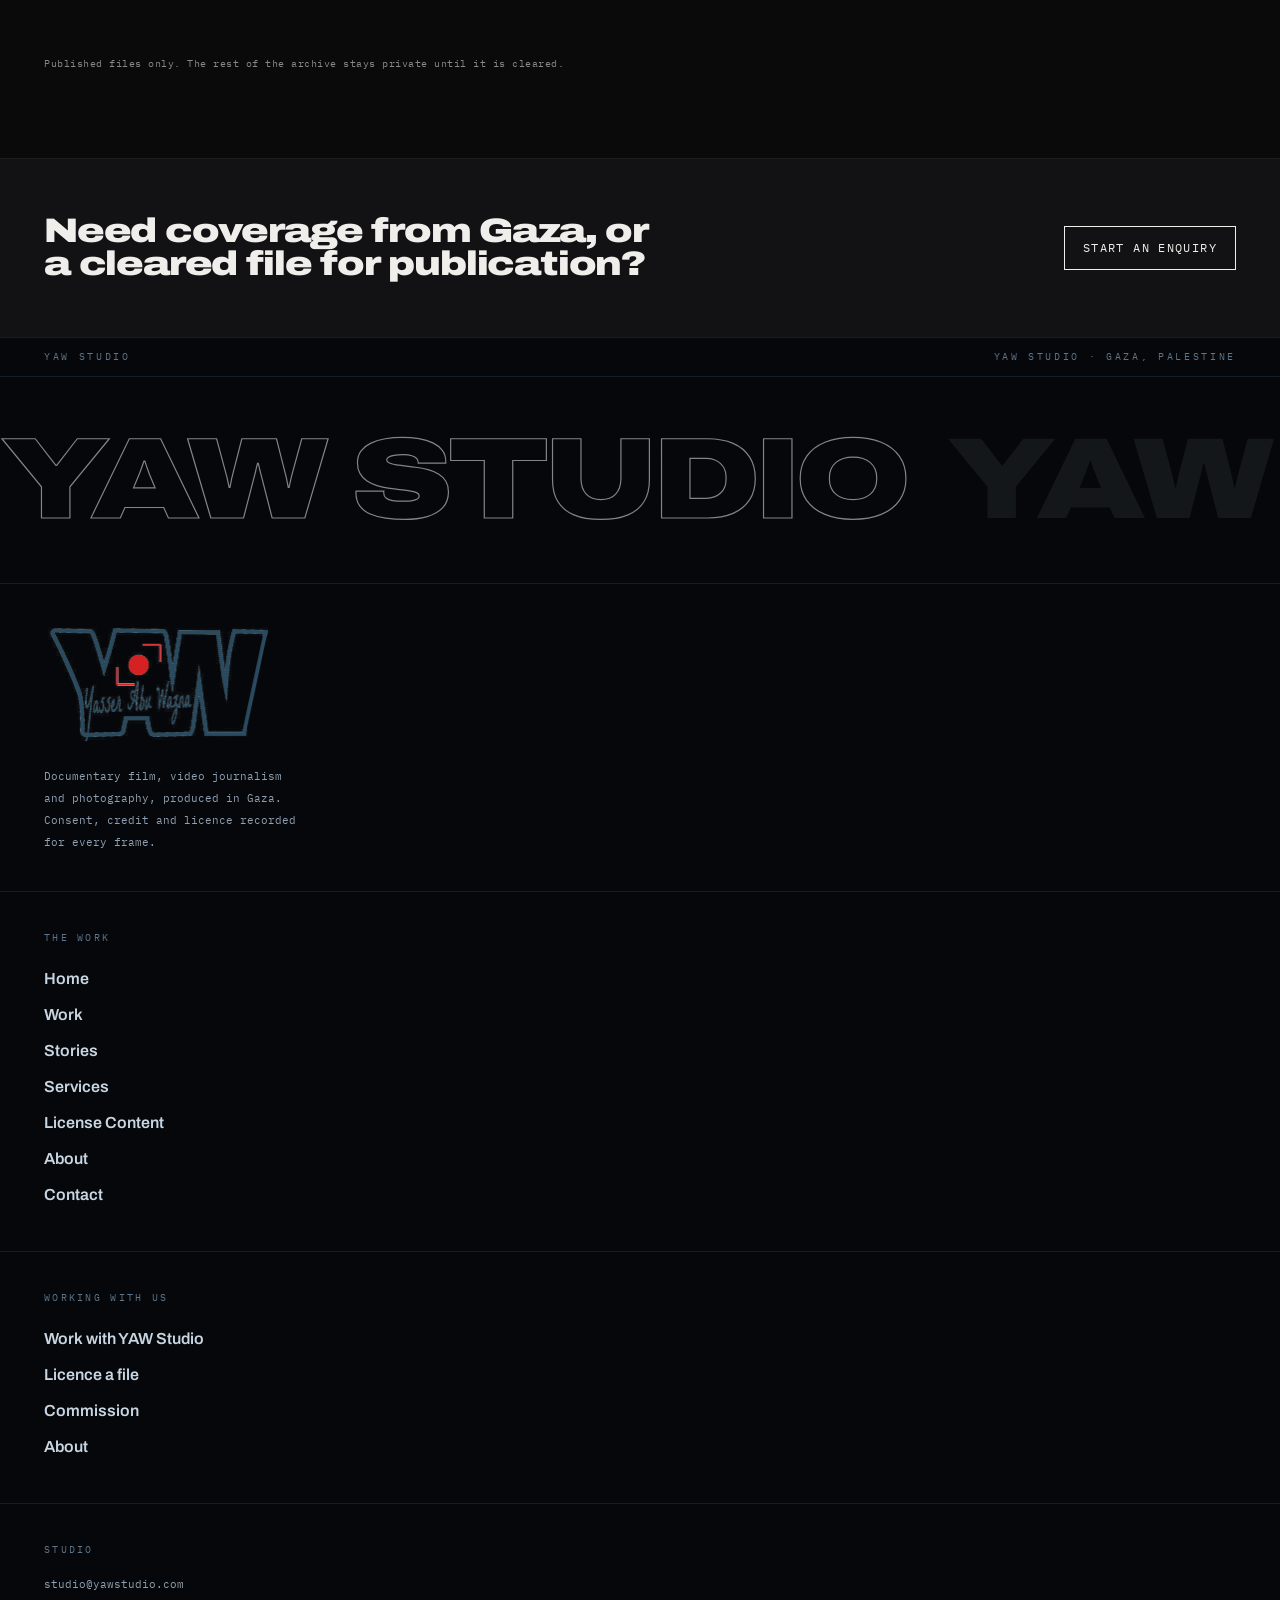
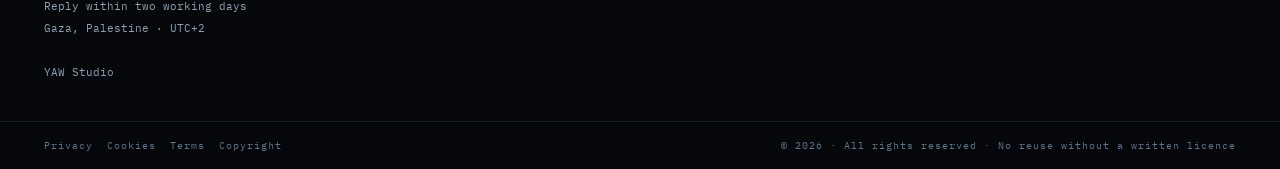
<file: work.html>
<!doctype html>
<html lang="en">
<head>
<meta charset="utf-8">
<meta name="viewport" content="width=device-width, initial-scale=1">
<title>Selected work &mdash; YAW STUDIO</title>
<meta name="description" content="Documentary photography, photo stories and video journalism produced in Gaza between 2025 and 2026.">
<meta property="og:title" content="Selected work — YAW STUDIO">
<meta property="og:description" content="Documentary photography, photo stories and video journalism produced in Gaza between 2025 and 2026.">
<meta property="og:type" content="website">
<link rel="preconnect" href="https://fonts.googleapis.com"><link rel="preconnect" href="https://fonts.gstatic.com" crossorigin><link href="https://fonts.googleapis.com/css2?family=Archivo:ital,wdth,wght@0,62..125,100..900;1,62..125,100..900&family=IBM+Plex+Mono:wght@400;500&family=Newsreader:ital,opsz,wght@0,6..72,200..700;1,6..72,200..600&display=swap" rel="stylesheet">
<link rel="icon" href="assets/logo/favicon-512.png">
<link rel="apple-touch-icon" href="assets/logo/favicon-512.png">
<link rel="stylesheet" href="assets/style.css">
<link rel="stylesheet" href="assets/home.css">
</head>
<body>
<a class="skip" href="#main">Skip to content</a>
<header class="hdr">
  <a class="brand" href="index.html" aria-label="YAW STUDIO — home">
    <img class="mark" src="assets/logo/yaw-logo-ink.png" alt="" aria-hidden="true" width="924" height="458">
  </a>
  <div class="hdr-actions">
    <a class="hdr-cta" href="contact.html">Work with YAW Studio &rarr;</a>
    <button class="menu-btn" id="menuBtn" type="button" aria-expanded="false" aria-controls="menuRoom" aria-label="Open menu">
      <span class="menu-frame"><span class="menu-line"></span><span class="menu-line short"></span><span class="menu-tag">Menu</span></span>
    </button>
  </div>
  <nav aria-label="Main" hidden><a href="index.html">Home</a><a href="work.html" aria-current="page">Work</a><a href="story.html">Stories</a><a href="services.html">Services</a><a href="licensing.html">License Content</a><a href="about.html">About</a><a href="contact.html">Contact</a></nav>
</header>
<div class="overlay" id="menuRoom" aria-hidden="true">
  <div class="sweep"></div>
  <div class="top">
    <img  src="assets/logo/yaw-logo-ink.png" alt="" aria-hidden="true" width="924" height="458">
    <button class="close" id="menuClose" type="button">Close &times;</button>
  </div>
  <div class="list"><a href="index.html" data-i="0"><span class="k">01</span><span class="w"><b>Home</b></span><span class="d">YAW Studio &middot; Gaza</span></a><a href="work.html" data-i="1"><span class="k">02</span><span class="w"><b>Work</b></span><span class="d">Photography &middot; frames</span></a><a href="story.html" data-i="2"><span class="k">03</span><span class="w"><b>Stories</b></span><span class="d">Reported &middot; written &middot; photographed</span></a><a href="services.html" data-i="3"><span class="k">04</span><span class="w"><b>Services</b></span><span class="d">Commission &middot; production</span></a><a href="licensing.html" data-i="4"><span class="k">05</span><span class="w"><b>License Content</b></span><span class="d">Cleared stills &amp; footage</span></a><a href="about.html" data-i="5"><span class="k">06</span><span class="w"><b>About</b></span><span class="d">YAW Studio &middot; Gaza</span></a><a href="contact.html" data-i="6"><span class="k">07</span><span class="w"><b>Contact</b></span><span class="d">Discovery &middot; enquiries</span></a></div>
  <div class="view"><div class="lay on"><div class="ph"><img src="images/hero-main.jpg" alt="Home" loading="lazy"></div></div><div class="lay"><div class="ph c"><img src="images/frame-03.jpg" alt="Work" loading="lazy"></div></div><div class="lay"><div class="ph b"><img src="images/story-01.jpg" alt="Stories" loading="lazy"></div></div><div class="lay"><div class="ph"><img src="images/w04.jpg" alt="Services" loading="lazy"></div></div><div class="lay"><div class="ph d"><img src="images/frame-01.jpg" alt="License Content" loading="lazy"></div></div><div class="lay"><div class="ph c"><img src="images/portrait.jpg" alt="About" loading="lazy"></div></div><div class="lay"><div class="ph b"><img src="images/film-04.jpg" alt="Contact" loading="lazy"></div></div></div>
  <div class="foot"><span>YAW Studio</span>
  <span>studio@yawstudio.com</span><span>Gaza, Palestine</span></div>
</div>
<main id="main">
<section class="sec flush" style="border-top:0;padding-top:clamp(28px,4vw,52px)">
  <div class="sec-head">
    <div><p class="eyebrow">Selected work</p><h2 class="disp">Contact sheet &mdash; 2025 / 2026</h2></div>
  </div>
  <div class="chips" data-filter>
    <button class="chip" aria-pressed="true">All</button>
    <button class="chip" aria-pressed="false">Documentary</button>
    <button class="chip" aria-pressed="false">Photography</button>
    <button class="chip" aria-pressed="false">Video journalism</button>
    <button class="chip" aria-pressed="false">Humanitarian</button>
  </div>
  <div class="strip">
    <div>12 published files</div>
    <div>Sorted by newest</div>
    <div><span class="dot go"></span>Available &nbsp; <span class="dot ask"></span>Ask first &nbsp; <span class="dot no"></span>Not available</div>
  </div>
  <div class="wall">
<a class="cell tall" href="story.html"><div class="ph "><img src="images/w01.jpg" alt="Clinic corridor, second week" loading="lazy"></div><div class="meta"><b>Clinic corridor, second week</b>Gaza City &middot; YAW-P-2261<br><span class="dot go"></span><i>Available</i></div></a>
<a class="cell " href="story.html"><div class="ph b"><img src="images/w02.jpg" alt="Morning water queue" loading="lazy"></div><div class="meta"><b>Morning water queue</b>Khan Younis &middot; YAW-P-2270<br><span class="dot go"></span><i>Available</i></div></a>
<a class="cell " href="story.html"><div class="ph c"><img src="images/w03.jpg" alt="Class of forty-two" loading="lazy"></div><div class="meta"><b>Class of forty-two</b>Gaza City &middot; YAW-P-2277<br><span class="dot go"></span><i>Available</i></div></a>
<a class="cell wide" href="story.html"><div class="ph d"><img src="images/w04.jpg" alt="Vaccination day" loading="lazy"></div><div class="meta"><b>Vaccination day</b>North Gaza &middot; YAW-P-2284<br><span class="dot go"></span><i>Available</i></div></a>
<a class="cell " href="story.html"><div class="ph "><img src="images/w05.jpg" alt="Nurse on a night shift" loading="lazy"></div><div class="meta"><b>Nurse on a night shift</b>Rafah &middot; YAW-P-2291<br><span class="dot ask"></span><i>Ask first</i></div></a>
<a class="cell " href="story.html"><div class="ph b"><img src="images/w06.jpg" alt="Water tanks on the roof" loading="lazy"></div><div class="meta"><b>Water tanks on the roof</b>Khan Younis &middot; YAW-P-2298<br><span class="dot go"></span><i>Available</i></div></a>
<a class="cell tall" href="story.html"><div class="ph c"><img src="images/w07.jpg" alt="Pharmacy stock count" loading="lazy"></div><div class="meta"><b>Pharmacy stock count</b>Gaza City &middot; YAW-P-2305<br><span class="dot go"></span><i>Available</i></div></a>
<a class="cell " href="story.html"><div class="ph d"><img src="images/w08.jpg" alt="Fishermen, first light" loading="lazy"></div><div class="meta"><b>Fishermen, first light</b>Gaza port &middot; YAW-P-2312<br><span class="dot go"></span><i>Available</i></div></a>
<a class="cell " href="story.html"><div class="ph "><img src="images/w09.jpg" alt="The prosthetics workshop" loading="lazy"></div><div class="meta"><b>The prosthetics workshop</b>Rafah &middot; YAW-PS-0418<br><span class="dot ask"></span><i>Ask first</i></div></a>
<a class="cell wide" href="story.html"><div class="ph b"><img src="images/w10.jpg" alt="Bread before dawn" loading="lazy"></div><div class="meta"><b>Bread before dawn</b>Gaza City &middot; YAW-PS-0402<br><span class="dot go"></span><i>Available</i></div></a>
<a class="cell " href="story.html"><div class="ph c"><img src="images/w11.jpg" alt="Winter shelter, day one" loading="lazy"></div><div class="meta"><b>Winter shelter, day one</b>Khan Younis &middot; YAW-P-2326<br><span class="dot go"></span><i>Available</i></div></a>
<a class="cell " href="story.html"><div class="ph d"><img src="images/w12.jpg" alt="A school in a warehouse" loading="lazy"></div><div class="meta"><b>A school in a warehouse</b>Deir al-Balah &middot; YAW-P-2333<br><span class="dot go"></span><i>Available</i></div></a>
</div>
  <p class="figcap" style="padding-top:16px">Published files only. The rest of the archive stays private until it is cleared.</p>
</section>

<section class="band">
  <h2 class="disp">Need coverage from Gaza, or a cleared file for publication?</h2>
  <a class="btn" href="contact.html">Start an enquiry</a>
</section>
</main>
<footer class="endcard">
  <div class="slateline">
    <span>YAW STUDIO</span>
    <span>YAW Studio &middot; Gaza, Palestine</span>
    <span class="tc2"></span>
  </div>
  <div class="roll"><div class="rn">
    <span>YAW STUDIO</span><span>YAW STUDIO</span><span>YAW STUDIO</span><span>YAW STUDIO</span><span>YAW STUDIO</span><span>YAW STUDIO</span><span>YAW STUDIO</span><span>YAW STUDIO</span>
  </div></div>
  <div class="cols">
    <div class="cell">
      <img class="lock" src="assets/logo/yaw-logo-ink.png" alt="YAW STUDIO" width="924" height="458">
      <p>Documentary film, video journalism<br>and photography, produced in Gaza.<br>Consent, credit and licence recorded<br>for every frame.</p>
    </div>
    <div class="cell"><h4>The work</h4>
      <a href="index.html">Home</a><a href="work.html">Work</a>
      <a href="story.html">Stories</a><a href="services.html">Services</a>
      <a href="licensing.html">License Content</a><a href="about.html">About</a>
      <a href="contact.html">Contact</a></div>
    <div class="cell"><h4>Working with us</h4>
      <a href="contact.html">Work with YAW Studio</a><a href="licensing.html">Licence a file</a>
      <a href="services.html">Commission</a><a href="about.html">About</a></div>
    <div class="cell"><h4>Studio</h4>
      <p>studio@yawstudio.com<br>Reply within two working days<br>Gaza, Palestine &middot; UTC+2<br><br>
      YAW Studio</p></div>
  </div>
  <div class="base">
    <div><a href="legal.html#privacy">Privacy</a><a href="legal.html#cookies">Cookies</a><a href="legal.html#terms">Terms</a><a href="legal.html#copyright">Copyright</a></div>
    <div>&copy; 2026 &middot; All rights reserved &middot; No reuse without a written licence</div>
  </div>
</footer>
<script src="assets/site.js"></script>
<script src="assets/site.js"></script>
<script src="assets/site.js"></script>
</body>
</html>
</file>
<file: assets/style.css>
/* ============================================================
   YAW STUDIO — public website
   Design direction 03 · THE AGENCY WALL
   Free to use, edit and publish.

   TO SWITCH DIRECTION: replace the six values in :root below.
   Alternative palettes are listed at the bottom of this file.
   ============================================================ */

:root{
  /* --- cinematic · dark editorial --- */
  --paper:#0A0A0B;
  --paper-2:#121214;
  --line:#1E1E22;
  --ink:#F0EEEB;
  --mute:#8A8884;

  /* brand — taken from the final logo artwork */
  --navy:#101215;
  --brand-red:#E01B18;
  --signal:#C9C5BE;

  /* status — meaning is fixed, do not reuse for decoration */
  --go:#2F7D53;
  --ask:#B87914;
  --no:#E01B18;

  --disp:"Archivo",system-ui,-apple-system,sans-serif;
  --read:"Newsreader",Georgia,serif;
  --mono:"IBM Plex Mono",ui-monospace,SFMono-Regular,monospace;

  --pad:clamp(16px,4vw,44px);
  --maxw:1500px;
}

*{box-sizing:border-box}
html{-webkit-text-size-adjust:100%}
body{
  margin:0;background:var(--paper);color:var(--ink);
  font-family:var(--disp);font-size:16px;line-height:1.5;
  -webkit-font-smoothing:antialiased;
}
img{display:block;max-width:100%}
a{color:inherit}
button{font:inherit}
:focus-visible{outline:2px solid var(--signal);outline-offset:2px}
@media (prefers-reduced-motion:reduce){*{transition:none!important;animation:none!important}}

.skip{position:absolute;left:-9999px}
.skip:focus{left:8px;top:8px;background:var(--ink);color:#fff;padding:10px 14px;z-index:100}
.visually-hidden{
  position:absolute;width:1px;height:1px;padding:0;margin:-1px;
  overflow:hidden;clip:rect(0,0,0,0);white-space:nowrap;border:0
}

/* ---------- type helpers ---------- */
.disp{font-family:var(--disp);font-variation-settings:"wdth" 125;font-weight:900;letter-spacing:-.035em;line-height:.96}
.eyebrow{font-family:var(--mono);font-size:10px;letter-spacing:.2em;text-transform:uppercase;color:var(--mute)}
.mono{font-family:var(--mono)}
.mute{color:var(--mute)}

/* ============================================================
   HEADER
   ============================================================ */
.hdr{
  display:flex;align-items:center;justify-content:space-between;gap:16px;
  padding:18px var(--pad);
  position:fixed;top:0;left:0;right:0;z-index:20;flex-wrap:wrap;
  background:linear-gradient(to bottom,rgba(10,10,11,.92),rgba(10,10,11,0));
  border-bottom:0;transition:background .4s;
}
.hdr.solid{background:rgba(10,10,11,.97);border-bottom:1px solid var(--line)}
body:not(.home) .hdr{background:rgba(10,10,11,.97);border-bottom:1px solid var(--line)}
.brand{display:flex;flex-direction:column;align-items:flex-start;justify-content:center;gap:5px;text-decoration:none;color:var(--ink);padding:4px 0}
.brand .mark{height:auto;width:clamp(118px,14vw,188px);flex:0 0 auto;display:block}
.brand .brand-word{
  font-family:var(--disp);font-variation-settings:"wdth" 110;font-weight:800;
  font-size:clamp(9px,.95vw,11px);letter-spacing:.28em;text-transform:uppercase;
  color:rgba(240,238,235,.92);line-height:1;white-space:nowrap;
}
.brand .bt{display:none}
.hdr nav{display:none}
.hdr-actions{display:flex;align-items:center;gap:clamp(16px,3vw,32px);margin-left:auto}
.hdr-cta{
  font-family:var(--mono);font-size:10px;letter-spacing:.18em;text-transform:uppercase;
  text-decoration:none;color:rgba(240,238,235,.72);padding:0;border:0;background:none;
  transition:color .3s;
}
.hdr-cta:hover{color:#fff}
@media(max-width:640px){.hdr-cta{display:none}}
.menu-btn{display:flex;align-items:center;gap:10px;background:none;border:0;cursor:pointer;
  font-family:var(--mono);font-size:10.5px;letter-spacing:.22em;text-transform:uppercase;
  color:rgba(240,238,235,.85);padding:8px 0}
.menu-btn:hover{color:#fff}

/* ============================================================
   THE FILING STRIP — signature element, used on every page
   ============================================================ */
.strip{
  display:flex;flex-wrap:wrap;font-family:var(--mono);font-size:11px;
  border-top:1px solid var(--line);border-bottom:1px solid var(--line);
  background:var(--paper-2);
}
.strip div{padding:9px 14px;border-right:1px solid var(--line);white-space:nowrap}
.strip div:last-child{border-right:0}
.strip b{display:block;font-size:9px;letter-spacing:.18em;color:var(--mute);font-weight:400;margin-bottom:3px;text-transform:uppercase}

.dot{width:7px;height:7px;border-radius:50%;display:inline-block;margin-right:6px;vertical-align:1px}
.dot.go{background:var(--go)}.dot.ask{background:var(--ask)}.dot.no{background:var(--no)}

/* ============================================================
   IMAGE SLOT
   Gradient sits behind. If the file is missing the page still
   looks designed — see images/README.txt
   ============================================================ */
.ph{position:relative;overflow:hidden;background:linear-gradient(140deg,#9AA3AB,#20262C 78%)}
.ph.b{background:linear-gradient(35deg,#7E8C99,#171D24 74%)}
.ph.c{background:linear-gradient(215deg,#A6ADB4,#252B31 70%)}
.ph.d{background:linear-gradient(75deg,#8B959E,#1B2128 80%)}
.ph img{width:100%;height:100%;object-fit:cover}
.ph::after{
  content:"";position:absolute;inset:0;pointer-events:none;
  background-image:radial-gradient(circle at 1px 1px,rgba(255,255,255,.07) 1px,transparent 0);
  background-size:4px 4px;
}
.ph.has img + ::after{display:none}

/* ============================================================
   HERO
   ============================================================ */
.hero .ph{height:clamp(260px,58vh,620px)}
.hero-txt{padding:clamp(28px,5vw,60px) var(--pad) 0;max-width:var(--maxw)}
.hero-txt h1{font-size:clamp(30px,6.6vw,82px);margin:12px 0 18px;max-width:17ch}
.hero-txt p{font-family:var(--read);font-size:clamp(17px,2vw,22px);line-height:1.5;max-width:56ch;margin:0;color:var(--mute)}

/* ============================================================
   SECTIONS
   ============================================================ */
.sec{padding:clamp(40px,6vw,84px) 0;border-top:1px solid var(--line)}
.sec.flush{padding-left:0;padding-right:0}
.sec-head{
  display:flex;justify-content:space-between;align-items:flex-end;gap:18px;flex-wrap:wrap;
  padding:0 var(--pad);margin-bottom:24px;
}
.sec-head h2{font-size:clamp(22px,3.6vw,44px);margin:8px 0 0}
.lede{font-family:var(--read);font-size:19px;line-height:1.6;max-width:60ch;color:var(--mute);margin:0 0 26px;padding:0 var(--pad)}

/* ============================================================
   THE WALL — edge-to-edge grid, 1px gaps
   ============================================================ */
.wall{
  display:grid;grid-template-columns:repeat(12,1fr);gap:clamp(12px,2vw,24px);
  padding:0 var(--pad) clamp(40px,6vw,80px);
}
@media(max-width:900px){.wall{grid-template-columns:repeat(6,1fr)}}
@media(max-width:520px){.wall{grid-template-columns:1fr}}
.cell{background:transparent;text-decoration:none;display:block;position:relative;overflow:hidden}
.cell .ph{aspect-ratio:4/5;transition:transform .7s cubic-bezier(.2,.8,.2,1)}
.cell.tall{grid-column:span 4;grid-row:span 2}
.cell.tall .ph{aspect-ratio:3/4;min-height:480px}
.cell.wide{grid-column:span 8}
.cell.wide .ph{aspect-ratio:21/9;min-height:280px}
.cell:not(.tall):not(.wide){grid-column:span 4}
@media(max-width:900px){
  .cell,.cell.tall,.cell.wide{grid-column:span 6}
  .cell.tall .ph{min-height:360px}
}
@media(max-width:520px){
  .cell,.cell.tall,.cell.wide{grid-column:span 1}
  .cell .ph,.cell.tall .ph,.cell.wide .ph{aspect-ratio:4/5;min-height:0}
}
.cell::after{
  content:"";position:absolute;inset:0;background:linear-gradient(to top,rgba(5,7,10,.78),transparent 55%);
  opacity:0;transition:opacity .5s;pointer-events:none;
}
.cell:hover::after{opacity:1}
.cell:hover .ph{transform:scale(1.04)}
.cell .meta{
  position:absolute;left:0;right:0;bottom:0;z-index:2;
  font-family:var(--mono);font-size:9.5px;line-height:1.6;color:rgba(255,255,255,.62);
  padding:clamp(16px,3vw,28px);opacity:0;transform:translateY(12px);
  transition:opacity .5s,transform .5s;
}
.cell:hover .meta{opacity:1;transform:none}
.cell .meta b{
  display:block;color:#fff;font-weight:500;font-size:clamp(14px,2vw,22px);
  font-family:var(--disp);font-variation-settings:"wdth" 110;font-weight:800;
  letter-spacing:-.02em;margin-bottom:6px;text-transform:uppercase;
}
.cell .meta i{font-style:normal;color:rgba(255,255,255,.5)}

/* ============================================================
   CARD ROW (services, steps)
   ============================================================ */
.cards{display:grid;grid-template-columns:repeat(auto-fit,minmax(240px,1fr));gap:1px;background:var(--line);border-top:1px solid var(--line);border-bottom:1px solid var(--line)}
.card{background:var(--paper);padding:24px 20px}
.card .num{font-family:var(--mono);font-size:10px;letter-spacing:.18em;color:var(--signal)}
.card h3{font-size:18px;font-variation-settings:"wdth" 105;font-weight:800;margin:12px 0 8px;letter-spacing:-.015em}
.card p{font-family:var(--read);font-size:16px;line-height:1.55;margin:0;color:var(--mute)}
.card .fine{font-family:var(--mono);font-size:10px;color:var(--mute);margin-top:12px;letter-spacing:.05em}

/* ============================================================
   BUTTONS
   ============================================================ */
.btn{
  display:inline-block;font-family:var(--mono);font-size:11.5px;letter-spacing:.12em;
  text-transform:uppercase;padding:12px 18px;border:1px solid var(--ink);
  background:transparent;color:var(--ink);text-decoration:none;cursor:pointer;
}
.btn:hover{background:var(--ink);color:var(--paper)}
.btn.fill{background:var(--signal);border-color:var(--signal);color:#fff}
.btn.fill:hover{background:#2A2E33;border-color:#2A2E33}
.btnrow{display:flex;gap:10px;flex-wrap:wrap;padding:0 var(--pad)}

/* ============================================================
   STORY / READING PAGE
   ============================================================ */
.story{display:grid;grid-template-columns:minmax(0,1.5fr) minmax(280px,1fr);border-top:1px solid var(--line)}
@media(max-width:900px){.story{grid-template-columns:1fr}}
.story .col-a{border-right:1px solid var(--line);min-width:0}
@media(max-width:900px){.story .col-a{border-right:0}}
.story .col-a > .ph{aspect-ratio:3/2}
.story .col-b{padding:var(--pad)}
.story h1{font-size:clamp(24px,3.4vw,40px);margin:12px 0 16px}
.prose{font-family:var(--read);font-size:17.5px;line-height:1.68;color:var(--mute);max-width:62ch;padding:26px var(--pad)}
.prose p{margin:0 0 16px}
.prose h2{font-family:var(--disp);font-variation-settings:"wdth" 105;font-weight:800;font-size:22px;margin:30px 0 12px;letter-spacing:-.015em}
.pull{font-family:var(--read);font-style:italic;font-size:22px;line-height:1.35;border-top:1px solid var(--line);border-bottom:1px solid var(--line);padding:20px 0;margin:26px 0;color:var(--ink)}
.figcap{font-family:var(--mono);font-size:10px;color:var(--mute);letter-spacing:.05em;line-height:1.7;padding:8px var(--pad) 0}

.rights{border-left:2px solid var(--signal);padding:14px 0 14px 16px;margin:22px 0;font-family:var(--mono);font-size:11.5px;line-height:1.9;color:#3A4046}
.rights b{color:var(--ink);letter-spacing:.14em;font-size:9.5px;display:block;margin-bottom:6px;text-transform:uppercase}

.thumbs{display:grid;grid-template-columns:repeat(4,1fr);gap:1px;background:var(--line);border-top:1px solid var(--line)}
.thumbs .ph{aspect-ratio:3/2}

dl.facts{margin:24px 0 0;border-top:1px solid var(--line)}
dl.facts > div{display:flex;gap:14px;padding:11px 0;border-bottom:1px solid var(--line)}
dl.facts dt{font-family:var(--mono);font-size:9.5px;letter-spacing:.14em;text-transform:uppercase;color:var(--mute);width:150px;flex:0 0 auto;padding-top:3px}
dl.facts dd{margin:0;font-family:var(--read);font-size:16px;color:#2A2F34}
@media(max-width:520px){dl.facts > div{flex-direction:column;gap:4px}dl.facts dt{width:auto}}

/* ============================================================
   SEARCH + FILTERS
   ============================================================ */
.search{display:flex;border:1px solid var(--ink);margin:0 var(--pad) 16px}
.search input{flex:1;min-width:0;border:0;padding:14px 16px;font-family:var(--mono);font-size:14px;background:transparent;color:var(--ink)}
.search input::placeholder{color:var(--mute)}
.search button{border:0;border-left:1px solid var(--ink);padding:0 20px}
.chips{display:flex;gap:6px;flex-wrap:wrap;padding:0 var(--pad) 18px}
.chip{font-family:var(--mono);font-size:11px;padding:7px 11px;border:1px solid var(--line);background:transparent;color:var(--mute);cursor:pointer;letter-spacing:.05em}
.chip[aria-pressed="true"]{background:var(--signal);border-color:var(--signal);color:#fff}

/* ============================================================
   FORMS
   ============================================================ */
.form{display:grid;grid-template-columns:repeat(auto-fit,minmax(220px,1fr));gap:16px 20px;padding:0 var(--pad)}
.form .full{grid-column:1/-1}
.form label{display:block;font-family:var(--mono);font-size:9.5px;letter-spacing:.16em;text-transform:uppercase;color:var(--mute);margin-bottom:6px}
.form input,.form select,.form textarea{
  width:100%;border:1px solid var(--line);padding:11px 12px;
  font-family:var(--read);font-size:16px;background:var(--paper);color:var(--ink);border-radius:0;
}
.form textarea{min-height:120px;resize:vertical}
.form input:focus,.form select:focus,.form textarea:focus{border-color:var(--signal)}
.fine{font-family:var(--mono);font-size:10.5px;color:var(--mute);line-height:1.7}

.split{display:grid;grid-template-columns:1fr 1fr;gap:clamp(24px,4vw,56px);padding:0 var(--pad)}
@media(max-width:820px){.split{grid-template-columns:1fr}}

/* ============================================================
   BAND + FOOTER
   ============================================================ */
.band{
  background:var(--ink);color:var(--paper);padding:clamp(30px,5vw,56px) var(--pad);
  display:flex;justify-content:space-between;gap:22px;flex-wrap:wrap;align-items:center;
}
.band h2{font-size:clamp(20px,3vw,34px);margin:0;max-width:22ch}
.band .btn{border-color:var(--paper);color:var(--paper)}
.band .btn:hover{background:var(--paper);color:var(--ink)}

.ftr{border-top:1px solid var(--ink);padding:28px var(--pad);display:flex;justify-content:space-between;gap:20px;flex-wrap:wrap;font-family:var(--mono);font-size:10.5px;color:var(--mute);letter-spacing:.05em}
.ftr a{text-decoration:none;color:var(--mute)}
.ftr a:hover{color:var(--ink)}
.ftr nav{display:flex;gap:14px;flex-wrap:wrap}

/* ============================================================
   ALTERNATIVE PALETTES — paste over :root to change direction
   ------------------------------------------------------------
   01 GALLERY   --paper:#0B0B0C; --paper-2:#151517; --line:#26262A;
                --ink:#F2F2F0;  --mute:#8A8A85;    --signal:#C9C9C4;
   02 BROADSHEET --paper:#F4F1E9; --paper-2:#EAE5D9; --line:#C9C0AE;
                --ink:#14110E;  --mute:#7A7164;    --signal:#8C1B1B;
   04 MARGIN    --paper:#EEEDE8; --paper-2:#E3E3DC; --line:#C8C9C0;
                --ink:#1B211C;  --mute:#6B7266;    --signal:#55613F;
   05 SIGNAL    --paper:#1B2ED6; --paper-2:#1428B8; --line:#4A5CE8;
                --ink:#FFFFFF;  --mute:#C3CBF7;    --signal:#F5FF3D;
   06 DISPATCH  --paper:#F7F8F9; --paper-2:#EDF0F3; --line:#DDE2E7;
                --ink:#10161C;  --mute:#6C7C8C;    --signal:#1F5FBF;
   ============================================================ */

@media print{
  .hdr,.band,.btn,.chips,.search{display:none}
  body{background:#fff}
  .ph{background:#DDD}
}

/* ============================================================
   CINEMA LAYER
   A film-title entrance, a cinemascope hero and a moving reel.
   Everything is CSS. No library, no video file, no heavy script —
   it has to open on a weak connection.
   Every animation here is switched off by prefers-reduced-motion.
   ============================================================ */

/* ---------- 1 · THE ENTRANCE (title card) ---------- */
.intro{position:fixed;inset:0;z-index:9999;background:#05070A;overflow:hidden;
  display:grid;place-items:center;color:#fff}
.intro[hidden]{display:none}
.intro.out{opacity:0;visibility:hidden;transition:opacity .5s ease,visibility 0s .5s}

/* letterbox bars that pull back like a projector gate opening */
.intro .gate{position:absolute;left:0;right:0;height:50%;background:#05070A;z-index:3}
.intro .gate.t{top:0}
.intro .gate.b{bottom:0}
.intro.open .gate.t{transform:translateY(-100%);transition:transform .65s cubic-bezier(.7,0,.2,1)}
.intro.open .gate.b{transform:translateY(100%);transition:transform .65s cubic-bezier(.7,0,.2,1)}

.intro .slate{position:absolute;top:26px;left:26px;right:26px;z-index:4;
  display:flex;justify-content:space-between;gap:16px;flex-wrap:wrap;
  font-family:var(--mono);font-size:10px;letter-spacing:.24em;text-transform:uppercase;
  color:rgba(255,255,255,.42);opacity:0;animation:slateIn .5s .15s forwards}
.intro .slate .rec::before{content:"";display:inline-block;width:7px;height:7px;border-radius:50%;
  background:var(--brand-red);margin-right:8px;vertical-align:0;animation:blink 1.1s .4s 3}
@keyframes slateIn{to{opacity:1}}
@keyframes blink{0%,100%{opacity:1}50%{opacity:.15}}

.intro .stage{position:relative;z-index:4;text-align:center;padding:0 24px}
.intro .mark{width:clamp(200px,32vw,420px);height:auto;margin:0 auto 30px;display:block}
/* SVG stroke animations only — ignored on PNG logo */
.intro .mark path,.intro .mark line{
  stroke-dasharray:var(--len,1400);stroke-dashoffset:var(--len,1400);
  animation:draw 1.15s .35s cubic-bezier(.6,0,.3,1) forwards}
.intro .mark line{animation-delay:.75s;animation-duration:.55s}
@keyframes draw{to{stroke-dashoffset:0}}
/* the focus point arrives last, like a record light */
.intro .mark circle{transform-origin:104px 172px;transform:scale(0);
  animation:pop .5s 1.15s cubic-bezier(.2,1.5,.4,1) forwards}
@keyframes pop{to{transform:scale(1)}}

.intro .name{font-family:var(--disp);font-variation-settings:"wdth" 125;font-weight:900;
  font-size:clamp(20px,3.4vw,34px);letter-spacing:.16em;opacity:0;
  animation:up .8s 1.25s cubic-bezier(.2,.8,.2,1) forwards}
.intro .sub{font-family:var(--mono);font-size:10px;letter-spacing:.32em;text-transform:uppercase;
  color:rgba(255,255,255,.5);margin-top:14px;opacity:0;
  animation:up .5s .4s cubic-bezier(.2,.8,.2,1) forwards}
@keyframes up{from{opacity:0;transform:translateY(14px)}to{opacity:1;transform:none}}

.intro .skip{position:absolute;bottom:24px;right:26px;z-index:5;background:none;border:0;cursor:pointer;
  font-family:var(--mono);font-size:10px;letter-spacing:.2em;text-transform:uppercase;
  color:rgba(255,255,255,.4);opacity:0;animation:slateIn .4s .45s forwards}
.intro .skip:hover{color:#fff}

/* ---------- 2 · FULLSCREEN CINEMA HERO ---------- */
.cine{position:relative;height:100vh;height:100dvh;min-height:560px;overflow:hidden;background:#040506;margin-top:0}
body.fs-cine .cine .bar{display:none}
body.fs-cine .hdr{
  position:fixed;top:0;left:0;right:0;z-index:30;
  background:transparent;border:0;
  transition:background .4s ease,border-color .4s ease;
}
body.fs-cine .hdr.solid{background:rgba(4,5,6,.92);border-bottom:1px solid rgba(255,255,255,.06)}
body.fs-cine .brand .mark{width:clamp(124px,15vw,200px);height:auto}
.overlay .top .brand{color:#fff}
.overlay .top .brand .mark{width:clamp(130px,16vw,200px)}
.overlay .top .brand-word{color:rgba(240,238,235,.92)}
.end-logo .brand-word{display:none}

.cine .cap{
  position:absolute;z-index:5;left:var(--pad);right:var(--pad);bottom:clamp(100px,14vh,160px);color:#fff;
  opacity:0;transform:translateY(24px);
  animation:heroCap 1.2s .4s var(--ease-out, cubic-bezier(.16,1,.3,1)) forwards;
  transition:opacity .22s ease,transform .22s ease;
}
.cine .cap.is-swapping{opacity:0;transform:translateY(10px)}
@keyframes heroCap{to{opacity:1;transform:none}}
.cine .cap h1{
  font-family:var(--disp);font-variation-settings:"wdth" 118;font-weight:900;
  letter-spacing:-.03em;line-height:.9;font-size:clamp(36px,8vw,104px);margin:0 0 14px;
  text-transform:uppercase;max-width:16ch;
}
.cine .cap .role{font-family:var(--mono);font-size:clamp(10px,1.2vw,12px);letter-spacing:.26em;
  text-transform:uppercase;color:rgba(255,255,255,.58)}
.cine .cap .brand-mark,.cine .cap .place,.cine .cap .kick,.cine .cap p,.cine .cap .now{display:none}

.cine-foot{
  position:absolute;z-index:5;left:var(--pad);right:var(--pad);bottom:clamp(28px,5vh,48px);
  display:flex;justify-content:space-between;align-items:flex-end;gap:20px;
  opacity:0;transform:translateY(16px);
  animation:heroCap 1s .7s cubic-bezier(.16,1,.3,1) forwards;
}
.cine-foot .explore{
  font-family:var(--mono);font-size:10px;letter-spacing:.2em;text-transform:uppercase;
  text-decoration:none;color:rgba(255,255,255,.72);padding-bottom:4px;
  border-bottom:1px solid rgba(255,255,255,.25);transition:color .3s,border-color .3s,transform .3s;
}
.cine-foot .explore:hover{color:#fff;border-color:#fff;transform:translateX(4px)}
.cine-foot .hero-cnt{font-family:var(--mono);font-size:10px;letter-spacing:.22em;color:rgba(255,255,255,.45)}
.cine .ticks,.cine .cue,.cine .hud{display:none!important}

.cine .vig{background:radial-gradient(ellipse at center,transparent 50%,rgba(4,5,6,.55) 100%),
             linear-gradient(to top,rgba(4,5,6,.88) 0%,transparent 38%)}
.cine .reel{position:absolute;inset:0}
.cine .shot{position:absolute;inset:0;margin:0;opacity:0;transition:opacity 1.4s ease}
.cine .shot.on{opacity:1}
.cine .shot .ph{position:absolute;inset:0;height:100%}
.cine .shot.on .ph{animation:kb 11s linear forwards}
@keyframes kb{from{transform:scale(1.02)}to{transform:scale(1.13)}}

/* the opening frame runs as footage — the still underneath stands in
   until the clip is decoded, and covers browsers that refuse autoplay */
.cine .shot .ph video.hero-clip{
  position:absolute;inset:0;width:100%;height:100%;object-fit:cover;
  opacity:0;transition:opacity 1.2s ease}
.cine .shot .ph video.hero-clip.is-ready{opacity:1}
/* footage carries its own movement, so the ken-burns push is dropped here */
.cine .shot.has-clip.on .ph{animation:none}

/* film grain — one static tile, drifting slowly. Cheap on the GPU. */
.cine .grain{position:absolute;inset:-40px;z-index:2;pointer-events:none;opacity:.16;
  background-image:url("data:image/svg+xml,%3Csvg xmlns='http://www.w3.org/2000/svg' width='140' height='140'%3E%3Cfilter id='n'%3E%3CfeTurbulence type='fractalNoise' baseFrequency='.9' numOctaves='3'/%3E%3C/filter%3E%3Crect width='140' height='140' filter='url(%23n)'/%3E%3C/svg%3E");
  animation:drift 1.2s steps(6) infinite}
@keyframes drift{
  0%{transform:translate(0,0)}   16%{transform:translate(-12px,7px)}
  33%{transform:translate(9px,-11px)} 50%{transform:translate(-7px,-6px)}
  66%{transform:translate(11px,9px)}  83%{transform:translate(-9px,12px)}
  100%{transform:translate(0,0)}}

.cine .vig{position:absolute;inset:0;z-index:2;pointer-events:none;
  background:radial-gradient(ellipse at center,transparent 42%,rgba(5,7,10,.72) 100%),
             linear-gradient(to top,rgba(5,7,10,.85) 0%,transparent 42%)}
/* the 2.39:1 bars — what makes it read as film, not as a web banner */
.cine .bar{position:absolute;left:0;right:0;height:7.5%;background:#05070A;z-index:4}
.cine .bar.t{top:0}
.cine .bar.b{bottom:0}

.cine .hud{display:none}

/* legacy cap rules — superseded by fs-cine block above */
body:not(.fs-cine) .cine .cap{position:absolute;z-index:5;left:var(--pad);right:var(--pad);bottom:calc(7.5% + 32px);color:#fff}
body:not(.fs-cine) .cine .cap .brand-mark{font-family:var(--mono);font-size:10px;letter-spacing:.32em;text-transform:uppercase;
  color:rgba(255,255,255,.45);margin-bottom:clamp(12px,2vh,20px)}
body:not(.fs-cine) .cine .cap h1{font-family:var(--disp);font-variation-settings:"wdth" 118;font-weight:900;
  letter-spacing:-.03em;line-height:.92;font-size:clamp(32px,7.5vw,96px);margin:0 0 16px;
  text-transform:uppercase;max-width:14ch}
body:not(.fs-cine) .cine .cap .role{font-family:var(--mono);font-size:clamp(10px,1.2vw,12px);letter-spacing:.24em;
  text-transform:uppercase;color:rgba(255,255,255,.62);margin-bottom:10px}
body:not(.fs-cine) .cine .cap .place{font-family:var(--mono);font-size:10px;letter-spacing:.28em;text-transform:uppercase;
  color:rgba(255,255,255,.4)}
body:not(.fs-cine) .cine .cap .kick,body:not(.fs-cine) .cine .cap p,body:not(.fs-cine) .cine .cap .now{display:none}
body:not(.fs-cine) .cine .ticks{display:none}

/* ---------- 3 · THE REEL (moving filmstrip) ---------- */
.strip-reel{overflow:hidden;border-top:1px solid var(--line);border-bottom:1px solid var(--line);
  background:var(--paper-2);padding:14px 0}
.strip-reel .track{display:flex;gap:1px;width:max-content;animation:roll 46s linear infinite}
.strip-reel:hover .track,.strip-reel:focus-within .track{animation-play-state:paused}
.strip-reel .fr{width:clamp(150px,17vw,230px);flex:0 0 auto;background:var(--paper)}
.strip-reel .fr .ph{aspect-ratio:3/2}
.strip-reel .fr .lb{font-family:var(--mono);font-size:9px;letter-spacing:.08em;color:var(--mute);padding:6px 7px}
@keyframes roll{from{transform:translateX(0)}to{transform:translateX(-50%)}}

/* ---------- reduced motion: everything becomes still ---------- */
@media (prefers-reduced-motion:reduce){
  .intro{display:none!important}
  .cine .shot.on .ph{animation:none}
  .cine .shot .ph video.hero-clip{display:none}
  .cine .grain{animation:none}
  .cine .cue{animation:none}
  .strip-reel .track{animation:none}
  .intro .mark path,.intro .mark line{stroke-dashoffset:0;animation:none}
  .intro .mark circle{transform:none;animation:none}
}

/* ============================================================
   REAL LOGO — display exactly as supplied (no filters, no effects)
   ============================================================ */
img.mark, img.lock, .brand img, .intro img.mark, .overlay .top img, .end-brand img.lock{
  filter:none!important;
  clip-path:none!important;
  animation:none!important;
  opacity:1!important;
  transform:none!important;
}
.brand .mark{height:auto;width:clamp(118px,14vw,188px);display:block}
.intro .mark{width:clamp(160px,26vw,320px);height:auto;margin:0 auto 22px;display:block}
.ph .wm img{width:clamp(80px,11vw,150px);height:auto;filter:none!important}

/* ============================================================
   THE END CARD — cinematic footer, on every page
   ============================================================ */
.endcard{background:#05070A;color:#E7ECF2;position:relative;overflow:hidden;
  border-top:1px solid #141C26}
.endcard .slateline{display:flex;justify-content:space-between;gap:14px;flex-wrap:wrap;
  padding:12px var(--pad);border-bottom:1px solid #141C26;
  font-family:var(--mono);font-size:9.5px;letter-spacing:.28em;text-transform:uppercase;color:#5E748A}
.endcard .mark,.ftr .mark{width:118px;height:auto;display:block}
.endcard .slateline .tc2{display:none}

/* the big outlined wordmark, rolling slowly */
.endcard .roll{overflow:hidden;padding:clamp(26px,4vw,52px) 0;border-bottom:1px solid #141C26}
.endcard .roll .rn{display:flex;width:max-content;animation:endroll 42s linear infinite}
.endcard .roll .rn span{font-family:var(--disp);font-variation-settings:"wdth" 125;font-weight:900;
  font-size:clamp(40px,9vw,132px);letter-spacing:-.045em;line-height:.9;padding-right:.35em;
  white-space:nowrap;-webkit-text-stroke:1.2px rgba(231,236,242,.55);color:transparent;text-transform:uppercase}
.endcard .roll .rn span:nth-child(even){-webkit-text-stroke:0;color:rgba(231,236,242,.07)}
@keyframes endroll{from{transform:translateX(0)}to{transform:translateX(-50%)}}

.endcard .cols{display:grid;grid-template-columns:1.4fr 1fr 1fr 1.2fr;gap:1px;background:#141C26}
@media(max-width:860px){.endcard .cols{grid-template-columns:1fr 1fr}}
@media(max-width:520px){.endcard .cols{grid-template-columns:1fr}}
.endcard .cell{background:#05070A;padding:clamp(22px,3vw,40px) var(--pad)}
.endcard .cell h4{font-family:var(--mono);font-size:9.5px;letter-spacing:.24em;text-transform:uppercase;
  color:#5E748A;margin:0 0 16px;font-weight:400}
.endcard .cell a{display:block;text-decoration:none;color:#C8D5E2;font-family:var(--disp);
  font-variation-settings:"wdth" 100;font-weight:600;font-size:16px;padding:6px 0;
  transition:transform .3s cubic-bezier(.2,.8,.2,1),color .3s}
.endcard .cell a:hover{transform:translateX(9px);color:#fff}
.endcard .cell p{font-family:var(--mono);font-size:11px;line-height:2;color:#8FA0B2;margin:0}
.endcard .cell img.lock{width:min(230px,80%);height:auto;display:block;margin-bottom:18px}

.endcard .base{display:flex;justify-content:space-between;gap:16px;flex-wrap:wrap;
  padding:16px var(--pad);border-top:1px solid #141C26;
  font-family:var(--mono);font-size:10px;letter-spacing:.1em;color:#5E748A}
.endcard .base a{color:#5E748A;text-decoration:none;margin-right:14px}
.endcard .base a:hover{color:#C8D5E2}

@media (prefers-reduced-motion:reduce){.endcard .roll .rn{animation:none}}

/* ============================================================
   THE MENU — one button, a full-screen room behind it
   ============================================================ */
.menu-btn .bars{display:flex;flex-direction:column;gap:4px;width:26px}
.menu-btn .bars i{height:1.5px;background:currentColor;display:block;transition:transform .35s,width .35s}
.menu-btn .bars i:nth-child(1){width:26px}
.menu-btn .bars i:nth-child(2){width:18px}
.menu-btn:hover .bars i:nth-child(2){width:26px}

/* cinematic menu control */
.menu-frame{display:flex;flex-direction:column;align-items:flex-end;gap:5px;position:relative;padding-right:42px}
.menu-line{display:block;width:28px;height:1px;background:currentColor;transition:width .4s cubic-bezier(.22,.84,.22,1),transform .4s}
.menu-line.short{width:18px}
.menu-tag{
  position:absolute;right:0;top:50%;
  font-family:var(--mono);font-size:9px;letter-spacing:.24em;text-transform:uppercase;
  transform:translateY(-50%) rotate(-90deg);transform-origin:center;white-space:nowrap;
}
.menu-btn:hover .menu-line{width:34px}
.menu-btn:hover .menu-line.short{width:28px}

.overlay{position:fixed;inset:0;z-index:400;background:#040506;color:#EDF1F5;
  clip-path:inset(0 0 100% 0);pointer-events:none;
  transition:clip-path .85s cubic-bezier(.62,0,.18,1);overflow:hidden;
  display:flex;flex-direction:column}
.overlay.open{clip-path:inset(0 0 0 0);pointer-events:auto}
.overlay .view{position:absolute;inset:0;z-index:0;overflow:hidden;border:0}
.overlay .view::after{content:"";position:absolute;inset:0;z-index:1;
  background:linear-gradient(to right,rgba(4,5,6,.88) 0%,rgba(4,5,6,.72) 42%,rgba(4,5,6,.55) 100%)}
/* the list takes whatever the bar and the strap leave behind, and scrolls
   inside it — no item can ever sit under the bar */
.overlay .list{
  position:relative;z-index:3;
  flex:1 1 auto;min-height:0;
  display:flex;flex-direction:column;
  padding:clamp(12px,2vh,28px) var(--pad);
  max-width:680px;width:100%;
  overflow-y:auto;overscroll-behavior:contain;-webkit-overflow-scrolling:touch;
  scrollbar-width:thin;
}
/* auto margins centre the list while there is room and collapse to zero
   once it overflows, so the first item stays reachable at any zoom */
.overlay .list>a:first-child{margin-top:auto}
.overlay .list>a:last-child{margin-bottom:auto}
@media(max-width:860px){
  .overlay .view::after{background:rgba(4,5,6,.82)}
  .overlay .list{max-width:none}
}
.overlay .top{position:relative;flex:0 0 auto;z-index:5;display:flex;justify-content:space-between;
  align-items:center;gap:16px;padding:18px var(--pad);border-bottom:1px solid #141C26}
.overlay .top img,.overlay .top .brand .mark{width:clamp(110px,min(16vw,15vh),200px);height:auto;display:block}
.overlay .close{background:none;border:0;cursor:pointer;color:#8FA0B2;
  font-family:var(--mono);font-size:10.5px;letter-spacing:.22em;text-transform:uppercase}
.overlay .close:hover{color:#fff}
/* a red line sweeps down when it opens */
.overlay .sweep{position:absolute;left:0;right:0;top:0;height:2px;background:var(--brand-red);
  transform:scaleX(0);transform-origin:left;z-index:6}
.overlay.open .sweep{animation:sweep .8s .1s cubic-bezier(.6,0,.2,1) forwards}
@keyframes sweep{0%{transform:scaleX(0)}55%{transform:scaleX(1)}100%{transform:scaleX(1);opacity:0}}

.overlay .list a{display:flex;align-items:baseline;gap:14px;text-decoration:none;color:#EDF1F5;
  padding:clamp(5px,.85vh,11px) 0;position:relative;flex:0 0 auto}
.overlay .list a .k{font-family:var(--mono);font-size:10px;letter-spacing:.2em;color:#5E748A;width:34px;flex:0 0 auto}
.overlay .list a b{font-family:var(--disp);font-variation-settings:"wdth" 118;font-weight:900;
  font-size:clamp(20px,min(3.8vw,5vh),46px);letter-spacing:-.04em;line-height:1.05;text-transform:uppercase;
  transform:translateY(110%);display:inline-block;transition:transform .7s cubic-bezier(.2,.85,.2,1),color .3s}
.overlay .list a .w{overflow:hidden;display:block}
.overlay.open .list a b{transform:none}
.overlay .list a:nth-child(1) b{transition-delay:.16s}
.overlay .list a:nth-child(2) b{transition-delay:.22s}
.overlay .list a:nth-child(3) b{transition-delay:.28s}
.overlay .list a:nth-child(4) b{transition-delay:.34s}
.overlay .list a:nth-child(5) b{transition-delay:.40s}
.overlay .list a:nth-child(6) b{transition-delay:.46s}
.overlay .list a:nth-child(7) b{transition-delay:.52s}
.overlay .list a .d{font-family:var(--mono);font-size:10px;letter-spacing:.14em;color:#6E8092;
  text-transform:uppercase;opacity:0;transition:opacity .4s}
.overlay .list a:hover b{color:var(--brand-red)}
.overlay .list a:hover .d{opacity:1}

.overlay .view .lay{position:absolute;inset:0;opacity:0;transition:opacity .8s ease;transform:scale(1.08)}
.overlay .view .lay.on{opacity:1;transform:scale(1);transition:opacity .8s ease,transform 8s linear}
.overlay .view .ph{position:absolute;inset:0;height:100%}
.overlay.open .view .lay.on .ph img{animation:menuKen 10s linear forwards}
@keyframes menuKen{from{transform:scale(1.06)}to{transform:scale(1.14)}}
.overlay .view{display:block!important}
.overlay .foot{position:relative;flex:0 0 auto;z-index:5;display:flex;justify-content:space-between;
  gap:16px;flex-wrap:wrap;padding:14px var(--pad);border-top:1px solid #141C26;
  font-family:var(--mono);font-size:10px;letter-spacing:.16em;color:#5E748A}
/* short viewports — zoomed-in desktops, phones in landscape */
@media(max-height:620px){
  .overlay .top{padding:10px var(--pad)}
  .overlay .list{padding-top:8px;padding-bottom:8px}
  .overlay .list a{padding:4px 0}
  .overlay .foot{padding:9px var(--pad)}
  .overlay .foot span:not(:first-child){display:none}
}
body.locked{overflow:hidden}
/* a route that has been neutralised keeps its look but drops the promise */
a.is-locked{cursor:default}

@media (prefers-reduced-motion:reduce){
  .overlay{transition:none}
  .overlay .list a b{transform:none;transition:none}
  .overlay .sweep{display:none}
  .overlay .view .lay.on{transition:none}
  .overlay.open .view .lay.on .ph img{animation:none}
}

/* ============================================================
   SECONDARY PAGES — cinematic dark theme
   ============================================================ */
body:not(.home) main{padding-top:72px}
body:not(.home) .sec{border-top-color:var(--line)}
body:not(.home) .lede{color:var(--mute)}
body:not(.home) .story{border-top-color:var(--line)}
body:not(.home) .story .col-a{border-right-color:var(--line)}
body:not(.home) .story h1{color:var(--ink)}
body:not(.home) .pull{border-color:var(--line);color:var(--ink)}
body:not(.home) .thumbs{background:var(--line);border-color:var(--line)}
body:not(.home) dl.facts{border-color:var(--line)}
body:not(.home) dl.facts > div{border-color:var(--line)}
body:not(.home) dl.facts dd{color:var(--mute)}
body:not(.home) .form input,body:not(.home) .form select,body:not(.home) .form textarea{
  background:var(--paper-2);border-color:var(--line);color:var(--ink);
}
body:not(.home) .search{border-color:var(--line)}
body:not(.home) .search input{color:var(--ink)}
body:not(.home) .search button{background:var(--paper-2);color:var(--ink)}
body:not(.home) .chip{border-color:var(--line);color:var(--mute)}
body:not(.home) .chip[aria-pressed="true"]{background:var(--signal);border-color:var(--signal);color:var(--paper)}
body:not(.home) .cards{background:var(--line);border-color:var(--line)}
body:not(.home) .card{background:var(--paper-2)}
body:not(.home) .btn{border-color:var(--ink);color:var(--ink)}
body:not(.home) .btn:hover{background:var(--ink);color:var(--paper)}
body:not(.home) .btn.fill{background:var(--signal);border-color:var(--signal);color:var(--paper)}
body:not(.home) .band{background:var(--paper-2);color:var(--ink);border-top:1px solid var(--line)}
body:not(.home) .band .btn{border-color:var(--ink);color:var(--ink)}
body:not(.home) .strip{background:var(--paper-2);border-color:var(--line)}
body:not(.home) .page-hero{padding:clamp(40px,8vh,100px) var(--pad) clamp(24px,4vw,48px)}
body:not(.home) .page-hero h1{font-family:var(--disp);font-variation-settings:"wdth" 118;font-weight:900;
  font-size:clamp(32px,6vw,72px);letter-spacing:-.04em;line-height:.92;margin:12px 0 0;text-transform:uppercase}
body:not(.home) .page-hero p{font-family:var(--read);font-size:clamp(16px,1.8vw,20px);line-height:1.6;
  max-width:52ch;margin:18px 0 0;color:var(--mute)}
.intro .sub2{font-family:var(--mono);font-size:10px;letter-spacing:.28em;text-transform:uppercase;
  color:rgba(255,255,255,.42);margin-top:16px;opacity:0;
  animation:up .5s .55s cubic-bezier(.2,.8,.2,1) forwards}
.intro .slate .rec::before{display:none}
.intro .slate span:nth-child(3){display:none}
.ph .wm{position:absolute;inset:0;display:grid;place-items:center;pointer-events:none;z-index:3}
.ph .wm svg{width:clamp(46px,6.5vw,84px);height:auto;color:#fff;opacity:.55}
.ftr .mark{height:26px;width:auto;display:block;margin-bottom:8px}
</file>
<file: assets/home.css>
/* ============================================================
   YAW STUDIO — CINEMATIC HOME
   Editorial · Asymmetric · Immersive
   ============================================================ */

:root{
  --void:#040506;
  --deep:#080809;
  --ink-f:#F2F0EC;
  --mute-f:rgba(242,240,236,.48);
  --warm:rgba(224,27,24,.85);
  --ease:cubic-bezier(.22,.84,.22,1);
  --ease-out:cubic-bezier(.16,1,.3,1);
}

body.fs-cine{background:var(--void);color:var(--ink-f)}

/* ---------- navbar: hide on scroll down, show on scroll up ---------- */
body.fs-cine .hdr{
  transition:
    transform .48s cubic-bezier(.16,1,.3,1),
    background .4s ease,
    border-color .4s ease;
  will-change:transform;
}
body.fs-cine .hdr.is-away{
  transform:translate3d(0,calc(-100% - 24px),0);
  pointer-events:none;
}
@media (prefers-reduced-motion:reduce){
  body.fs-cine .hdr{transition:background .3s ease,border-color .3s ease}
  body.fs-cine .hdr.is-away{transform:translate3d(0,calc(-100% - 24px),0)}
}

/* ---------- shared section headers ---------- */
.act-head{
  display:grid;grid-template-columns:auto 1fr auto;gap:clamp(16px,3vw,32px);
  align-items:end;padding:clamp(56px,10vh,120px) var(--pad) clamp(28px,4vw,48px);
  border-top:1px solid rgba(255,255,255,.06);
}
.act-head.compact{padding-bottom:clamp(18px,3vw,28px)}
.act-head.centered{grid-template-columns:1fr;text-align:center;justify-items:center}
.act-head .seq-num{font-family:var(--mono);font-size:10px;letter-spacing:.28em;text-transform:uppercase;color:rgba(255,255,255,.22)}
.act-head h2{
  font-family:var(--disp);font-variation-settings:"wdth" 118;font-weight:900;
  font-size:clamp(28px,5vw,64px);letter-spacing:-.04em;line-height:.92;margin:0;
  text-transform:uppercase;
}
.act-head p{font-family:var(--read);font-size:clamp(15px,1.6vw,18px);line-height:1.65;color:var(--mute-f);max-width:46ch;margin:10px 0 0}
.act-all{
  font-family:var(--mono);font-size:10px;letter-spacing:.2em;text-transform:uppercase;
  text-decoration:none;color:rgba(242,240,236,.45);white-space:nowrap;
  transition:color .35s,transform .35s var(--ease-out);
}
.act-all:hover{color:#fff;transform:translateX(6px)}

.hero-cine .cap .hero-eyebrow{
  font-family:var(--mono);font-size:10px;letter-spacing:.28em;text-transform:uppercase;
  color:rgba(255,255,255,.42);margin:0 0 16px;
}

/* Hero frame ticks — thin bars; active = red + longer */
.cine-foot .explore{cursor:pointer}
.hero-ticks{
  display:flex;align-items:center;gap:10px;
}
.hero-ticks button{
  appearance:none;-webkit-appearance:none;
  width:28px;height:2px;padding:0;margin:0;border:0;border-radius:0;
  background:rgba(255,255,255,.38);cursor:pointer;
  transition:background .35s,width .35s;
}
.hero-ticks button.on,
.hero-ticks button[aria-current="true"]{
  width:42px;background:var(--brand-red,#E01B18);
}
.hero-ticks button:hover{background:rgba(255,255,255,.8)}
.hero-ticks button.on:hover,
.hero-ticks button[aria-current="true"]:hover{
  background:var(--brand-red,#E01B18);
}

/* ---------- cinematic menu button (home overrides) ---------- */
.menu-btn .bars{display:none}

/* ---------- intro: logo only, no lockup text ---------- */
.intro .name{display:none}

/* ============================================================
   02 · FILMS — cinematic film-strip reel
   ============================================================ */
.films-act{
  background:var(--void);
  padding-bottom:clamp(40px,7vh,80px);
  overflow:hidden;
}
.films-act .act-head-copy h2{
  max-width:14ch;
  text-transform:none;
  letter-spacing:-.045em;
  line-height:.9;
}
.films-act .act-head-copy h2 em{
  font-family:var(--read);
  font-style:italic;
  font-weight:500;
  font-variation-settings:normal;
  color:rgba(242,240,236,.88);
}

/* sprocket rails */
.films-act .sprockets{
  display:flex;gap:10px;justify-content:center;align-items:center;
  padding:10px var(--pad);margin:0;
  background:linear-gradient(180deg,#0c0d0f,#070809);
  border-top:1px solid rgba(255,255,255,.05);
  border-bottom:1px solid rgba(255,255,255,.05);
  overflow:hidden;
}
.films-act .sprockets i{
  flex:0 0 auto;width:11px;height:11px;border-radius:2px;
  background:rgba(242,240,236,.08);
  box-shadow:inset 0 0 0 1px rgba(255,255,255,.06);
}

/* horizontal reel */
.films-act .reelrow{
  display:flex;gap:clamp(14px,2vw,22px);
  padding:clamp(14px,2.4vh,22px) max(var(--pad), calc((100% - min(82vw,880px)) / 2));
  overflow-x:auto;overflow-y:hidden;
  scroll-snap-type:x mandatory;
  scroll-behavior:smooth;
  scroll-padding-inline:max(var(--pad), calc((100% - min(82vw,880px)) / 2));
  -webkit-overflow-scrolling:touch;
  scrollbar-width:none;
  cursor:grab;
  background:
    radial-gradient(120% 80% at 50% 0%,rgba(224,27,24,.08),transparent 55%),
    linear-gradient(180deg,#060708,#040506 60%,#060708);
}
.films-act .reelrow.is-dragging{
  cursor:grabbing;scroll-behavior:auto;scroll-snap-type:none;
  user-select:none;
}
.films-act .reelrow.is-dragging .plate{pointer-events:none}
.films-act .reelrow::-webkit-scrollbar{display:none}

.films-act .film{
  flex:0 0 min(82vw,880px);
  scroll-snap-align:center;
  margin:0;
}
.films-act .film .plate{
  position:relative;display:block;text-decoration:none;color:inherit;
  aspect-ratio:2.39 / 1;
  max-height:min(56vh,460px);
  overflow:hidden;background:#0a0a0a;
  border:1px solid rgba(255,255,255,.08);
  box-shadow:0 18px 48px rgba(0,0,0,.42);
  transition:border-color .45s,transform .7s var(--ease-out),box-shadow .7s;
}
.films-act .film.on .plate,
.films-act .film:hover .plate{
  border-color:rgba(224,27,24,.45);
  box-shadow:0 22px 56px rgba(0,0,0,.5),0 0 0 1px rgba(224,27,24,.18);
}
.films-act .film .plate .ph{
  position:absolute;inset:0;height:100%;
  transition:transform 1.2s var(--ease);
}
.films-act .film.on .plate .ph,
.films-act .film:hover .plate .ph{transform:scale(1.045)}
.films-act .film .plate .ph img{width:100%;height:100%;object-fit:cover}

.films-act .sheen{
  position:absolute;inset:0;z-index:1;pointer-events:none;
  background:
    linear-gradient(to top,rgba(4,5,6,.92) 0%,rgba(4,5,6,.35) 38%,rgba(4,5,6,.08) 62%,transparent 100%),
    linear-gradient(115deg,rgba(255,255,255,.06),transparent 42%);
  transition:opacity .5s;
}
.films-act .corner{
  position:absolute;z-index:3;width:16px;height:16px;pointer-events:none;
  border:1px solid rgba(255,255,255,.35);
  opacity:.55;transition:opacity .4s,border-color .4s;
}
.films-act .corner.tl{top:12px;left:12px;border-right:0;border-bottom:0}
.films-act .corner.br{right:12px;bottom:12px;border-left:0;border-top:0}
.films-act .film.on .corner{opacity:1;border-color:rgba(224,27,24,.75)}

.films-act .no,
.films-act .now,
.films-act .reelno,
.films-act .hud2{
  position:absolute;z-index:4;pointer-events:none;
  font-family:var(--mono);letter-spacing:.18em;text-transform:uppercase;
}
.films-act .no{
  top:14px;left:36px;font-size:10px;color:rgba(255,255,255,.55);
}
.films-act .now{
  top:14px;right:14px;font-size:9px;letter-spacing:.2em;
  color:rgba(255,255,255,.28);opacity:0;transition:opacity .4s,color .4s;
}
.films-act .film.on .now{opacity:1;color:var(--brand-red)}
.films-act .reelno{
  right:14px;bottom:12px;font-size:clamp(36px,5.5vw,58px);font-weight:500;
  letter-spacing:-.04em;line-height:1;color:rgba(255,255,255,.08);
}

/* camera HUD */
.films-act .hud2{inset:0;opacity:0;transition:opacity .45s}
.films-act .film.on .hud2{opacity:1}
.films-act .hud2 .safe{
  position:absolute;inset:10% 9%;
  border:1px dashed rgba(224,27,24,.22);
}
.films-act .hud2 .focus{
  position:absolute;top:42%;left:50%;width:72px;height:48px;
  margin:-24px 0 0 -36px;
  border:1px solid rgba(224,27,24,.85);
  box-shadow:0 0 0 1px rgba(224,27,24,.15);
}
.films-act .hud2 .focus::before,
.films-act .hud2 .focus::after{
  content:"";position:absolute;background:rgba(224,27,24,.7);
}
.films-act .hud2 .focus::before{left:50%;top:-5px;bottom:-5px;width:1px;margin-left:-.5px}
.films-act .hud2 .focus::after{top:50%;left:-5px;right:-5px;height:1px;margin-top:-.5px}
.films-act .hud2 .rec{
  position:absolute;top:14%;left:10%;display:flex;align-items:center;gap:7px;
  font-size:10px;color:rgba(255,255,255,.78);
}
.films-act .hud2 .rec i{
  width:8px;height:8px;border-radius:50%;background:var(--brand-red);
  box-shadow:0 0 0 0 rgba(224,27,24,.45);
  animation:recPulse 1.4s ease-out infinite;
}
.films-act .hud2 .tcam{
  position:absolute;top:16%;right:12%;font-size:10px;color:rgba(255,255,255,.55);
  font-variant-numeric:tabular-nums;
}
.films-act .hud2 .expo{
  position:absolute;bottom:18%;left:12%;display:flex;gap:12px;flex-wrap:wrap;
  font-size:9px;color:rgba(255,255,255,.42);
}
.films-act .hud2 .slate{
  position:absolute;bottom:18%;right:12%;display:flex;gap:10px;flex-wrap:wrap;
  font-size:9px;color:rgba(255,255,255,.42);
}

.films-act .meta{
  position:absolute;z-index:5;left:0;right:0;bottom:0;
  padding:clamp(16px,3vw,28px);
  display:flex;flex-direction:column;justify-content:flex-end;
  max-width:min(92%,560px);
}
.films-act .meta h3{
  font-family:var(--disp);font-variation-settings:"wdth" 115;font-weight:900;
  font-size:clamp(20px,3.4vw,40px);letter-spacing:-.035em;line-height:.92;
  margin:0;text-transform:uppercase;color:#fff;
}
.films-act .facts{
  display:flex;flex-wrap:wrap;gap:8px 14px;margin-top:10px;
  font-family:var(--mono);font-size:10px;letter-spacing:.14em;text-transform:uppercase;
  color:rgba(255,255,255,.48);
}
.films-act .facts span:last-child{color:rgba(224,27,24,.85)}
.films-act .synop{
  font-family:var(--read);font-size:clamp(13px,1.3vw,16px);line-height:1.5;
  color:rgba(255,255,255,.7);margin:10px 0 0;max-width:42ch;
  opacity:0;max-height:0;overflow:hidden;
  transition:opacity .5s .05s,max-height .5s .05s,margin .5s;
}
.films-act .film.on .synop,
.films-act .film:hover .synop{opacity:1;max-height:96px;margin-top:10px}

/* reel controls */
.films-act .reel-nav{
  display:flex;align-items:center;gap:14px;
  padding:clamp(14px,2.5vh,24px) var(--pad) 0;
}
.films-act .reel-nav button{
  width:40px;height:40px;border:1px solid rgba(255,255,255,.14);
  background:transparent;color:rgba(242,240,236,.7);cursor:pointer;
  font-size:15px;line-height:1;transition:color .3s,border-color .3s,background .3s;
}
.films-act .reel-nav button:hover{
  color:#fff;border-color:rgba(224,27,24,.55);background:rgba(224,27,24,.08);
}
.films-act .reel-nav .bar{
  flex:1;height:2px;background:rgba(255,255,255,.1);position:relative;overflow:hidden;
}
.films-act .reel-nav .bar i{
  position:absolute;left:0;top:0;bottom:0;width:100%;
  background:var(--brand-red);
  transform:scaleX(.25);transform-origin:left center;
  transition:transform .55s var(--ease-out);
  box-shadow:0 0 12px rgba(224,27,24,.35);
}
.films-act .reel-nav .cnt{
  font-family:var(--mono);font-size:10px;letter-spacing:.22em;
  color:rgba(242,240,236,.4);min-width:5.5em;text-align:right;
}

@keyframes recPulse{
  0%{box-shadow:0 0 0 0 rgba(224,27,24,.45)}
  70%{box-shadow:0 0 0 8px rgba(224,27,24,0)}
  100%{box-shadow:0 0 0 0 rgba(224,27,24,0)}
}

@media(max-width:720px){
  .films-act .film{flex-basis:min(92vw,720px)}
  .films-act .film .plate{aspect-ratio:16/9;max-height:min(42vh,320px)}
  .films-act .hud2 .expo,
  .films-act .hud2 .slate,
  .films-act .hud2 .safe,
  .films-act .hud2 .focus{display:none}
  .films-act .act-head{grid-template-columns:auto 1fr;align-items:start}
  .films-act .act-all{grid-column:2;justify-self:start;margin-top:8px}
}

/* ============================================================
   03 · STORIES — light editorial break
   ============================================================ */
.stories-act{
  --story-paper:#E9EAED;
  --story-ink:#121316;
  --story-mute:rgba(18,19,22,.58);
  --story-line:rgba(18,19,22,.12);
  background:
    linear-gradient(180deg,rgba(224,27,24,.04),transparent 28%),
    radial-gradient(ellipse at 12% 0%,rgba(255,255,255,.7),transparent 45%),
    var(--story-paper);
  color:var(--story-ink);
  padding-bottom:clamp(56px,10vh,120px);
  position:relative;
  overflow:hidden;
}
.stories-act::before{
  content:"";position:absolute;inset:0;pointer-events:none;opacity:.35;
  background-image:radial-gradient(rgba(18,19,22,.06) 0.7px,transparent 0.7px);
  background-size:3px 3px;
}
.stories-act .act-head{border-top-color:var(--story-line);position:relative;z-index:1}
.stories-act .act-head .seq-num{color:rgba(18,19,22,.28)}
.stories-act .act-head h2{color:var(--story-ink)}
.stories-act .act-head p{color:var(--story-mute)}

.story-mag{
  display:flex;flex-direction:column;gap:clamp(56px,10vh,120px);
  padding:0 var(--pad) clamp(32px,6vh,64px);
  position:relative;z-index:1;
}

.story-editorial{
  display:grid;grid-template-columns:1.08fr 1fr;gap:clamp(28px,4.5vw,72px);
  align-items:center;text-decoration:none;color:inherit;
  opacity:0;transform:translateY(40px);
  transition:opacity 1s var(--ease-out),transform 1s var(--ease-out);
}
.story-editorial.seen{opacity:1;transform:none}
.story-editorial.odd{grid-template-columns:1fr 1.08fr}
.story-editorial.odd .story-media{order:2}
.story-editorial.odd .story-text{order:1}
@media(max-width:900px){
  .story-editorial,.story-editorial.odd{grid-template-columns:1fr}
  .story-editorial.odd .story-media,.story-editorial.odd .story-text{order:unset}
}

.story-media{
  position:relative;aspect-ratio:4/5;max-height:72vh;overflow:hidden;
  background:#d5d6da;
  clip-path:inset(0 0 12% 0);
  box-shadow:0 18px 50px rgba(18,19,22,.12);
  transition:clip-path .95s var(--ease-out),box-shadow .55s,transform .7s var(--ease-out);
}
.story-editorial.ratio-portrait .story-media{aspect-ratio:3/4;max-height:78vh}
.story-editorial.ratio-cinema{
  grid-template-columns:1.35fr .9fr;
  align-items:end;
}
.story-editorial.ratio-cinema .story-media{
  aspect-ratio:16/9;max-height:none;width:100%;
}
.story-editorial.ratio-square{
  grid-template-columns:.85fr 1.15fr;
}
.story-editorial.ratio-square .story-media{
  aspect-ratio:1/1;max-width:min(100%,520px);justify-self:end;
}
@media(max-width:900px){
  .story-editorial.ratio-cinema,
  .story-editorial.ratio-square{grid-template-columns:1fr}
  .story-editorial.ratio-square .story-media{max-width:none;justify-self:stretch}
}
.story-editorial.seen .story-media{clip-path:inset(0 0 0 0)}
.story-editorial:hover .story-media{
  transform:translateY(-6px);
  box-shadow:0 28px 64px rgba(18,19,22,.18),0 0 0 1px rgba(224,27,24,.2);
}
.story-media .ph{position:absolute;inset:0;height:100%;transition:transform 1.15s var(--ease),filter .6s}
.story-editorial:hover .story-media .ph{transform:scale(1.06);filter:contrast(1.05) saturate(1.05)}
.story-veil{
  position:absolute;inset:0;z-index:1;pointer-events:none;opacity:0;
  background:linear-gradient(to top,rgba(18,19,22,.45),transparent 55%);
  transition:opacity .5s;
}
.story-editorial:hover .story-veil{opacity:1}
.story-frame{
  position:absolute;inset:12px;z-index:2;pointer-events:none;
  border:1px solid rgba(255,255,255,0);
  transition:border-color .45s,inset .45s;
}
.story-editorial:hover .story-frame{border-color:rgba(255,255,255,.55)}
.story-num{
  position:absolute;z-index:3;left:16px;bottom:16px;
  font-family:var(--mono);font-size:11px;letter-spacing:.28em;
  color:rgba(255,255,255,.0);pointer-events:none;
  transition:color .4s,transform .45s var(--ease-out);
  transform:translateY(8px);
}
.story-editorial:hover .story-num{color:rgba(255,255,255,.9);transform:none}

.story-text{position:relative;padding-inline:clamp(0px,1vw,12px)}
.story-text::before{
  content:"";position:absolute;left:0;top:0;width:2px;height:0;
  background:var(--brand-red);
  transition:height .55s var(--ease-out);
}
.story-editorial.even .story-text{padding-left:clamp(14px,2vw,22px)}
.story-editorial.odd .story-text{padding-right:clamp(14px,2vw,22px)}
.story-editorial.odd .story-text::before{left:auto;right:0}
.story-editorial:hover .story-text::before{height:72px}

.story-kicker{
  font-family:var(--mono);font-size:10px;letter-spacing:.24em;text-transform:uppercase;
  color:var(--brand-red);margin-bottom:16px;display:inline-block;
  transition:letter-spacing .4s,transform .4s;
}
.story-editorial:hover .story-kicker{letter-spacing:.3em}
.story-text h3{
  font-family:var(--disp);font-variation-settings:"wdth" 110;font-weight:900;
  font-size:clamp(26px,4.2vw,52px);line-height:.95;letter-spacing:-.035em;
  margin:0 0 20px;text-transform:uppercase;color:var(--story-ink);
  transition:color .35s,transform .5s var(--ease-out);
}
.story-editorial:hover .story-text h3{transform:translateX(4px)}
.story-editorial.odd:hover .story-text h3{transform:translateX(-4px)}
.story-lede{
  font-family:var(--read);font-size:clamp(16px,1.65vw,19px);line-height:1.68;
  color:var(--story-mute);margin:0 0 14px;max-width:42ch;
}
.story-pull{
  font-family:var(--read);font-style:italic;font-size:clamp(17px,1.75vw,21px);line-height:1.55;
  color:rgba(18,19,22,.78);margin:0 0 18px;max-width:40ch;border:0;padding:0;
  border-left:2px solid transparent;padding-left:0;
  transition:border-color .4s,padding .4s,color .4s;
}
.story-editorial:hover .story-pull{
  border-left-color:rgba(224,27,24,.55);
  padding-left:14px;color:var(--story-ink);
}
.story-editorial.odd .story-pull{border-left:0;border-right:2px solid transparent;padding-right:0}
.story-editorial.odd:hover .story-pull{
  border-right-color:rgba(224,27,24,.55);
  padding-right:14px;padding-left:0;
}
.story-foot{
  display:flex;gap:16px;flex-wrap:wrap;
  font-family:var(--mono);font-size:10px;letter-spacing:.14em;text-transform:uppercase;
  color:rgba(18,19,22,.38);
}
.story-cta{
  display:inline-flex;align-items:center;gap:8px;margin-top:26px;
  font-family:var(--mono);font-size:10px;letter-spacing:.18em;text-transform:uppercase;
  color:rgba(18,19,22,.42);position:relative;padding-bottom:6px;
  transition:color .35s;
}
.story-cta::after{
  content:"";position:absolute;left:0;bottom:0;height:1px;width:0;
  background:var(--brand-red);transition:width .45s var(--ease-out);
}
.story-editorial:hover .story-cta{color:var(--brand-red)}
.story-editorial:hover .story-cta::after{width:100%}
.story-cta .arr{transition:transform .35s var(--ease-out)}
.story-editorial:hover .story-cta .arr{transform:translateX(8px)}

@media(max-width:900px){
  .story-editorial.even .story-text,
  .story-editorial.odd .story-text{padding-inline:0 0 0 clamp(14px,3vw,18px)}
  .story-editorial.odd .story-text::before,
  .story-editorial.even .story-text::before{left:0;right:auto}
  .story-editorial.odd .story-pull,
  .story-editorial.even .story-pull{border-right:0;border-left:2px solid transparent;padding-right:0}
  .story-editorial.odd:hover .story-pull,
  .story-editorial.even:hover .story-pull{
    border-left-color:rgba(224,27,24,.55);padding-left:14px;padding-right:0;
  }
  .story-editorial.odd:hover .story-text h3,
  .story-editorial.even:hover .story-text h3{transform:translateX(4px)}
}

/* ============================================================
   04 · FRAMES — cursor gallery
   ============================================================ */
.frames-act{background:var(--void);padding-bottom:clamp(60px,10vh,120px);overflow:hidden}
.cursor-gallery{
  position:relative;min-height:clamp(520px,78vh,920px);margin:0 var(--pad);
  border-top:1px solid rgba(255,255,255,.06);
}
.cursor-label{
  position:fixed;top:0;left:0;z-index:80;pointer-events:none;
  font-family:var(--mono);font-size:10px;letter-spacing:.24em;text-transform:uppercase;
  color:#fff;background:rgba(4,5,6,.72);padding:8px 12px;
  opacity:0;transform:translate(-50%,-50%) scale(.9);
  transition:opacity .25s,transform .25s;
}
.cursor-label.on{opacity:1;transform:translate(-50%,-50%) scale(1)}
.cursor-stage{position:relative;width:100%;height:clamp(520px,78vh,920px)}

.cursor-frame{
  position:absolute;text-decoration:none;color:inherit;
  transition:opacity .45s,transform .6s var(--ease-out),z-index 0s;
}
.cursor-frame.pos-1{width:min(46vw,560px);left:2%;top:4%;z-index:2}
.cursor-frame.pos-2{width:min(32vw,400px);right:4%;top:2%;z-index:3}
.cursor-frame.pos-3{width:min(40vw,480px);left:30%;top:34%;z-index:5}
.cursor-frame.pos-4{width:min(28vw,340px);left:6%;bottom:4%;z-index:1}
.cursor-frame.pos-5{width:min(38vw,460px);right:1%;bottom:6%;z-index:4}

.cursor-frame-inner{
  position:relative;overflow:hidden;background:#111;
  box-shadow:0 24px 80px rgba(0,0,0,.45);
  transition:transform .65s var(--ease-out),box-shadow .65s;
}
.cursor-frame.pos-2 .cursor-frame-inner{transform:rotate(2.5deg)}
.cursor-frame.pos-3 .cursor-frame-inner{transform:rotate(-1.5deg)}
.cursor-frame.pos-4 .cursor-frame-inner{transform:rotate(-3deg)}
.cursor-frame.pos-5 .cursor-frame-inner{transform:rotate(1.8deg)}
.cursor-frame .ph{aspect-ratio:3/4;position:relative}
.cursor-frame.pos-2 .ph{aspect-ratio:16/10}
.cursor-frame.pos-3 .ph{aspect-ratio:1/1}
.cursor-frame.pos-5 .ph{aspect-ratio:4/5}
.cursor-frame .ph img{width:100%;height:100%;object-fit:cover;transition:transform .9s var(--ease)}
.cursor-frame:hover .ph img,.cursor-frame.active .ph img{transform:scale(1.04)}
.cursor-frame:hover,.cursor-frame.active{z-index:10}
.cursor-frame:hover .cursor-frame-inner,.cursor-frame.active .cursor-frame-inner{
  transform:scale(1.03);box-shadow:0 32px 100px rgba(0,0,0,.55);
}
.cursor-frame.pos-2:hover .cursor-frame-inner,.cursor-frame.pos-2.active .cursor-frame-inner{transform:rotate(2.5deg) scale(1.03)}
.cursor-frame.pos-3:hover .cursor-frame-inner,.cursor-frame.pos-3.active .cursor-frame-inner{transform:rotate(-1.5deg) scale(1.03)}
.cursor-frame.pos-4:hover .cursor-frame-inner,.cursor-frame.pos-4.active .cursor-frame-inner{transform:rotate(-3deg) scale(1.03)}
.cursor-frame.pos-5:hover .cursor-frame-inner,.cursor-frame.pos-5.active .cursor-frame-inner{transform:rotate(1.8deg) scale(1.03)}

.cursor-frame-cap{
  position:absolute;inset:0;z-index:2;display:flex;flex-direction:column;justify-content:flex-end;
  padding:clamp(16px,2.5vw,28px);
  background:linear-gradient(to top,rgba(4,5,6,.88),transparent 58%);
  opacity:0;transform:translateY(10px);transition:opacity .45s,transform .45s;
}
.cursor-frame:hover .cursor-frame-cap,.cursor-frame.active .cursor-frame-cap{opacity:1;transform:none}
.cursor-frame-cap h4{font-family:var(--disp);font-variation-settings:"wdth" 108;font-weight:800;font-size:clamp(16px,2.2vw,26px);letter-spacing:-.02em;margin:0 0 6px;color:#fff}
.cursor-frame-cap span{font-family:var(--mono);font-size:9px;letter-spacing:.16em;text-transform:uppercase;color:rgba(255,255,255,.48)}
.cursor-frame-go{display:block;margin-top:10px;font-family:var(--mono);font-size:9px;letter-spacing:.18em;text-transform:uppercase;color:rgba(255,255,255,.72)}

.cursor-gallery.dim-others .cursor-frame:not(:hover):not(.active){opacity:.42}

@media(max-width:900px){
  .cursor-stage{height:auto;display:flex;flex-direction:column;gap:20px;padding:24px 0 40px}
  .cursor-frame{position:relative!important;width:100%!important;left:auto!important;right:auto!important;top:auto!important;bottom:auto!important;transform:none!important}
  .cursor-frame .ph{aspect-ratio:16/10!important}
  .cursor-label{display:none}
}

/* ============================================================
   05 · PUBLICATIONS — moving credit strips
   ============================================================ */
.credits-act{
  background:var(--deep);
  padding-bottom:clamp(56px,10vh,110px);
  overflow:hidden;
}
.credits-tag{
  text-align:center;font-family:var(--mono);font-size:10px;letter-spacing:.28em;text-transform:uppercase;
  color:rgba(242,240,236,.28);margin:0 0 clamp(28px,5vh,48px);padding:0 var(--pad);
}
.credits-marq{
  display:flex;flex-direction:column;gap:0;
  border-top:1px solid rgba(255,255,255,.06);
  border-bottom:1px solid rgba(255,255,255,.06);
  background:
    linear-gradient(90deg,var(--deep) 0%,transparent 12%,transparent 88%,var(--deep) 100%),
    radial-gradient(80% 120% at 50% 50%,rgba(224,27,24,.05),transparent 70%);
}
.credits-track{
  position:relative;overflow:hidden;
  padding:clamp(22px,4.5vh,40px) 0;
  border-bottom:1px solid rgba(255,255,255,.05);
}
.credits-track.rev{border-bottom:0}
.credits-run{
  display:flex;align-items:center;gap:clamp(28px,5vw,56px);
  width:max-content;
  animation:creditsMarq 42s linear infinite;
  will-change:transform;
}
.credits-track.rev .credits-run{animation-name:creditsMarqRev;animation-duration:48s}
.credits-track:hover .credits-run,
.credits-marq.is-paused .credits-run{animation-play-state:paused}

.credit-item{
  position:relative;flex:0 0 auto;
  display:flex;align-items:center;justify-content:center;
  font-size:0;line-height:0;color:transparent;text-transform:none;
  white-space:nowrap;cursor:default;
  min-height:clamp(32px,4.4vw,52px);
  transition:transform .45s var(--ease-out),opacity .35s;
}
.credit-item img{
  display:block;height:clamp(28px,4.2vw,56px);width:auto;
  max-width:min(240px,46vw);object-fit:contain;
  filter:brightness(0) invert(1);
  opacity:.28;
  transition:opacity .4s,transform .45s var(--ease-out);
}
.credits-track i{
  flex:0 0 auto;width:6px;height:6px;border-radius:50%;
  background:rgba(224,27,24,.55);
  box-shadow:0 0 0 0 rgba(224,27,24,.0);
  transition:transform .35s,background .35s,box-shadow .35s;
}
.credit-item:hover{
  transform:scale(1.08) translateY(-2px);
}
.credit-item:hover img{opacity:1}
.credit-item:hover + i{
  background:var(--brand-red);
  transform:scale(1.35);
  box-shadow:0 0 12px rgba(224,27,24,.55);
}
.credits-track:has(.credit-item:hover) .credit-item:not(:hover){
  opacity:.28;
}

@keyframes creditsMarq{
  from{transform:translateX(0)}
  to{transform:translateX(-50%)}
}
@keyframes creditsMarqRev{
  from{transform:translateX(-50%)}
  to{transform:translateX(0)}
}

@media(max-width:720px){
  .credit-item img{height:clamp(22px,7vw,32px);max-width:150px}
  .credits-run{gap:clamp(18px,6vw,32px);animation-duration:32s}
  .credits-track.rev .credits-run{animation-duration:36s}
}

@media (prefers-reduced-motion:reduce){
  .credits-run{animation:none!important;flex-wrap:wrap;justify-content:center;width:100%;padding:0 var(--pad);gap:16px 28px}
  .credits-track i{display:none}
  .credit-item{opacity:.85}
}

/* ============================================================
   06 · WORK WITH YAW STUDIO — production reel
   ============================================================ */
.prod-act{
  background:
    radial-gradient(90% 70% at 15% 20%,rgba(224,27,24,.07),transparent 55%),
    var(--void);
  padding-bottom:clamp(48px,8vh,96px);
}
.prod-lead{
  font-family:var(--disp);font-variation-settings:"wdth" 112;font-weight:800;
  font-size:clamp(20px,3vw,32px)!important;line-height:1.15!important;
  color:rgba(242,240,236,.72)!important;max-width:20ch!important;
}

.prod-reel{
  display:grid;grid-template-columns:1.2fr 1fr;gap:clamp(24px,4vw,56px);
  padding:0 var(--pad) clamp(40px,8vh,80px);align-items:stretch;
}
@media(max-width:960px){.prod-reel{grid-template-columns:1fr}}

.prod-visual{
  position:relative;min-height:clamp(380px,56vh,640px);overflow:hidden;background:#0a0a0a;
  border:1px solid rgba(255,255,255,.08);
  clip-path:inset(0 0 8% 0);
  box-shadow:0 24px 60px rgba(0,0,0,.4);
  transition:clip-path 1s var(--ease-out),border-color .45s,box-shadow .55s;
}
.prod-visual.seen{clip-path:inset(0 0 0 0)}
.prod-visual:hover{
  border-color:rgba(224,27,24,.35);
  box-shadow:0 28px 70px rgba(0,0,0,.5),0 0 0 1px rgba(224,27,24,.12);
}
.prod-img{
  position:absolute;inset:0;opacity:0;
  transition:opacity .7s ease;
}
.prod-img.on{opacity:1;z-index:1}
.prod-img .ph{position:absolute;inset:0;height:100%;transition:transform 1.2s var(--ease)}
.prod-img.on .ph{transform:scale(1.04)}
.prod-visual:hover .prod-img.on .ph{transform:scale(1.08)}
.prod-img.on .ph img{animation:prodKen 12s linear forwards}
@keyframes prodKen{from{transform:scale(1)}to{transform:scale(1.08)}}

.prod-veil{
  position:absolute;inset:0;z-index:2;pointer-events:none;
  background:
    linear-gradient(to top,rgba(4,5,6,.82) 0%,rgba(4,5,6,.15) 42%,transparent 70%),
    linear-gradient(115deg,rgba(255,255,255,.05),transparent 40%);
}
.prod-corners{position:absolute;inset:0;z-index:3;pointer-events:none}
.prod-corners i{
  position:absolute;width:18px;height:18px;
  border:1px solid rgba(255,255,255,.4);
  opacity:.45;transition:opacity .4s,border-color .4s;
}
.prod-corners .tl{top:14px;left:14px;border-right:0;border-bottom:0}
.prod-corners .br{right:14px;bottom:14px;border-left:0;border-top:0}
.prod-visual:hover .prod-corners i{opacity:1;border-color:rgba(224,27,24,.75)}

.prod-hud{
  position:absolute;z-index:4;left:0;right:0;bottom:0;
  display:flex;align-items:flex-end;justify-content:space-between;gap:16px;
  padding:clamp(18px,3vw,28px);
  pointer-events:none;
}
.prod-cap{
  font-family:var(--mono);font-size:clamp(36px,6vw,64px);letter-spacing:-.04em;
  line-height:1;color:rgba(255,255,255,.12);font-weight:500;
  transition:color .4s;
}
.prod-visual:hover .prod-cap{color:rgba(224,27,24,.45)}
.prod-label{
  font-family:var(--mono);font-size:10px;letter-spacing:.22em;text-transform:uppercase;
  color:rgba(255,255,255,.72);text-align:right;
  transform:translateY(6px);opacity:.7;
  transition:opacity .4s,transform .45s var(--ease-out),color .35s;
}
.prod-visual.seen .prod-label,.prod-visual:hover .prod-label{
  opacity:1;transform:none;color:#fff;
}

.prod-side{display:flex;flex-direction:column;min-height:100%}
.prod-list{display:flex;flex-direction:column;border-top:1px solid rgba(255,255,255,.08);flex:1}
.prod-row{
  position:relative;
  display:grid;grid-template-columns:48px 1fr auto;gap:10px 16px;align-items:start;
  padding:clamp(18px,2.6vw,28px) 14px clamp(18px,2.6vw,28px) 16px;
  border:0;border-bottom:1px solid rgba(255,255,255,.08);
  background:transparent;color:inherit;text-align:left;cursor:pointer;width:100%;
  transition:background .35s,padding .4s var(--ease-out),box-shadow .35s;
}
.prod-row::before{
  content:"";position:absolute;left:0;top:0;bottom:0;width:2px;
  background:var(--brand-red);transform:scaleY(0);transform-origin:top;
  transition:transform .45s var(--ease-out);
}
.prod-row:hover,.prod-row.active{
  background:linear-gradient(90deg,rgba(224,27,24,.08),rgba(255,255,255,.02) 55%,transparent);
  padding-left:22px;
}
.prod-row.active::before,.prod-row:hover::before{transform:scaleY(1)}
.prod-k{
  font-family:var(--mono);font-size:10px;letter-spacing:.2em;
  color:rgba(255,255,255,.28);padding-top:8px;
  transition:color .35s;
}
.prod-row.active .prod-k,.prod-row:hover .prod-k{color:var(--brand-red)}
.prod-name{
  font-family:var(--disp);font-variation-settings:"wdth" 110;font-weight:800;
  font-size:clamp(18px,2.4vw,28px);letter-spacing:-.02em;text-transform:uppercase;
  color:rgba(242,240,236,.55);transition:color .35s,transform .4s var(--ease-out);
}
.prod-row.active .prod-name,.prod-row:hover .prod-name{color:#fff;transform:translateX(2px)}
.prod-desc{
  grid-column:2;font-family:var(--read);font-size:15px;line-height:1.6;color:var(--mute-f);
  max-height:0;overflow:hidden;opacity:0;margin:0;
  transition:max-height .45s,opacity .45s,margin .45s;
}
.prod-row.active .prod-desc,.prod-row:hover .prod-desc{max-height:90px;opacity:1;margin-top:8px}
.prod-arr{
  font-family:var(--mono);font-size:16px;color:var(--brand-red);
  opacity:0;transform:translateX(-10px);
  transition:opacity .35s,transform .35s var(--ease-out);padding-top:8px;
}
.prod-row.active .prod-arr,.prod-row:hover .prod-arr{opacity:1;transform:none}

.prod-cta{
  margin-top:auto;align-self:flex-start;
  display:inline-flex;align-items:center;gap:10px;
  padding:22px 0 4px;
  font-family:var(--mono);font-size:10px;letter-spacing:.2em;text-transform:uppercase;
  text-decoration:none;color:rgba(242,240,236,.45);
  border-bottom:1px solid rgba(255,255,255,.12);
  transition:color .35s,border-color .35s,transform .35s var(--ease-out);
}
.prod-cta .arr{display:inline-block;transition:transform .35s var(--ease-out)}
.prod-cta:hover{color:#fff;border-color:var(--brand-red);transform:translateX(4px)}
.prod-cta:hover .arr{transform:translateX(6px);color:var(--brand-red)}

@media(max-width:960px){
  .prod-visual{min-height:clamp(280px,48vh,460px)}
  .prod-cta{margin-top:12px}
}

/* ============================================================
   07 · FINAL FRAME
   ============================================================ */
.final-act{
  position:relative;min-height:clamp(480px,88vh,920px);overflow:hidden;
  display:grid;place-items:center;background:var(--deep);
}
.final-visual{position:absolute;inset:0}
.final-visual .ph{position:absolute;inset:0;height:100%}
.final-visual .ph img{animation:finalKen 18s linear infinite alternate}
@keyframes finalKen{from{transform:scale(1.02)}to{transform:scale(1.1)}}
.final-veil{
  position:absolute;inset:0;z-index:1;
  background:linear-gradient(to top,rgba(4,5,6,.92) 0%,rgba(4,5,6,.55) 45%,rgba(4,5,6,.35) 100%);
  animation:finalDarken 8s ease forwards;
}
@keyframes finalDarken{to{background:linear-gradient(to top,rgba(4,5,6,.96) 0%,rgba(4,5,6,.72) 50%,rgba(4,5,6,.5) 100%)}}

.final-copy{
  position:relative;z-index:2;text-align:center;padding:var(--pad);
  opacity:0;transform:translateY(28px);
  animation:finalIn 1.2s .4s var(--ease-out) forwards;
}
@keyframes finalIn{to{opacity:1;transform:none}}
.final-copy h2{
  font-family:var(--disp);font-variation-settings:"wdth" 120;font-weight:900;
  font-size:clamp(32px,7vw,88px);letter-spacing:-.04em;line-height:.9;margin:0 0 32px;
  text-transform:uppercase;color:#fff;
}
.final-cta{
  display:inline-flex;align-items:center;gap:10px;
  font-family:var(--mono);font-size:11px;letter-spacing:.22em;text-transform:uppercase;
  text-decoration:none;color:#fff;border-bottom:1px solid rgba(255,255,255,.35);
  padding-bottom:10px;margin-bottom:24px;
  transition:border-color .35s,transform .35s var(--ease-out);
}
.final-cta:hover{border-color:#fff;transform:translateX(6px)}
.final-mail{
  display:block;font-family:var(--mono);font-size:11px;letter-spacing:.14em;
  color:rgba(242,240,236,.42);text-decoration:none;transition:color .35s;
}
.final-mail:hover{color:#fff}

/* ============================================================
   08 · LUX FOOTER — cinematic endcard
   ============================================================ */
.endcard-min.endcard-lux{
  background:
    radial-gradient(90% 80% at 80% 0%,rgba(224,27,24,.07),transparent 55%),
    #040506;
  border-top:1px solid rgba(255,255,255,.08);
  overflow:hidden;
}
.endcard-min .roll,.endcard-min .slateline{display:none}

.end-marq{
  overflow:hidden;
  border-bottom:1px solid rgba(255,255,255,.06);
  padding:clamp(22px,4vh,40px) 0;
  mask-image:linear-gradient(90deg,transparent,black 8%,black 92%,transparent);
  -webkit-mask-image:linear-gradient(90deg,transparent,black 8%,black 92%,transparent);
}
.end-marq-run{
  display:flex;align-items:center;gap:clamp(18px,3vw,36px);
  width:max-content;animation:endMarq 48s linear infinite;
}
.end-marq-run span{
  font-family:var(--disp);font-variation-settings:"wdth" 118;font-weight:900;
  font-size:clamp(28px,5.5vw,64px);letter-spacing:-.04em;line-height:1;
  text-transform:uppercase;white-space:nowrap;
  color:transparent;-webkit-text-stroke:1px rgba(242,240,236,.22);
  transition:color .4s,-webkit-text-stroke-color .4s;
}
.end-marq-run span:nth-child(4n+1){
  color:rgba(242,240,236,.1);-webkit-text-stroke:0;
}
.end-marq:hover .end-marq-run{animation-play-state:paused}
.end-marq:hover .end-marq-run span{
  -webkit-text-stroke-color:rgba(224,27,24,.35);
}
.end-marq:hover .end-marq-run span:nth-child(4n+1){
  color:rgba(224,27,24,.2);
}
.end-marq-run i{
  width:7px;height:7px;border-radius:50%;flex:0 0 auto;
  background:var(--brand-red);opacity:.55;
  box-shadow:0 0 0 0 rgba(224,27,24,.4);
}
@keyframes endMarq{
  from{transform:translateX(0)}
  to{transform:translateX(-50%)}
}

.end-slate{
  display:flex;justify-content:space-between;align-items:center;gap:16px;flex-wrap:wrap;
  padding:14px var(--pad);
  border-bottom:1px solid rgba(255,255,255,.06);
  font-family:var(--mono);font-size:10px;letter-spacing:.22em;text-transform:uppercase;
  color:rgba(242,240,236,.32);
}
.end-rec{display:inline-flex;align-items:center;gap:8px;color:rgba(242,240,236,.55)}
.end-rec i{
  width:7px;height:7px;border-radius:50%;background:var(--brand-red);
  animation:recPulse 1.6s ease-out infinite;
}
.end-tc{font-variant-numeric:tabular-nums;color:rgba(242,240,236,.28)}

.end-min-inner{
  display:grid;grid-template-columns:1.35fr 1fr 1.1fr;gap:clamp(28px,5vw,64px);
  padding:clamp(48px,8vh,88px) var(--pad);align-items:start;
}
@media(max-width:900px){.end-min-inner{grid-template-columns:1fr 1fr}}
@media(max-width:640px){.end-min-inner{grid-template-columns:1fr}}

.end-logo{display:inline-block;text-decoration:none;margin-bottom:20px}
.end-brand .lock{
  width:min(220px,56vw);height:auto;display:block;
  transition:transform .55s var(--ease-out),filter .45s;
}
.end-logo:hover .lock{transform:scale(1.04);filter:brightness(1.08)}
.end-name{
  font-family:var(--disp);font-variation-settings:"wdth" 110;font-weight:800;
  font-size:clamp(18px,2vw,22px);margin:0 0 8px;color:#fff;
}
.end-roles{
  font-family:var(--mono);font-size:10px;letter-spacing:.18em;text-transform:uppercase;
  color:rgba(242,240,236,.38);margin:0 0 18px;
}
.end-tag{
  font-family:var(--read);font-size:15px;line-height:1.65;
  color:rgba(242,240,236,.42);margin:0;max-width:34ch;
}

.end-nav{display:flex;flex-direction:column;gap:2px}
.end-nav a{
  display:flex;align-items:baseline;gap:14px;
  font-family:var(--disp);font-size:clamp(15px,1.5vw,17px);
  text-decoration:none;color:rgba(242,240,236,.48);
  padding:9px 0;border-bottom:1px solid rgba(255,255,255,.05);
  transition:color .35s,padding .4s var(--ease-out),border-color .35s;
}
.end-nav a:last-child{border-bottom:0}
.end-nav a .n{
  font-family:var(--mono);font-size:9px;letter-spacing:.2em;
  color:rgba(242,240,236,.22);min-width:1.8em;
  transition:color .35s;
}
.end-nav a .t{transition:transform .4s var(--ease-out)}
.end-nav a:hover{
  color:#fff;padding-left:8px;
  border-bottom-color:rgba(224,27,24,.25);
}
.end-nav a:hover .n{color:var(--brand-red)}
.end-nav a:hover .t{transform:translateX(4px)}

.end-contact{display:flex;flex-direction:column;align-items:flex-start;gap:14px}
.end-kicker{
  font-family:var(--mono);font-size:10px;letter-spacing:.24em;text-transform:uppercase;
  color:rgba(242,240,236,.28);margin:0;
}
.end-mail{
  font-family:var(--disp);font-variation-settings:"wdth" 105;font-weight:700;
  font-size:clamp(16px,2vw,22px);letter-spacing:-.02em;
  color:rgba(242,240,236,.72);text-decoration:none;position:relative;
  padding-bottom:6px;transition:color .35s;
}
.end-mail::after{
  content:"";position:absolute;left:0;bottom:0;height:1px;width:0;
  background:var(--brand-red);transition:width .45s var(--ease-out);
}
.end-mail:hover{color:#fff}
.end-mail:hover::after{width:100%}
.end-cta{
  display:inline-flex;align-items:center;gap:10px;margin-top:6px;
  font-family:var(--mono);font-size:10px;letter-spacing:.2em;text-transform:uppercase;
  text-decoration:none;color:#fff;
  padding:14px 18px;
  border:1px solid rgba(255,255,255,.18);
  background:transparent;
  transition:border-color .35s,background .35s,transform .4s var(--ease-out),box-shadow .4s;
}
.end-cta .arr{display:inline-block;transition:transform .35s var(--ease-out);color:var(--brand-red)}
.end-cta:hover{
  border-color:rgba(224,27,24,.65);
  background:rgba(224,27,24,.1);
  transform:translateX(4px);
  box-shadow:0 12px 32px rgba(224,27,24,.12);
}
.end-cta:hover .arr{transform:translateX(6px)}
.end-place{
  font-family:var(--mono);font-size:10px;letter-spacing:.16em;text-transform:uppercase;
  color:rgba(242,240,236,.28);margin-top:4px;
}

.end-min-base{
  display:flex;justify-content:space-between;gap:16px;flex-wrap:wrap;
  padding:16px var(--pad);border-top:1px solid rgba(255,255,255,.06);
  font-family:var(--mono);font-size:10px;letter-spacing:.08em;
  color:rgba(242,240,236,.28);
}
.end-min-base a{
  color:inherit;text-decoration:none;margin-right:16px;
  transition:color .3s;
}
.end-min-base a:hover{color:rgba(242,240,236,.75)}

@media (prefers-reduced-motion:reduce){
  .end-marq-run{animation:none!important}
  .end-rec i{animation:none!important}
}

/* hide legacy home blocks */
.films,.stories,.photo-act,.director,.access,.close-b,.dispatch,.film-showcase,.story-flow,.photo-flow,.films-lead,.section-mark{display:none!important}

@media (prefers-reduced-motion:reduce){
  .story-editorial,.prod-visual,.final-copy{opacity:1!important;transform:none!important;animation:none!important;clip-path:none!important}
  .films-act .film .plate .ph,.films-act .hud2 .rec i,.story-media .ph,.prod-img.on .ph img,.final-visual .ph img{animation:none!important;transition:none!important}
  .films-act .synop{opacity:1!important;max-height:none!important}
  .films-act .reelrow{scroll-behavior:auto}
  .credit-item{transition:none}
  .credits-run{animation:none!important}
  .cursor-label{display:none}
  .end-marq-run{animation:none!important}
  .end-rec i{animation:none!important}
}
</file>
